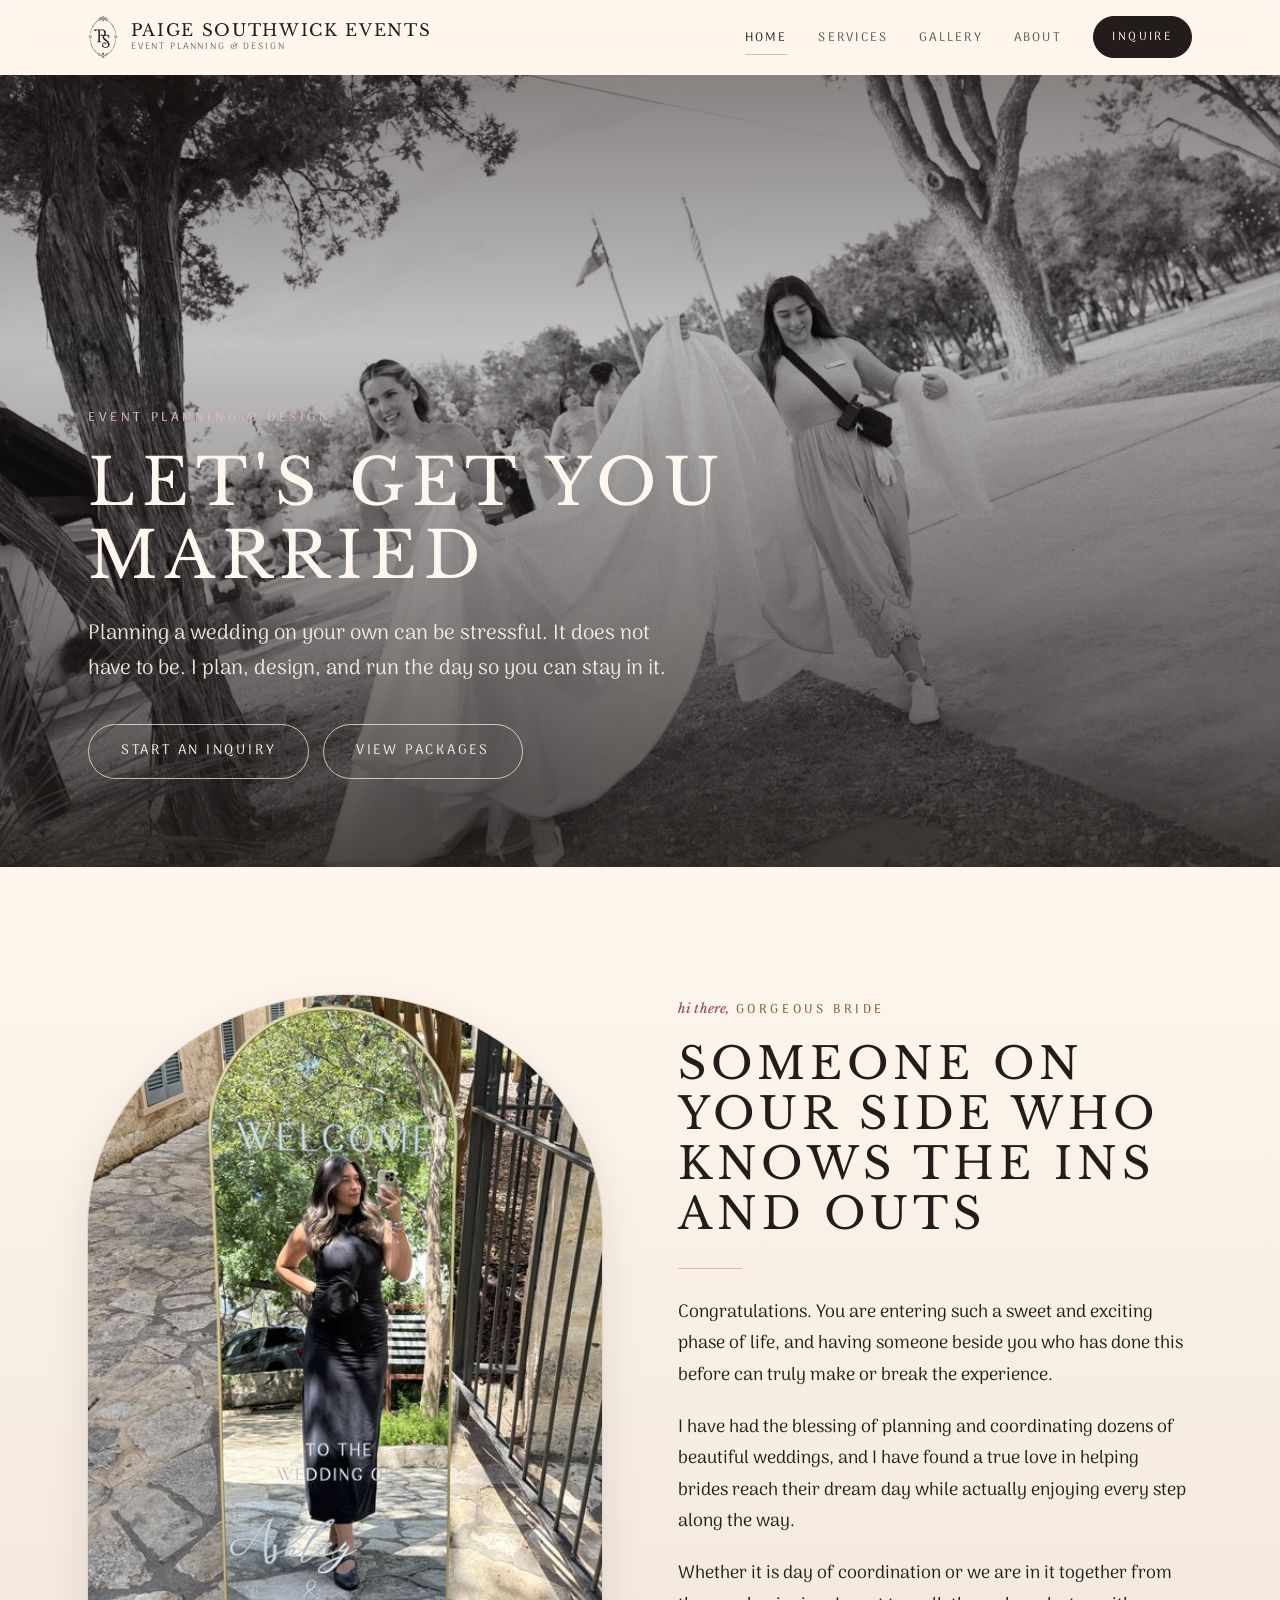
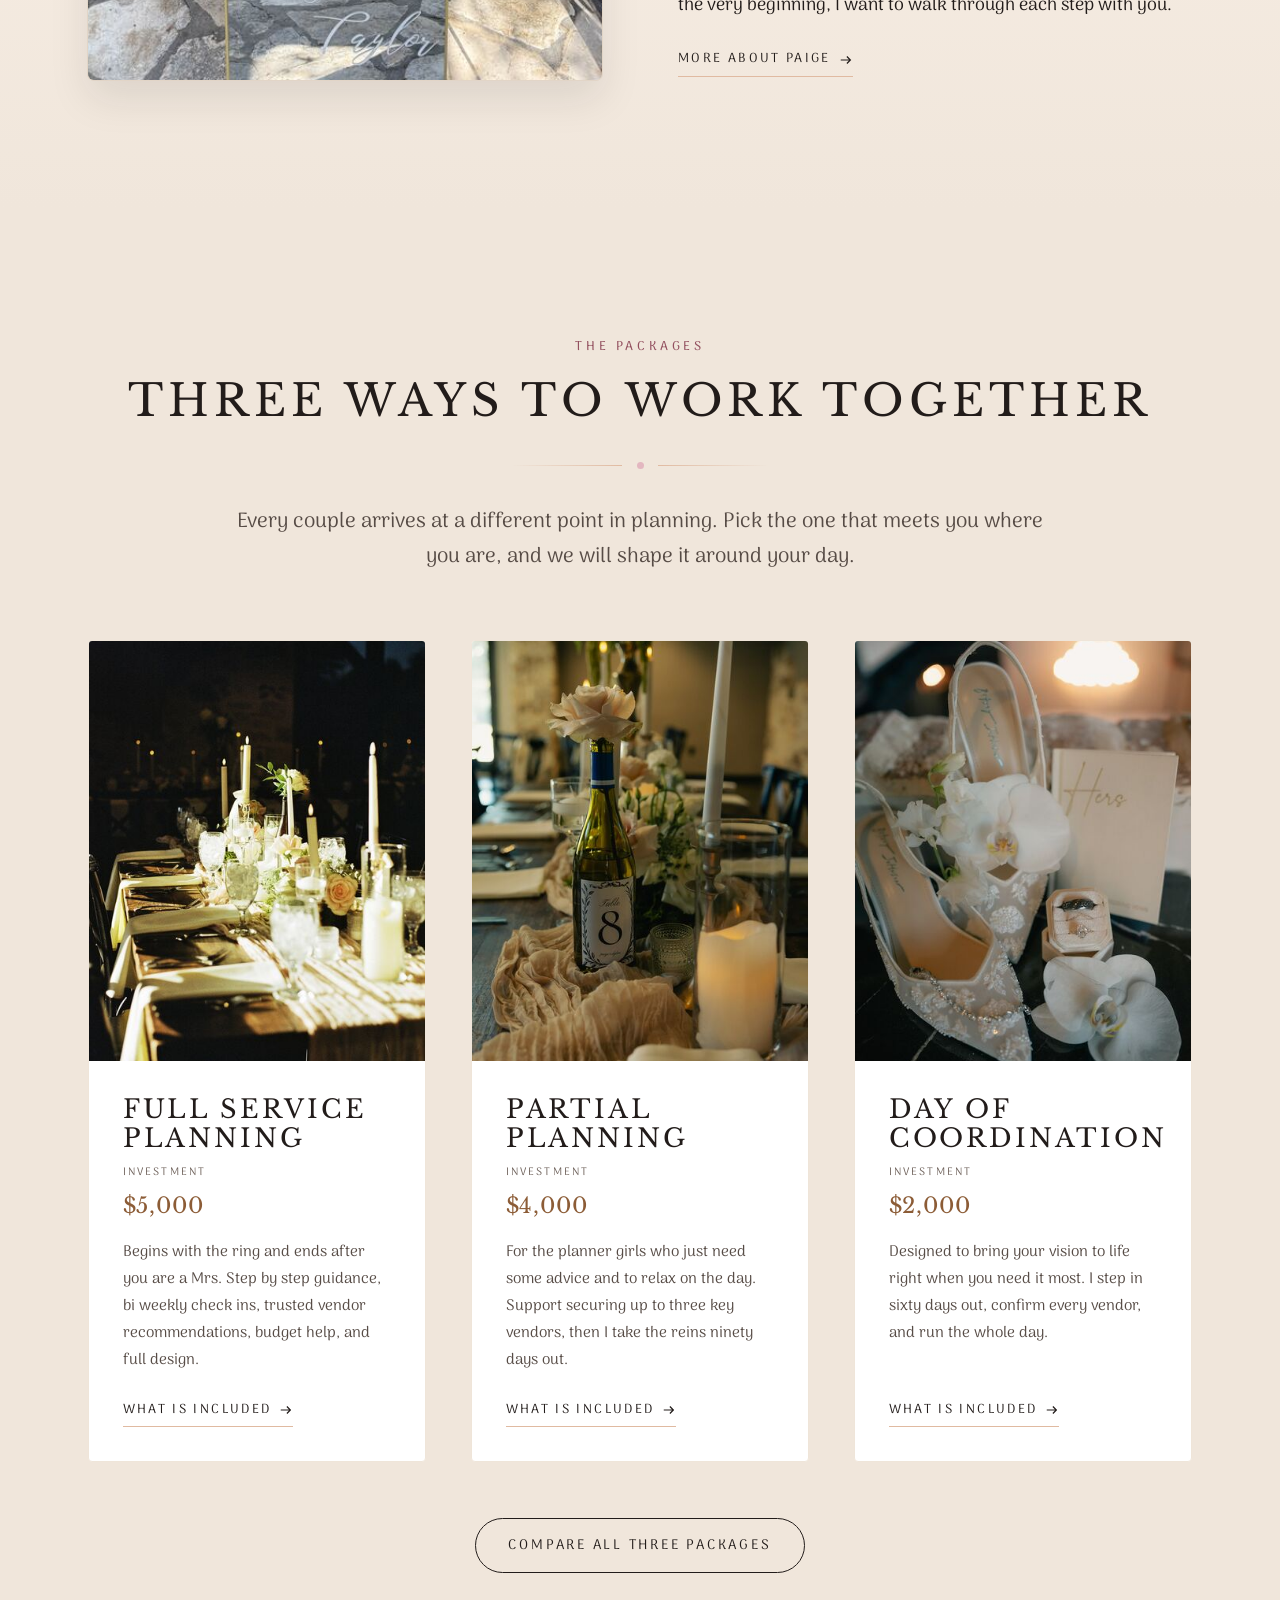
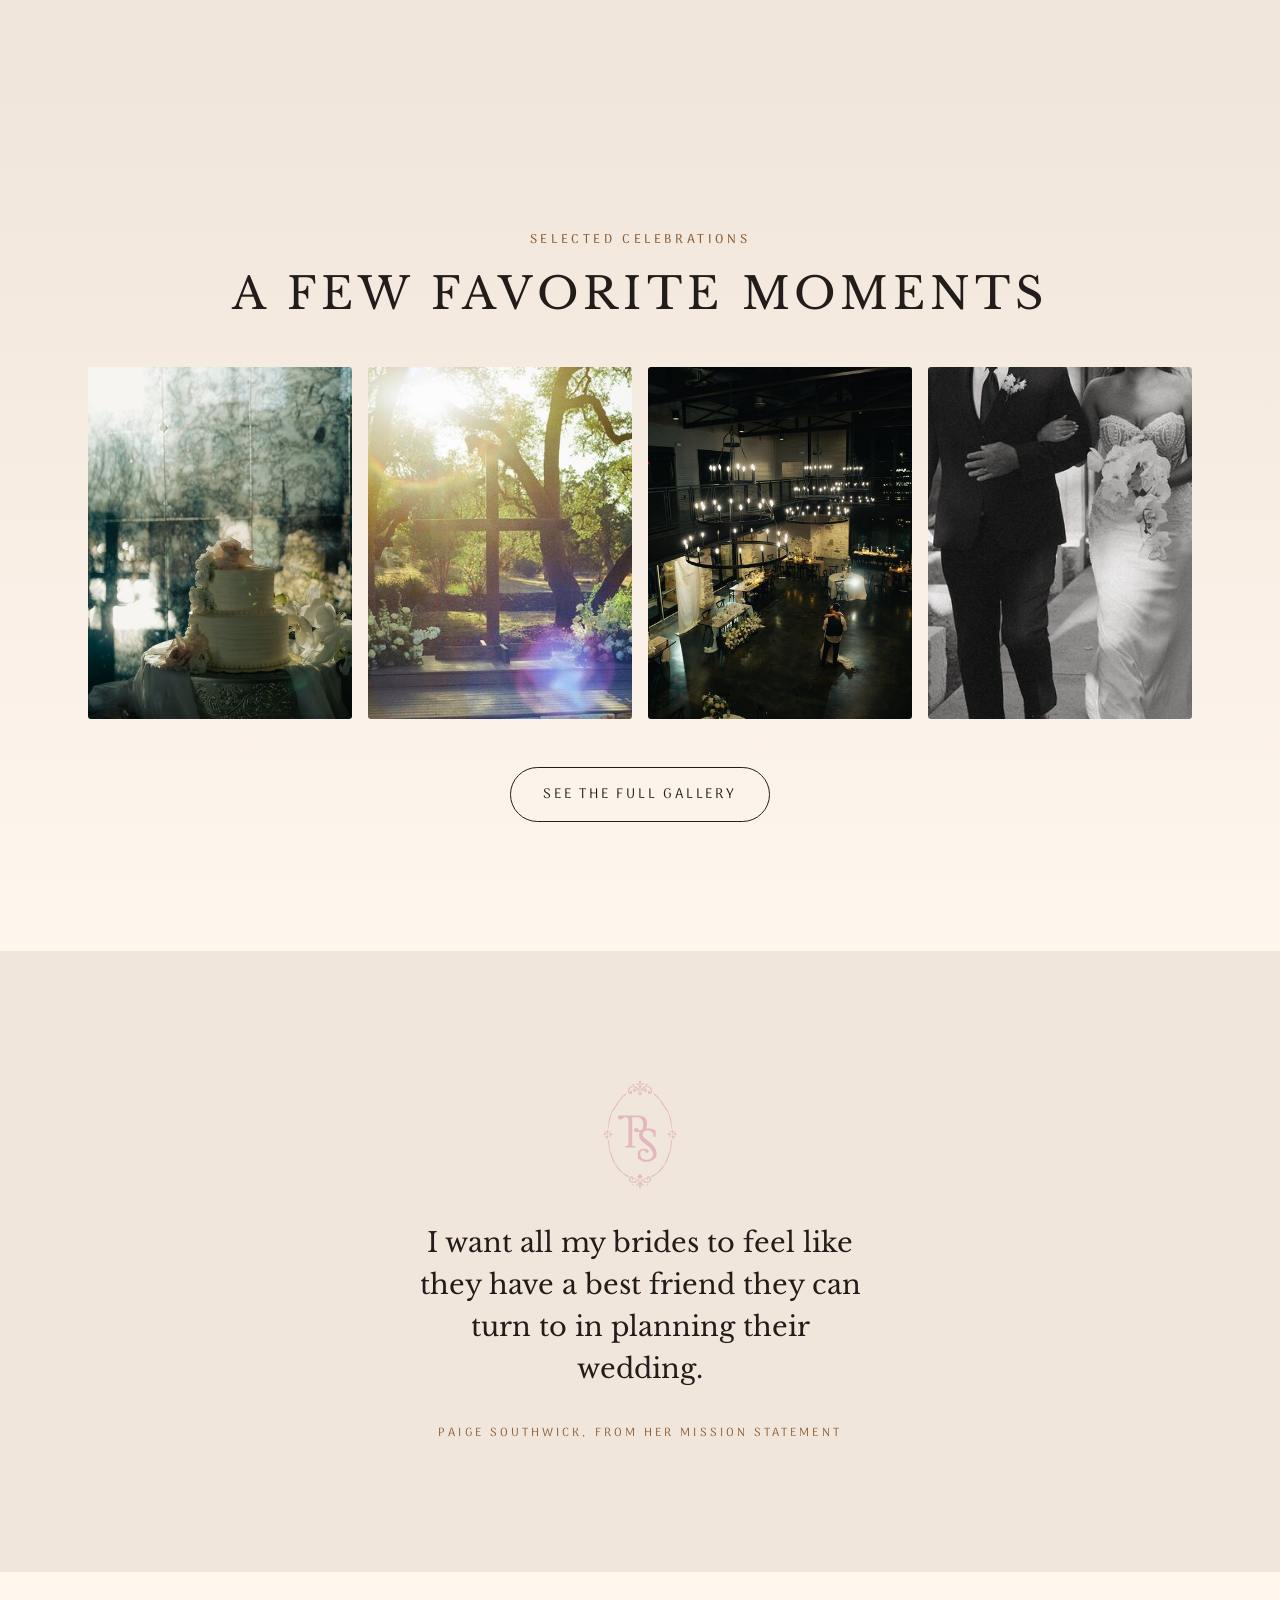
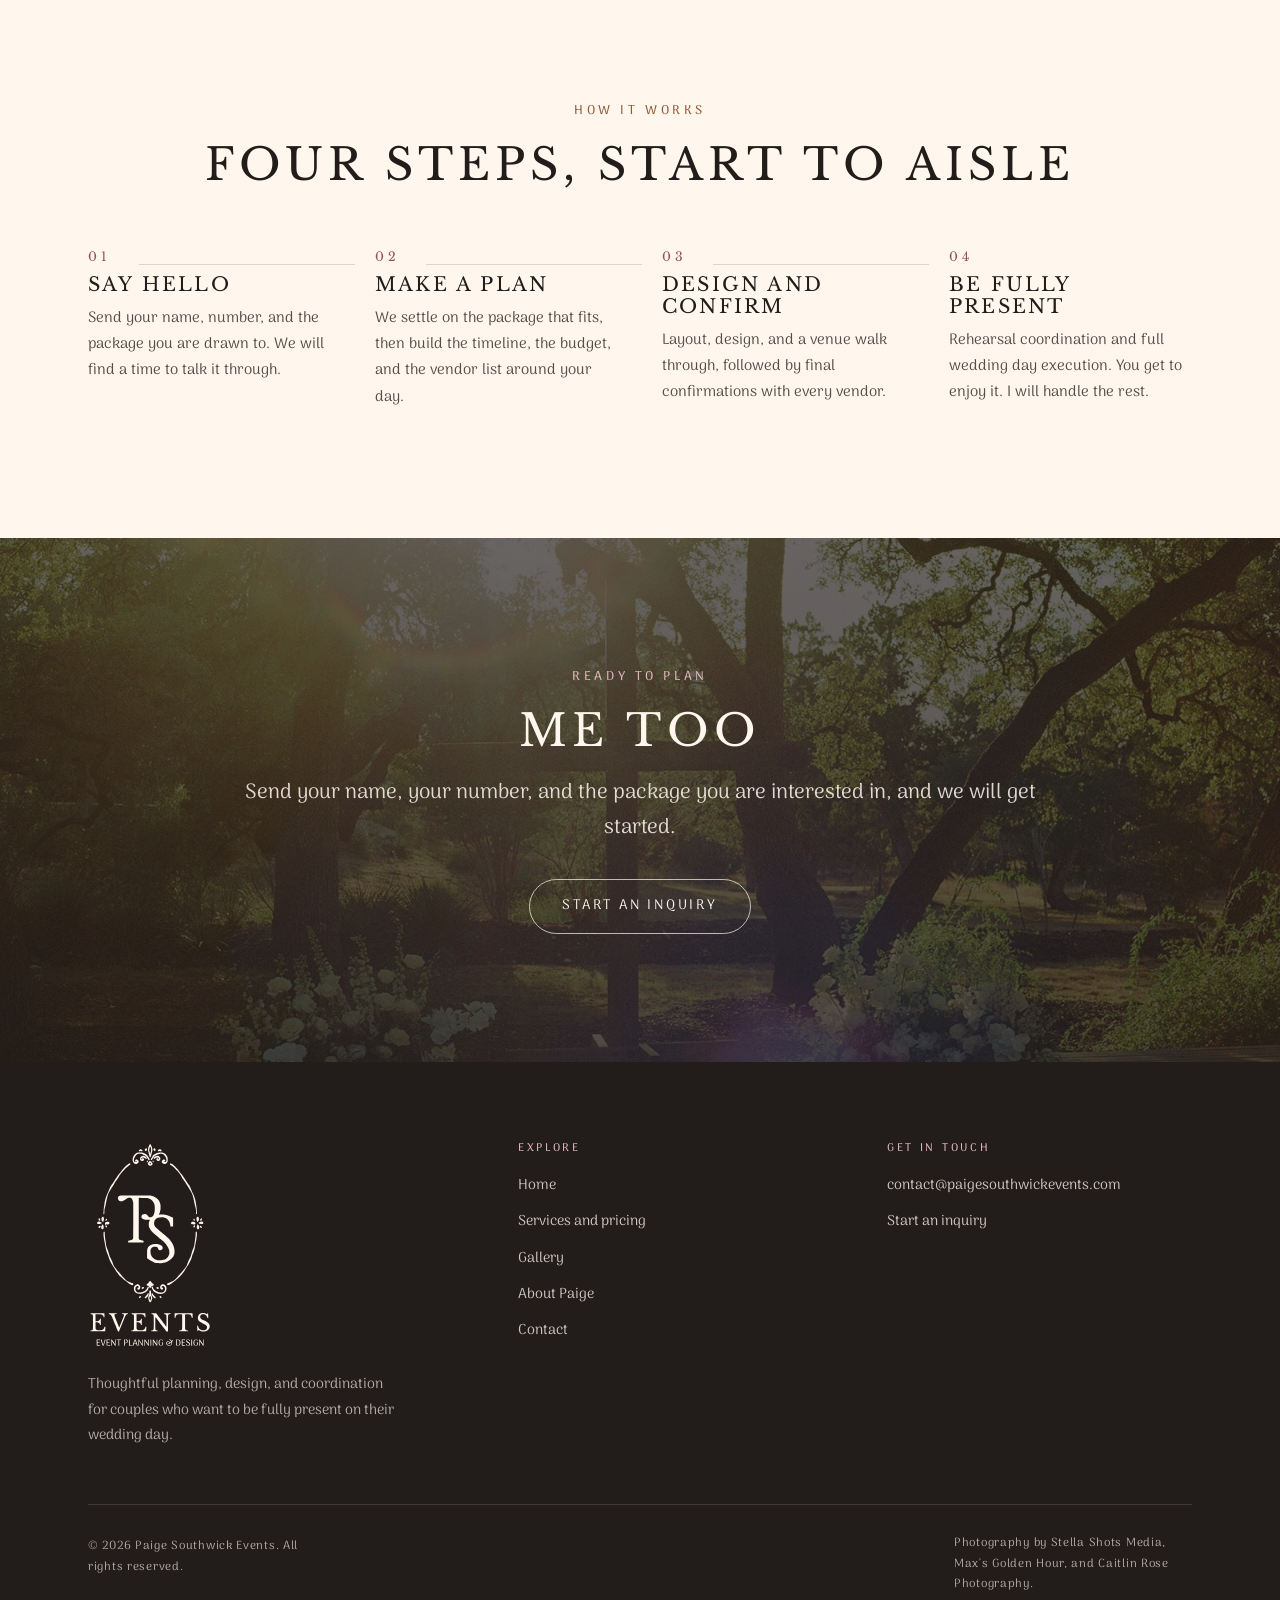
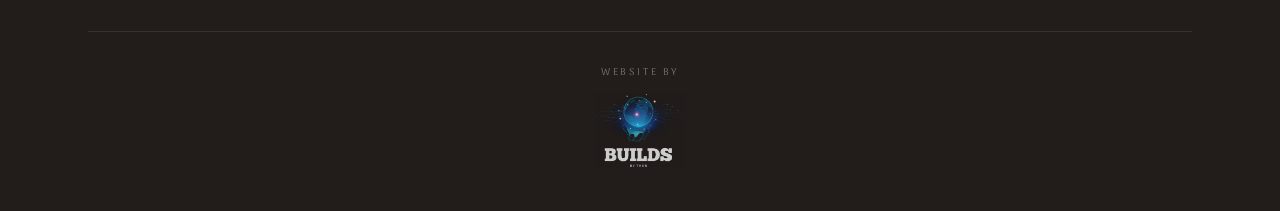
<file: index.html>
<!doctype html>
<html lang="en" class="no-js">
<head>
<meta charset="utf-8">
<meta name="viewport" content="width=device-width, initial-scale=1">
<title>Paige Southwick Events | Wedding Planning and Design</title>
<meta name="description" content="Wedding planning, design, and day of coordination with Paige Southwick. Full service, partial planning, and day of packages for couples who want to be fully present on their wedding day.">
<meta name="theme-color" content="#FFF6EE">
<link rel="canonical" href="https://paigesouthwickevents.com/">
<meta property="og:type" content="website">
<meta property="og:site_name" content="Paige Southwick Events">
<meta property="og:url" content="https://paigesouthwickevents.com/">
<meta property="og:title" content="Paige Southwick Events | Wedding Planning and Design">
<meta property="og:description" content="Wedding planning, design, and day of coordination for couples who want to be fully present on their wedding day.">
<meta property="og:image" content="https://paigesouthwickevents.com/assets/brand/og.png">
<meta property="og:image:width" content="1200">
<meta property="og:image:height" content="630">
<meta name="twitter:card" content="summary_large_image">
<link rel="icon" href="assets/brand/favicon.svg" type="image/svg+xml">
<link rel="alternate icon" href="assets/brand/favicon.ico" sizes="16x16 32x32 48x48">
<link rel="apple-touch-icon" href="assets/brand/apple-touch-icon.png">
<link rel="manifest" href="site.webmanifest">
<link rel="preconnect" href="https://fonts.googleapis.com">
<link rel="preconnect" href="https://fonts.gstatic.com" crossorigin>
<link rel="stylesheet" href="https://fonts.googleapis.com/css2?family=Arima:wght@300;400;500;600&amp;family=Libre+Baskerville:ital,wght@0,400;0,700;1,400&amp;display=swap">
<link rel="stylesheet" href="css/styles.css">
<script>document.documentElement.classList.remove('no-js');</script>
</head>
<body>
<a class="skip-link" href="#main">Skip to content</a>

<header class="site-header">
  <div class="wrap site-header__inner">
    <a class="brand" href="index.html">
      <span class="brand__mark logo-mark" aria-hidden="true"></span>
      <span class="brand__text">
        <span class="brand__name">Paige Southwick Events</span>
        <span class="brand__tag">Event Planning &amp; Design</span>
      </span>
    </a>
    <button class="nav-toggle" type="button" aria-expanded="false" aria-controls="primary-nav" aria-label="Open menu">
      <span class="nav-toggle__bars" aria-hidden="true"></span>
    </button>
    <nav class="nav" id="primary-nav" aria-label="Primary">
      <ul class="nav__list">
        <li><a class="nav__link" href="index.html" aria-current="page">Home</a></li>
        <li><a class="nav__link" href="services.html">Services</a></li>
        <li><a class="nav__link" href="gallery.html">Gallery</a></li>
        <li><a class="nav__link" href="about.html">About</a></li>
      </ul>
      <a class="btn btn--sm nav__cta" href="contact.html">Inquire</a>
    </nav>
  </div>
</header>

<main id="main">

  <section class="hero hero--full">
    <img class="hero__media" src="assets/img/bride-train-bw-1600.jpg"
         srcset="assets/img/bride-train-bw-1000.jpg 1000w, assets/img/bride-train-bw-1600.jpg 1600w"
         sizes="100vw" width="1600" height="1201" fetchpriority="high"
         alt="Paige carrying the train of a bride's gown as she walks toward her ceremony">
    <span class="hero__scrim" aria-hidden="true"></span>
    <div class="wrap hero__inner">
      <p class="eyebrow hero__eyebrow">Event Planning &amp; Design</p>
      <h1 class="display h-xl hero__title">Let's get you married</h1>
      <p class="lede hero__lede">Planning a wedding on your own can be stressful. It does not have to be. I plan, design, and run the day so you can stay in it.</p>
      <div class="hero__actions">
        <a class="btn btn--light" href="contact.html">Start an inquiry</a>
        <a class="btn btn--light" href="services.html">View packages</a>
      </div>
    </div>
  </section>

  <section class="section blend-down">
    <div class="wrap split">
      <div class="split__media reveal">
        <div class="arch arch--framed" style="aspect-ratio: 3 / 4;">
          <img src="assets/img/paige-welcome-sign-1000.jpg"
               srcset="assets/img/paige-welcome-sign-640.jpg 640w, assets/img/paige-welcome-sign-1000.jpg 1000w"
               sizes="(max-width: 900px) 92vw, 44vw" width="1200" height="1600" loading="lazy"
               alt="Paige beside a mirrored wedding welcome sign at a stone venue entrance">
        </div>
      </div>
      <div class="split__body reveal" data-delay="1">
        <p class="eyebrow"><span class="script">hi there,</span> gorgeous bride</p>
        <h2 class="display h-lg">Someone on your side who knows the ins and outs</h2>
        <hr class="rule">
        <p>Congratulations. You are entering such a sweet and exciting phase of life, and having someone beside you who has done this before can truly make or break the experience.</p>
        <p>I have had the blessing of planning and coordinating dozens of beautiful weddings, and I have found a true love in helping brides reach their dream day while actually enjoying every step along the way.</p>
        <p>Whether it is day of coordination or we are in it together from the very beginning, I want to walk through each step with you.</p>
        <a class="link-arrow" href="about.html">
          More about Paige
          <svg viewBox="0 0 16 16" fill="none" stroke="currentColor" stroke-width="1.4" aria-hidden="true"><path d="M2 8h11M9 4l4 4-4 4"/></svg>
        </a>
      </div>
    </div>
  </section>

  <section class="section bg-cream" aria-labelledby="services-heading">
    <div class="wrap">
      <div class="center reveal">
        <p class="eyebrow eyebrow--blush">The packages</p>
        <h2 class="display h-lg" id="services-heading">Three ways to work together</h2>
        <div class="ornament" aria-hidden="true"><span></span></div>
        <p class="lede measure">Every couple arrives at a different point in planning. Pick the one that meets you where you are, and we will shape it around your day.</p>
      </div>

      <div class="grid grid--3" style="margin-top: clamp(2.5rem, 5vw, 4rem);">

        <article class="service-card reveal">
          <div class="service-card__media">
            <img src="assets/img/candlelit-head-table-640.jpg"
                 srcset="assets/img/candlelit-head-table-640.jpg 640w, assets/img/candlelit-head-table-1000.jpg 1000w"
                 sizes="(max-width: 620px) 92vw, (max-width: 900px) 46vw, 30vw" width="1061" height="1600" loading="lazy"
                 alt="A long reception table lit with taper candles and set with gold and ivory details">
          </div>
          <div class="service-card__body">
            <h3 class="display h-md service-card__title">Full Service Planning</h3>
            <p class="service-card__price"><small>Investment</small>$5,000</p>
            <p class="service-card__text">Begins with the ring and ends after you are a Mrs. Step by step guidance, bi weekly check ins, trusted vendor recommendations, budget help, and full design.</p>
            <a class="link-arrow service-card__link" href="services.html#full-service">
              What is included
              <svg viewBox="0 0 16 16" fill="none" stroke="currentColor" stroke-width="1.4" aria-hidden="true"><path d="M2 8h11M9 4l4 4-4 4"/></svg>
            </a>
          </div>
        </article>

        <article class="service-card reveal" data-delay="1">
          <div class="service-card__media">
            <img src="assets/img/reception-tablescape-640.jpg"
                 srcset="assets/img/reception-tablescape-640.jpg 640w, assets/img/reception-tablescape-1000.jpg 1000w"
                 sizes="(max-width: 620px) 92vw, (max-width: 900px) 46vw, 30vw" width="1067" height="1600" loading="lazy"
                 alt="A reception table with a gold runner, taper candles, and a numbered table sign">
          </div>
          <div class="service-card__body">
            <h3 class="display h-md service-card__title">Partial Planning</h3>
            <p class="service-card__price"><small>Investment</small>$4,000</p>
            <p class="service-card__text">For the planner girls who just need some advice and to relax on the day. Support securing up to three key vendors, then I take the reins ninety days out.</p>
            <a class="link-arrow service-card__link" href="services.html#partial">
              What is included
              <svg viewBox="0 0 16 16" fill="none" stroke="currentColor" stroke-width="1.4" aria-hidden="true"><path d="M2 8h11M9 4l4 4-4 4"/></svg>
            </a>
          </div>
        </article>

        <article class="service-card reveal" data-delay="2">
          <div class="service-card__media">
            <img src="assets/img/bridal-shoes-rings-640.jpg"
                 srcset="assets/img/bridal-shoes-rings-640.jpg 640w, assets/img/bridal-shoes-rings-1000.jpg 1000w"
                 sizes="(max-width: 620px) 92vw, (max-width: 900px) 46vw, 30vw" width="1067" height="1600" loading="lazy"
                 alt="Bridal heels, wedding rings, and white orchids styled for a detail photograph">
          </div>
          <div class="service-card__body">
            <h3 class="display h-md service-card__title">Day Of Coordination</h3>
            <p class="service-card__price"><small>Investment</small>$2,000</p>
            <p class="service-card__text">Designed to bring your vision to life right when you need it most. I step in sixty days out, confirm every vendor, and run the whole day.</p>
            <a class="link-arrow service-card__link" href="services.html#day-of">
              What is included
              <svg viewBox="0 0 16 16" fill="none" stroke="currentColor" stroke-width="1.4" aria-hidden="true"><path d="M2 8h11M9 4l4 4-4 4"/></svg>
            </a>
          </div>
        </article>

      </div>

      <div class="center reveal" style="margin-top: clamp(2.5rem, 5vw, 3.5rem);">
        <a class="btn btn--ghost" href="services.html">Compare all three packages</a>
      </div>
    </div>
  </section>

  <section class="section blend-up" aria-labelledby="work-heading">
    <div class="wrap">
      <div class="center reveal">
        <p class="eyebrow">Selected celebrations</p>
        <h2 class="display h-lg" id="work-heading">A few favorite moments</h2>
      </div>
      <div class="strip reveal" style="margin-top: clamp(2rem, 4vw, 3rem);">
        <button class="gallery__item" type="button" data-lightbox="assets/img/wedding-cake-orchids-1600.jpg" data-caption="Tiered wedding cake dressed with orchids">
          <img src="assets/img/wedding-cake-orchids-640.jpg" width="1067" height="1600" loading="lazy" alt="Tiered wedding cake dressed with white orchids beside a window">
          <span class="gallery__caption">The cake</span>
        </button>
        <button class="gallery__item" type="button" data-lightbox="assets/img/ceremony-arch-goldenhour-1600.jpg" data-caption="Ceremony arch in golden afternoon light">
          <img src="assets/img/ceremony-arch-goldenhour-640.jpg" width="1600" height="1061" loading="lazy" alt="Floral ceremony arch under oak trees in golden afternoon light">
          <span class="gallery__caption">The ceremony</span>
        </button>
        <button class="gallery__item" type="button" data-lightbox="assets/img/venue-reception-overview-1600.jpg" data-caption="Reception hall set and waiting for guests">
          <img src="assets/img/venue-reception-overview-640.jpg" width="1067" height="1600" loading="lazy" alt="Reception hall from above, tables set and chandeliers lit before guests arrive">
          <span class="gallery__caption">The room</span>
        </button>
        <button class="gallery__item" type="button" data-lightbox="assets/img/aisle-processional-bw-1600.jpg" data-caption="Walking down the aisle, photographed in black and white">
          <img src="assets/img/aisle-processional-bw-640.jpg" width="1067" height="712" loading="lazy" alt="A bride walking down the aisle on her father's arm, in black and white">
          <span class="gallery__caption">The walk</span>
        </button>
      </div>
      <div class="center reveal" style="margin-top: clamp(2rem, 4vw, 3rem);">
        <a class="btn btn--ghost" href="gallery.html">See the full gallery</a>
      </div>
    </div>
  </section>

  <section class="section quote-band">
    <div class="wrap">
      <span class="quote-band__mark logo-mark" aria-hidden="true"></span>
      <blockquote class="reveal">
        <p>I want all my brides to feel like they have a best friend they can turn to in planning their wedding.</p>
      </blockquote>
      <cite class="reveal" data-delay="1">Paige Southwick, from her mission statement</cite>
    </div>
  </section>

  <section class="section" aria-labelledby="process-heading">
    <div class="wrap">
      <div class="center reveal">
        <p class="eyebrow">How it works</p>
        <h2 class="display h-lg" id="process-heading">Four steps, start to aisle</h2>
      </div>
      <ol class="steps steps--4" style="margin-top: clamp(2.5rem, 5vw, 3.5rem);">
        <li class="step reveal">
          <h3 class="display h-sm step__title">Say hello</h3>
          <p class="step__text">Send your name, number, and the package you are drawn to. We will find a time to talk it through.</p>
        </li>
        <li class="step reveal" data-delay="1">
          <h3 class="display h-sm step__title">Make a plan</h3>
          <p class="step__text">We settle on the package that fits, then build the timeline, the budget, and the vendor list around your day.</p>
        </li>
        <li class="step reveal" data-delay="2">
          <h3 class="display h-sm step__title">Design and confirm</h3>
          <p class="step__text">Layout, design, and a venue walk through, followed by final confirmations with every vendor.</p>
        </li>
        <li class="step reveal" data-delay="3">
          <h3 class="display h-sm step__title">Be fully present</h3>
          <p class="step__text">Rehearsal coordination and full wedding day execution. You get to enjoy it. I will handle the rest.</p>
        </li>
      </ol>
    </div>
  </section>

  <section class="cta-band">
    <img class="cta-band__media" src="assets/img/ceremony-arch-goldenhour-1600.jpg"
         width="1600" height="1061" loading="lazy" alt="">
    <div class="wrap center">
      <p class="eyebrow">Ready to plan</p>
      <h2 class="display h-lg">Me too</h2>
      <p class="lede measure" style="margin-top: 1.25rem;">Send your name, your number, and the package you are interested in, and we will get started.</p>
      <div style="margin-top: 2rem;">
        <a class="btn btn--light" href="contact.html">Start an inquiry</a>
      </div>
    </div>
  </section>

</main>

<footer class="site-footer">
  <div class="wrap">
    <div class="site-footer__top">
      <div>
        <span class="site-footer__lockup logo-lockup" role="img" aria-label="PS Events, Event Planning and Design"></span>
        <p>Thoughtful planning, design, and coordination for couples who want to be fully present on their wedding day.</p>
      </div>
      <div>
        <h3>Explore</h3>
        <ul>
          <li><a href="index.html">Home</a></li>
          <li><a href="services.html">Services and pricing</a></li>
          <li><a href="gallery.html">Gallery</a></li>
          <li><a href="about.html">About Paige</a></li>
          <li><a href="contact.html">Contact</a></li>
        </ul>
      </div>
      <div>
        <h3>Get in touch</h3>
        <ul>
          <li><a href="mailto:contact@paigesouthwickevents.com?subject=Wedding%20inquiry">contact@paigesouthwickevents.com</a></li>
          <li><a href="contact.html">Start an inquiry</a></li>
        </ul>
      </div>
    </div>
    <div class="site-footer__bottom">
      <p>&copy; <span data-year>2026</span> Paige Southwick Events. All rights reserved.</p>
      <p class="site-footer__credit">Photography by Stella Shots Media, Max's Golden Hour, and Caitlin Rose Photography.</p>
    </div>
    <div class="footer-credit">
      <a class="footer-credit__link" href="https://buildsbythor.com/" target="_blank" rel="noopener noreferrer">
        <span class="footer-credit__label">Website by</span>
        <img class="footer-credit__logo" src="assets/brand/builds-by-thor.webp" alt="Builds by Thor" width="360" height="289" loading="lazy" decoding="async">
        <span class="sr-only">(opens in a new tab)</span>
      </a>
    </div>
  </div>
</footer>

<div class="lightbox" id="lightbox" role="dialog" aria-modal="true" aria-label="Photo viewer" aria-hidden="true">
  <button class="lightbox__btn lightbox__close" type="button" aria-label="Close photo viewer">
    <svg viewBox="0 0 20 20" fill="none" stroke="currentColor" stroke-width="1.5" aria-hidden="true"><path d="M4 4l12 12M16 4L4 16"/></svg>
  </button>
  <button class="lightbox__btn lightbox__prev" type="button" aria-label="Previous photo">
    <svg viewBox="0 0 20 20" fill="none" stroke="currentColor" stroke-width="1.5" aria-hidden="true"><path d="M12 3L5 10l7 7"/></svg>
  </button>
  <button class="lightbox__btn lightbox__next" type="button" aria-label="Next photo">
    <svg viewBox="0 0 20 20" fill="none" stroke="currentColor" stroke-width="1.5" aria-hidden="true"><path d="M8 3l7 7-7 7"/></svg>
  </button>
  <figure class="lightbox__figure">
    <img class="lightbox__img" alt="">
    <figcaption class="lightbox__caption">
      <span class="lightbox__caption-text"></span>
      <span class="lightbox__count"></span>
    </figcaption>
  </figure>
</div>

<script src="js/main.js" defer></script>
</body>
</html>
</file>
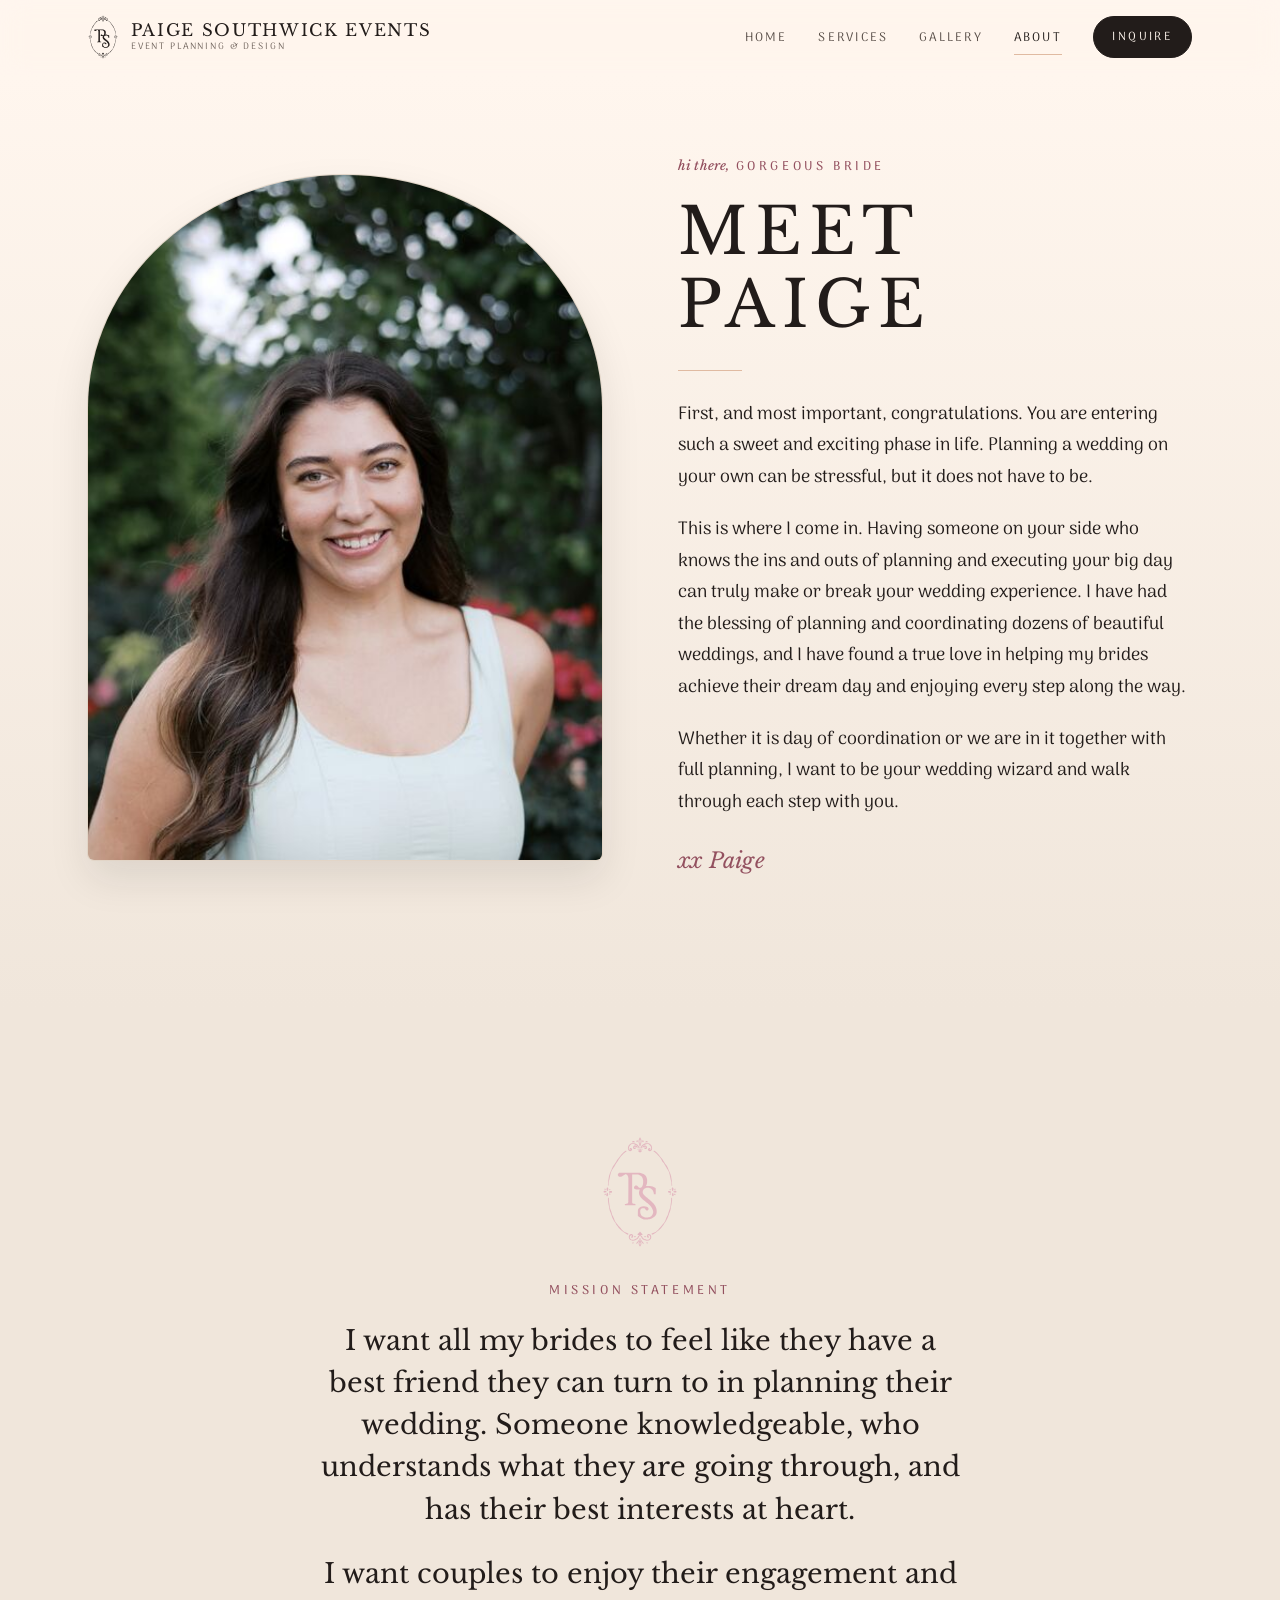
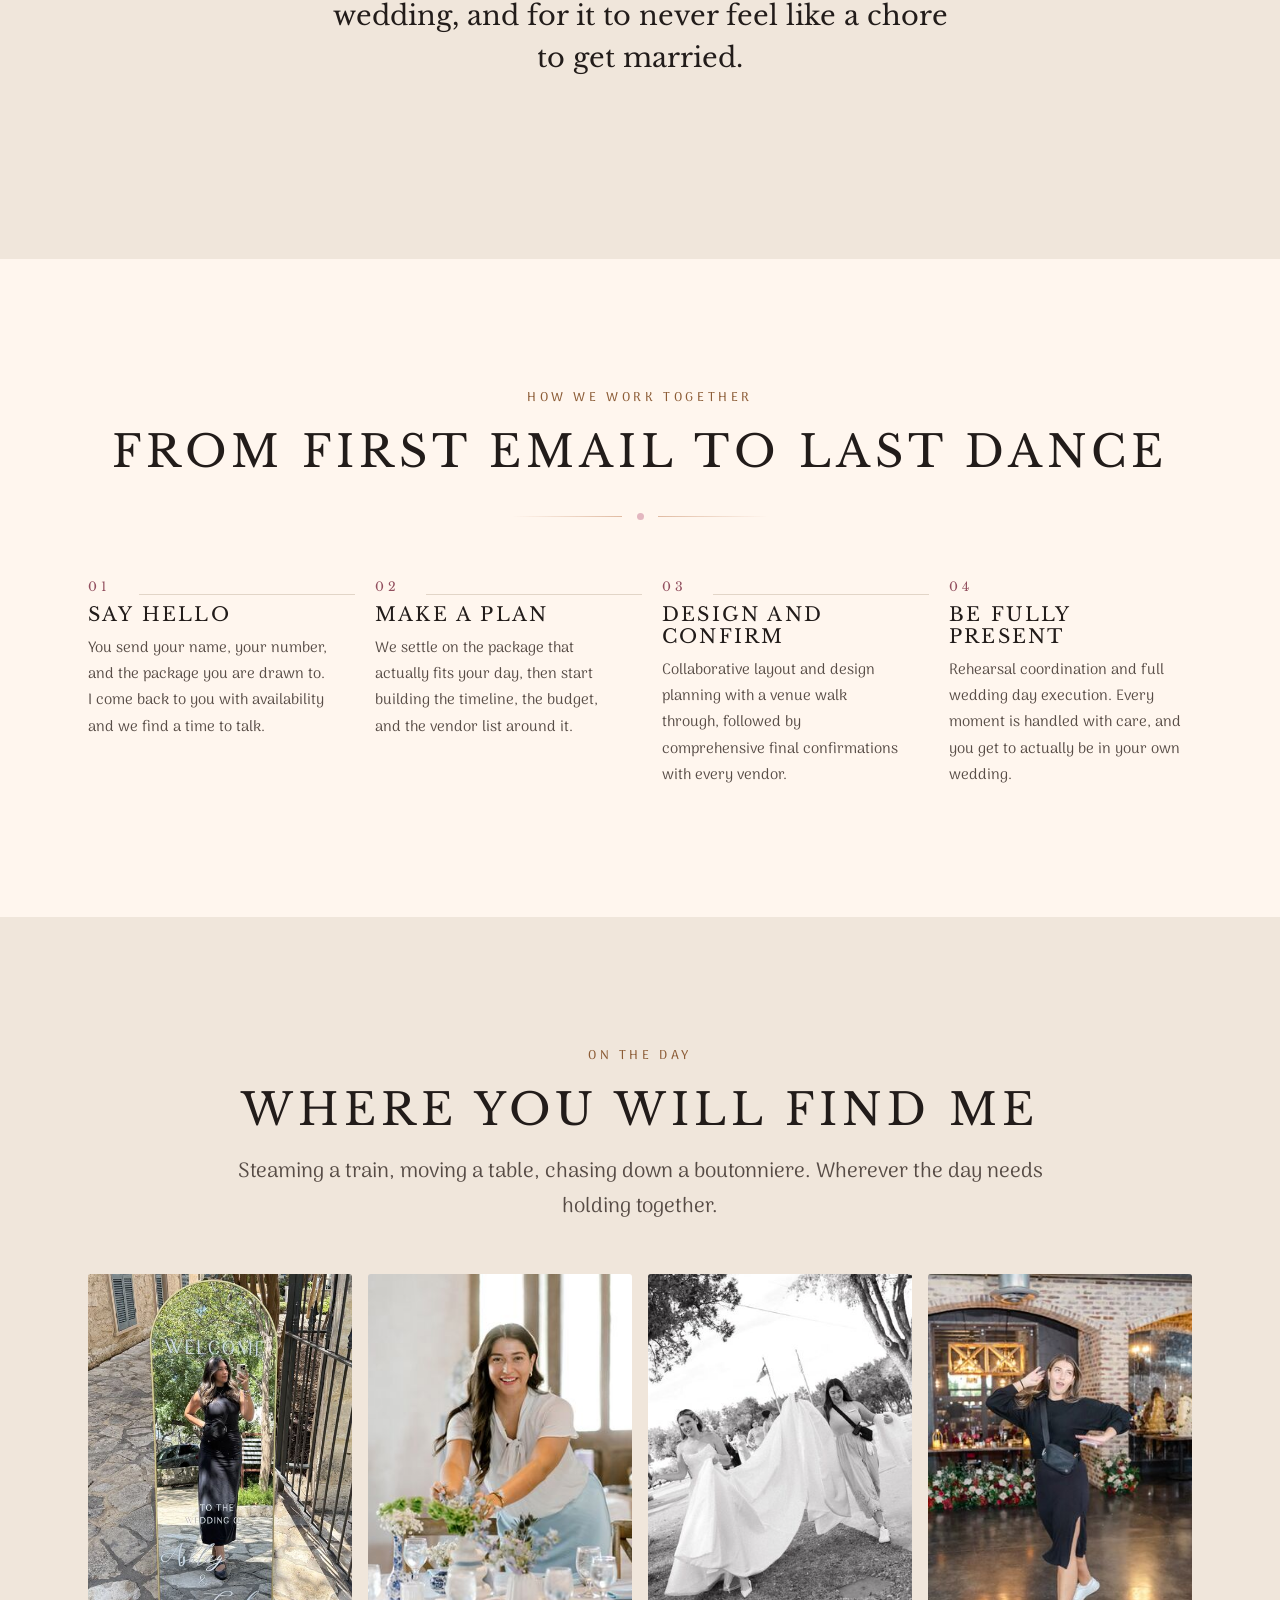
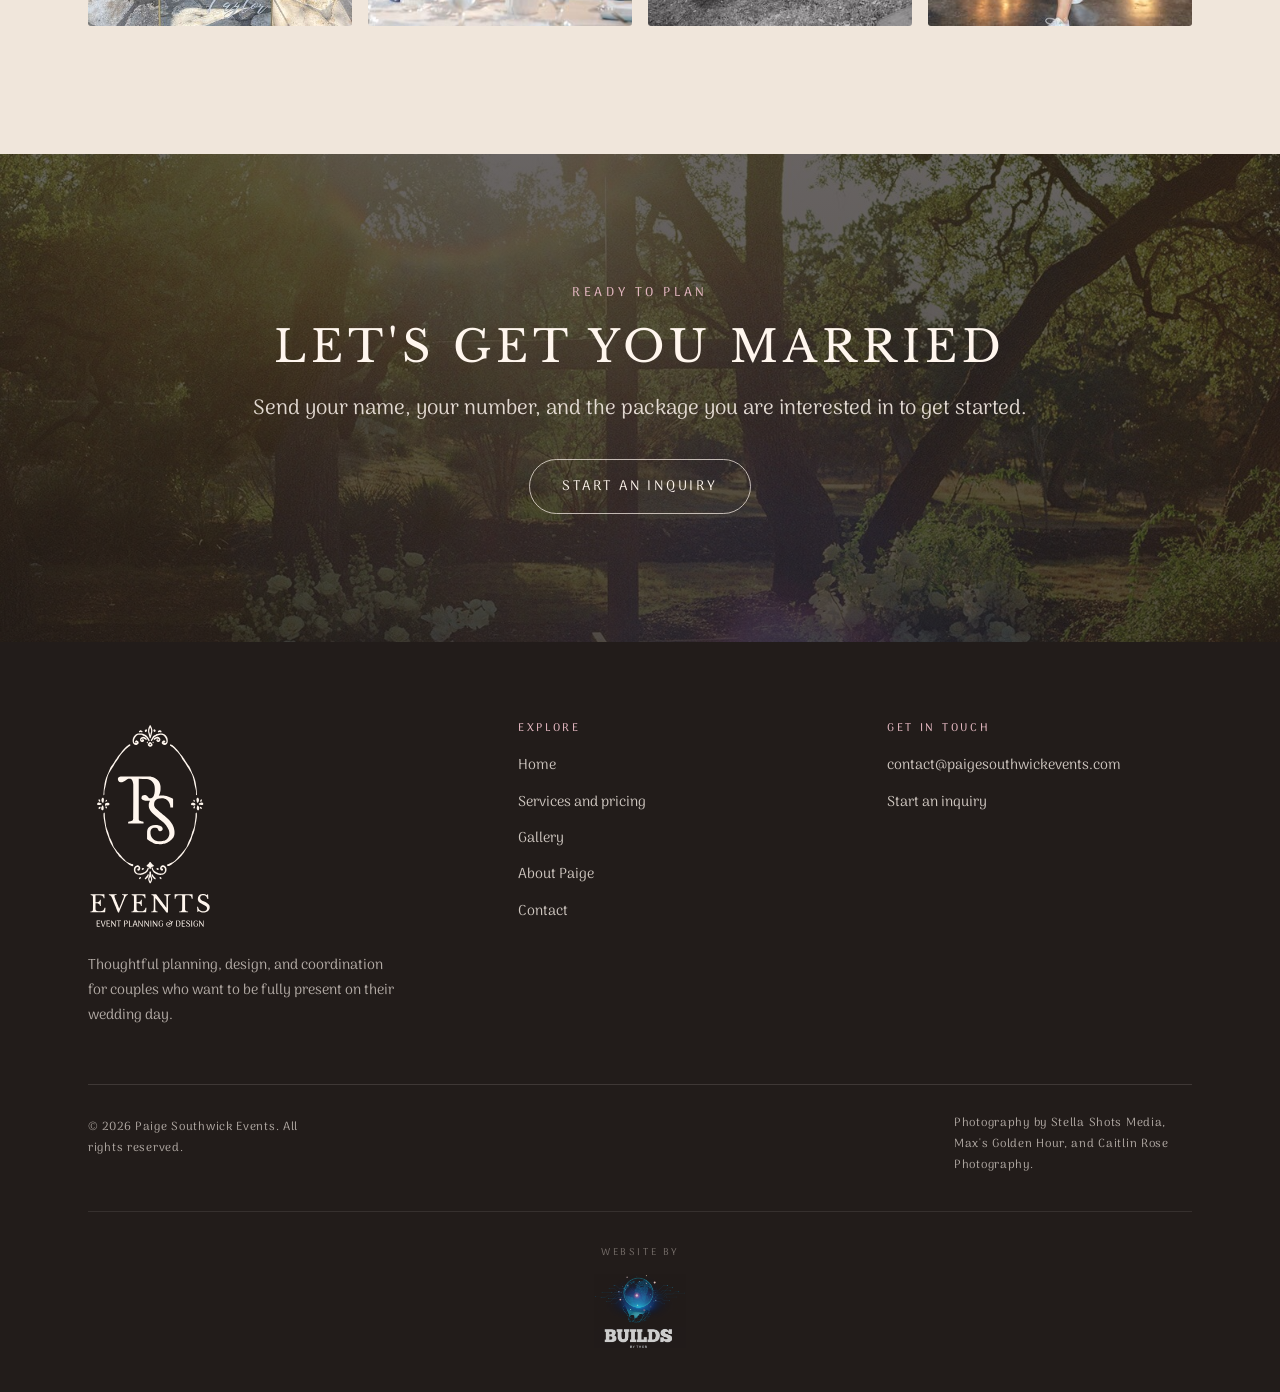
<file: about.html>
<!doctype html>
<html lang="en" class="no-js">
<head>
<meta charset="utf-8">
<meta name="viewport" content="width=device-width, initial-scale=1">
<title>About Paige | Paige Southwick Events</title>
<meta name="description" content="Meet Paige Southwick, the wedding planner behind PS Events, and read the mission statement behind how she works with every bride.">
<meta name="theme-color" content="#FFF6EE">
<link rel="canonical" href="https://paigesouthwickevents.com/about.html">
<meta property="og:type" content="website">
<meta property="og:site_name" content="Paige Southwick Events">
<meta property="og:url" content="https://paigesouthwickevents.com/about.html">
<meta property="og:title" content="About Paige | Paige Southwick Events">
<meta property="og:description" content="Meet Paige Southwick, the wedding planner behind PS Events, and read the mission statement behind how she works with every bride.">
<meta property="og:image" content="https://paigesouthwickevents.com/assets/brand/og.png">
<meta property="og:image:width" content="1200">
<meta property="og:image:height" content="630">
<meta name="twitter:card" content="summary_large_image">
<link rel="icon" href="assets/brand/favicon.svg" type="image/svg+xml">
<link rel="alternate icon" href="assets/brand/favicon.ico" sizes="16x16 32x32 48x48">
<link rel="apple-touch-icon" href="assets/brand/apple-touch-icon.png">
<link rel="manifest" href="site.webmanifest">
<link rel="preconnect" href="https://fonts.googleapis.com">
<link rel="preconnect" href="https://fonts.gstatic.com" crossorigin>
<link rel="stylesheet" href="https://fonts.googleapis.com/css2?family=Arima:wght@300;400;500;600&amp;family=Libre+Baskerville:ital,wght@0,400;0,700;1,400&amp;display=swap">
<link rel="stylesheet" href="css/styles.css">
<script>document.documentElement.classList.remove('no-js');</script>
</head>
<body>
<a class="skip-link" href="#main">Skip to content</a>

<header class="site-header">
  <div class="wrap site-header__inner">
    <a class="brand" href="index.html">
      <span class="brand__mark logo-mark" aria-hidden="true"></span>
      <span class="brand__text">
        <span class="brand__name">Paige Southwick Events</span>
        <span class="brand__tag">Event Planning &amp; Design</span>
      </span>
    </a>
    <button class="nav-toggle" type="button" aria-expanded="false" aria-controls="primary-nav" aria-label="Open menu">
      <span class="nav-toggle__bars" aria-hidden="true"></span>
    </button>
    <nav class="nav" id="primary-nav" aria-label="Primary">
      <ul class="nav__list">
        <li><a class="nav__link" href="index.html">Home</a></li>
        <li><a class="nav__link" href="services.html">Services</a></li>
        <li><a class="nav__link" href="gallery.html">Gallery</a></li>
        <li><a class="nav__link" href="about.html" aria-current="page">About</a></li>
      </ul>
      <a class="btn btn--sm nav__cta" href="contact.html">Inquire</a>
    </nav>
  </div>
</header>

<main id="main">
  <section class="section blend-down" style="padding-top: clamp(3rem, 7vw, 5rem);">
    <div class="wrap split">
      <div class="split__media reveal">
        <div class="arch arch--framed" style="aspect-ratio: 3 / 4;">
          <img src="assets/img/paige-portrait-1000.jpg"
               srcset="assets/img/paige-portrait-640.jpg 640w, assets/img/paige-portrait-1000.jpg 1000w"
               sizes="(max-width: 900px) 92vw, 44vw" width="1200" height="1600" fetchpriority="high"
               alt="Portrait of Paige Southwick smiling outdoors in front of greenery">
        </div>
      </div>
      <div class="split__body reveal" data-delay="1">
        <p class="eyebrow eyebrow--blush"><span class="script">hi there,</span> gorgeous bride</p>
        <h1 class="display h-xl">Meet Paige</h1>
        <hr class="rule">
        <p>First, and most important, congratulations. You are entering such a sweet and exciting phase in life. Planning a wedding on your own can be stressful, but it does not have to be.</p>
        <p>This is where I come in. Having someone on your side who knows the ins and outs of planning and executing your big day can truly make or break your wedding experience. I have had the blessing of planning and coordinating dozens of beautiful weddings, and I have found a true love in helping my brides achieve their dream day and enjoying every step along the way.</p>
        <p>Whether it is day of coordination or we are in it together with full planning, I want to be your wedding wizard and walk through each step with you.</p>
        <p class="script" style="font-size: 1.35rem; margin-top: 1.5rem;">xx Paige</p>
      </div>
    </div>
  </section>

  <section class="section quote-band quote-band--wide">
    <div class="wrap">
      <span class="quote-band__mark logo-mark" aria-hidden="true"></span>
      <p class="eyebrow eyebrow--blush center">Mission statement</p>
      <blockquote class="reveal">
        <p>I want all my brides to feel like they have a best friend they can turn to in planning their wedding. Someone knowledgeable, who understands what they are going through, and has their best interests at heart.</p>
        <p>I want couples to enjoy their engagement and wedding, and for it to never feel like a chore to get married.</p>
      </blockquote>
      <cite class="reveal" data-delay="1">Paige Southwick</cite>
    </div>
  </section>

  <section class="section" aria-labelledby="process-heading">
    <div class="wrap">
      <div class="center reveal">
        <p class="eyebrow">How we work together</p>
        <h2 class="display h-lg" id="process-heading">From first email to last dance</h2>
        <div class="ornament" aria-hidden="true"><span></span></div>
      </div>
      <ol class="steps steps--4" style="margin-top: clamp(2.5rem, 5vw, 3.5rem);">
        <li class="step reveal">
          <h3 class="display h-sm step__title">Say hello</h3>
          <p class="step__text">You send your name, your number, and the package you are drawn to. I come back to you with availability and we find a time to talk.</p>
        </li>
        <li class="step reveal" data-delay="1">
          <h3 class="display h-sm step__title">Make a plan</h3>
          <p class="step__text">We settle on the package that actually fits your day, then start building the timeline, the budget, and the vendor list around it.</p>
        </li>
        <li class="step reveal" data-delay="2">
          <h3 class="display h-sm step__title">Design and confirm</h3>
          <p class="step__text">Collaborative layout and design planning with a venue walk through, followed by comprehensive final confirmations with every vendor.</p>
        </li>
        <li class="step reveal" data-delay="3">
          <h3 class="display h-sm step__title">Be fully present</h3>
          <p class="step__text">Rehearsal coordination and full wedding day execution. Every moment is handled with care, and you get to actually be in your own wedding.</p>
        </li>
      </ol>
    </div>
  </section>

  <section class="section bg-cream" aria-labelledby="onsite-heading">
    <div class="wrap">
      <div class="center reveal">
        <p class="eyebrow">On the day</p>
        <h2 class="display h-lg" id="onsite-heading">Where you will find me</h2>
        <p class="lede measure" style="margin-top: 1.25rem;">Steaming a train, moving a table, chasing down a boutonniere. Wherever the day needs holding together.</p>
      </div>
      <div class="strip reveal" style="margin-top: clamp(2rem, 4vw, 3rem);">
        <button class="gallery__item" type="button" data-lightbox="assets/img/paige-welcome-sign-1600.jpg" data-caption="Paige beside a mirrored welcome sign at a stone venue entrance">
          <img src="assets/img/paige-welcome-sign-640.jpg" width="1200" height="1600" loading="lazy" alt="Paige beside a mirrored wedding welcome sign at a stone venue entrance">
          <span class="gallery__caption">On site</span>
        </button>
        <button class="gallery__item" type="button" data-lightbox="assets/img/paige-styling-tablescape-1600.jpg" data-caption="Paige styling a reception table with blue and white china">
          <img src="assets/img/paige-styling-tablescape-640.jpg" width="1170" height="746" loading="lazy" alt="Paige placing flowers on a reception table set with blue and white china">
          <span class="gallery__caption">Styling</span>
        </button>
        <button class="gallery__item" type="button" data-lightbox="assets/img/bride-train-bw-1600.jpg" data-caption="Carrying a bride's train on the way to her ceremony">
          <img src="assets/img/bride-train-bw-640.jpg" width="1600" height="1201" loading="lazy" alt="Paige carrying the train of a bride's gown as she walks toward her ceremony">
          <span class="gallery__caption">Carrying the train</span>
        </button>
        <button class="gallery__item" type="button" data-lightbox="assets/img/paige-at-reception-1600.jpg" data-caption="Paige in a reception hall with brick arches and florals">
          <img src="assets/img/paige-at-reception-640.jpg" width="1600" height="1066" loading="lazy" alt="Paige in a reception hall with brick arches and red and white florals behind her">
          <span class="gallery__caption">Reception ready</span>
        </button>
      </div>
    </div>
  </section>

  <section class="cta-band">
    <img class="cta-band__media" src="assets/img/ceremony-arch-goldenhour-1600.jpg" width="1600" height="1061" loading="lazy" alt="">
    <div class="wrap center">
      <p class="eyebrow">Ready to plan</p>
      <h2 class="display h-lg">Let's get you married</h2>
      <p class="lede measure" style="margin-top: 1.25rem;">Send your name, your number, and the package you are interested in to get started.</p>
      <div style="margin-top: 2rem;">
        <a class="btn btn--light" href="contact.html">Start an inquiry</a>
      </div>
    </div>
  </section>

</main>

<footer class="site-footer">
  <div class="wrap">
    <div class="site-footer__top">
      <div>
        <span class="site-footer__lockup logo-lockup" role="img" aria-label="PS Events, Event Planning and Design"></span>
        <p>Thoughtful planning, design, and coordination for couples who want to be fully present on their wedding day.</p>
      </div>
      <div>
        <h3>Explore</h3>
        <ul>
          <li><a href="index.html">Home</a></li>
          <li><a href="services.html">Services and pricing</a></li>
          <li><a href="gallery.html">Gallery</a></li>
          <li><a href="about.html">About Paige</a></li>
          <li><a href="contact.html">Contact</a></li>
        </ul>
      </div>
      <div>
        <h3>Get in touch</h3>
        <ul>
          <li><a href="mailto:contact@paigesouthwickevents.com?subject=Wedding%20inquiry">contact@paigesouthwickevents.com</a></li>
          <li><a href="contact.html">Start an inquiry</a></li>
        </ul>
      </div>
    </div>
    <div class="site-footer__bottom">
      <p>&copy; <span data-year>2026</span> Paige Southwick Events. All rights reserved.</p>
      <p class="site-footer__credit">Photography by Stella Shots Media, Max's Golden Hour, and Caitlin Rose Photography.</p>
    </div>
    <div class="footer-credit">
      <a class="footer-credit__link" href="https://buildsbythor.com/" target="_blank" rel="noopener noreferrer">
        <span class="footer-credit__label">Website by</span>
        <img class="footer-credit__logo" src="assets/brand/builds-by-thor.webp" alt="Builds by Thor" width="360" height="289" loading="lazy" decoding="async">
        <span class="sr-only">(opens in a new tab)</span>
      </a>
    </div>
  </div>
</footer>

<div class="lightbox" id="lightbox" role="dialog" aria-modal="true" aria-label="Photo viewer" aria-hidden="true">
  <button class="lightbox__btn lightbox__close" type="button" aria-label="Close photo viewer">
    <svg viewBox="0 0 20 20" fill="none" stroke="currentColor" stroke-width="1.5" aria-hidden="true"><path d="M4 4l12 12M16 4L4 16"/></svg>
  </button>
  <button class="lightbox__btn lightbox__prev" type="button" aria-label="Previous photo">
    <svg viewBox="0 0 20 20" fill="none" stroke="currentColor" stroke-width="1.5" aria-hidden="true"><path d="M12 3L5 10l7 7"/></svg>
  </button>
  <button class="lightbox__btn lightbox__next" type="button" aria-label="Next photo">
    <svg viewBox="0 0 20 20" fill="none" stroke="currentColor" stroke-width="1.5" aria-hidden="true"><path d="M8 3l7 7-7 7"/></svg>
  </button>
  <figure class="lightbox__figure">
    <img class="lightbox__img" alt="">
    <figcaption class="lightbox__caption">
      <span class="lightbox__caption-text"></span>
      <span class="lightbox__count"></span>
    </figcaption>
  </figure>
</div>

<script src="js/main.js" defer></script>
</body>
</html>
</file>
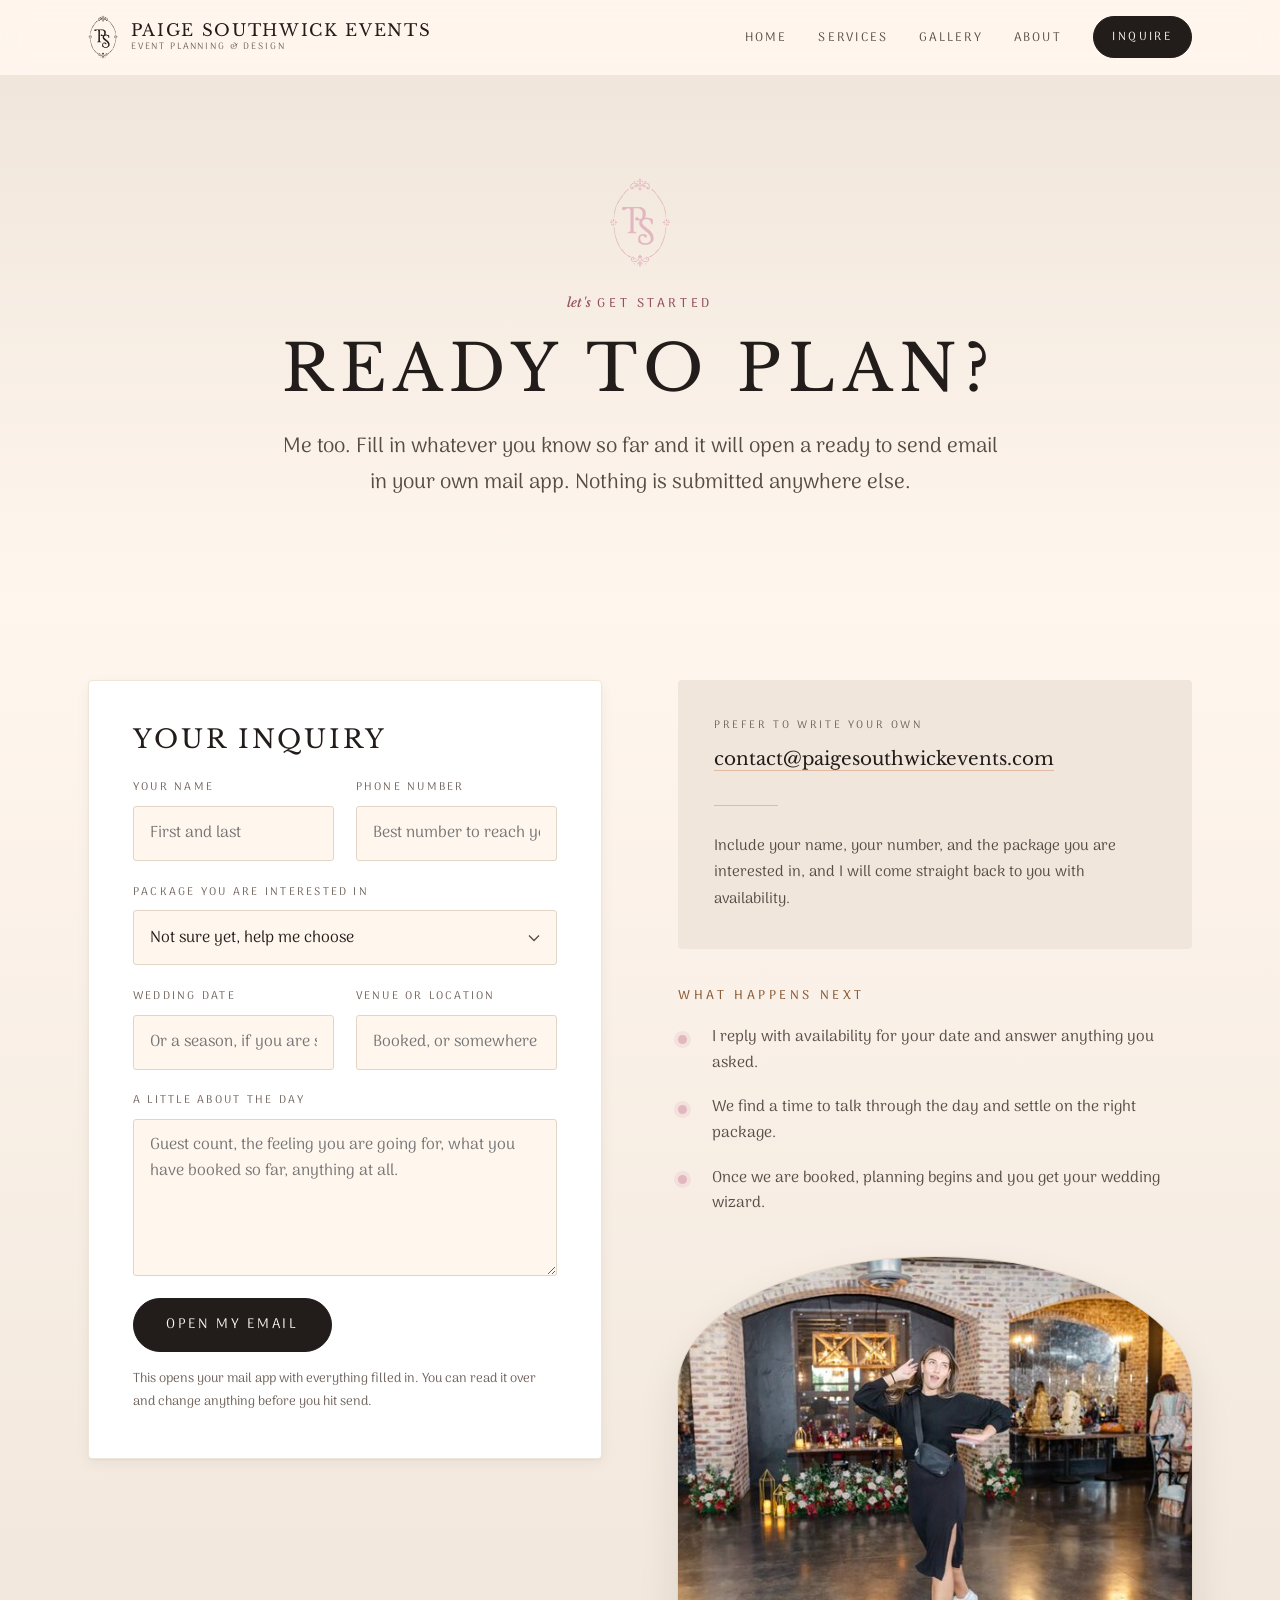
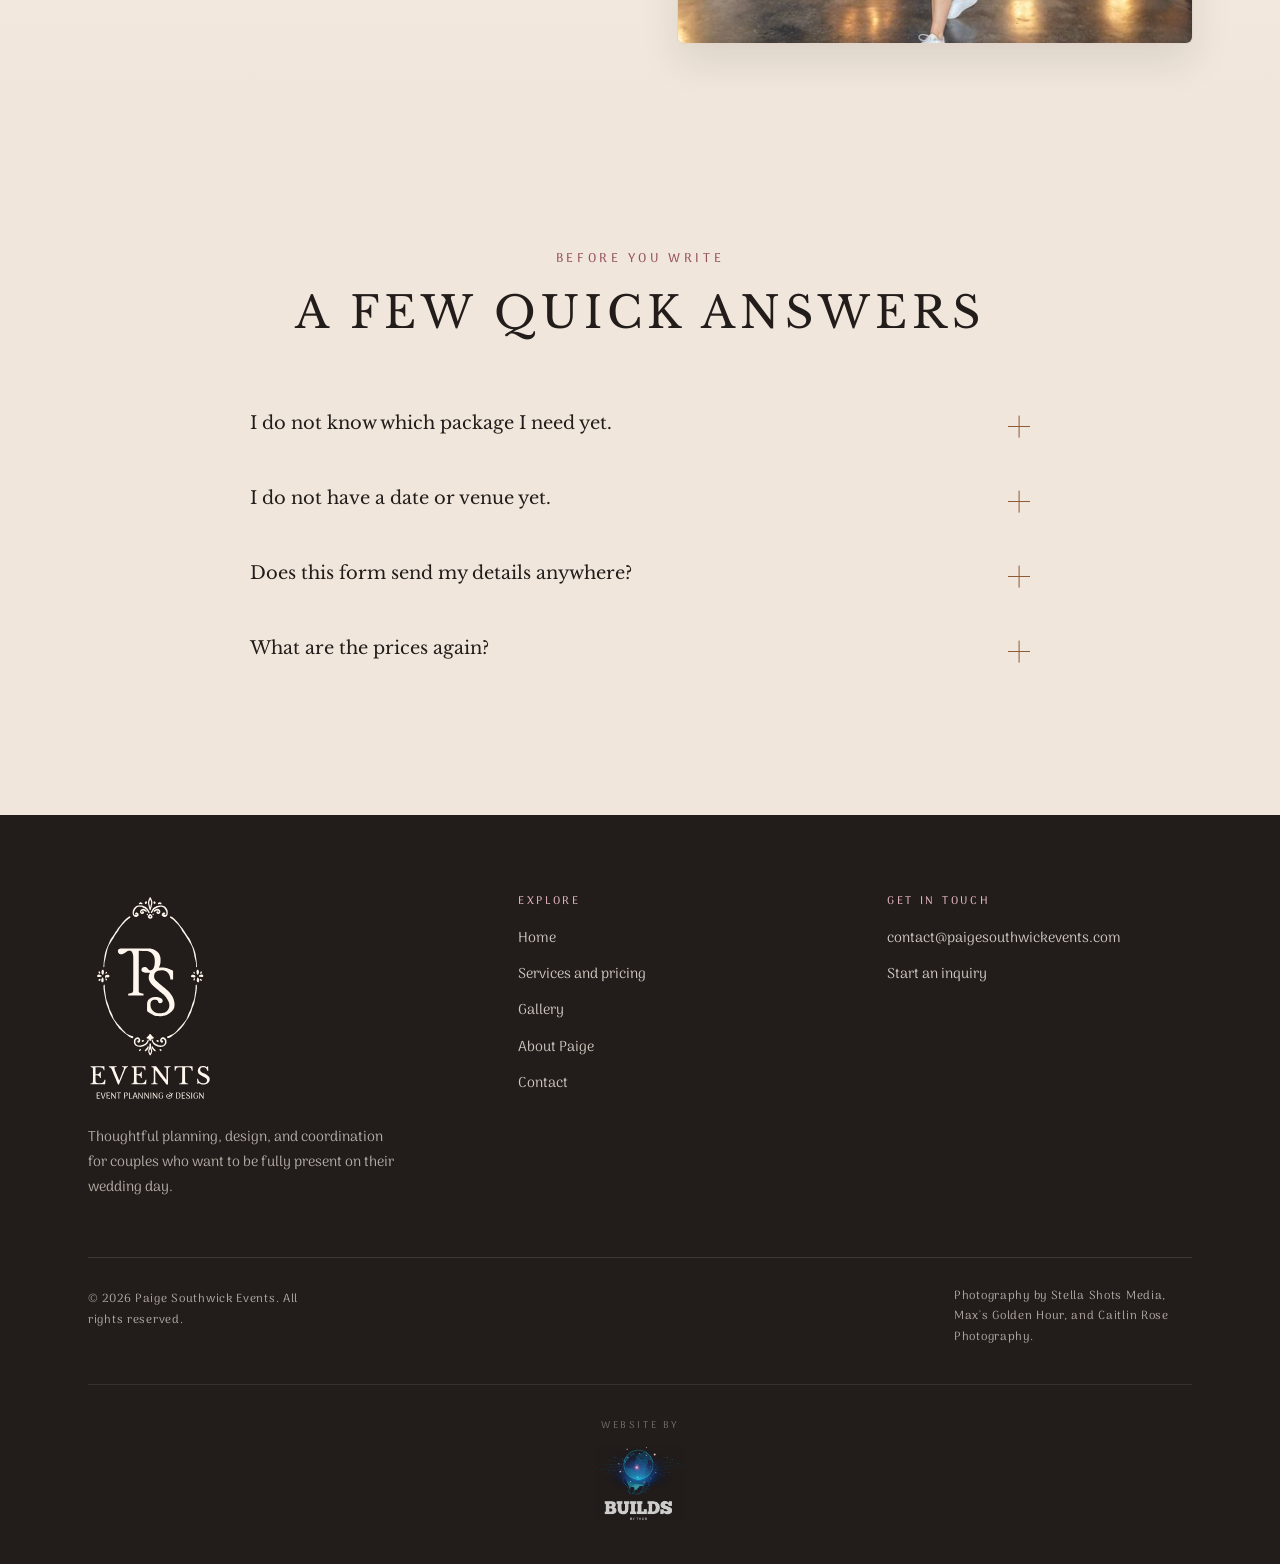
<file: contact.html>
<!doctype html>
<html lang="en" class="no-js">
<head>
<meta charset="utf-8">
<meta name="viewport" content="width=device-width, initial-scale=1">
<title>Contact | Paige Southwick Events</title>
<meta name="description" content="Start a wedding planning inquiry with Paige Southwick. Send your name, number, and the package you are interested in.">
<meta name="theme-color" content="#FFF6EE">
<link rel="canonical" href="https://paigesouthwickevents.com/contact.html">
<meta property="og:type" content="website">
<meta property="og:site_name" content="Paige Southwick Events">
<meta property="og:url" content="https://paigesouthwickevents.com/contact.html">
<meta property="og:title" content="Contact | Paige Southwick Events">
<meta property="og:description" content="Start a wedding planning inquiry with Paige Southwick. Send your name, number, and the package you are interested in.">
<meta property="og:image" content="https://paigesouthwickevents.com/assets/brand/og.png">
<meta property="og:image:width" content="1200">
<meta property="og:image:height" content="630">
<meta name="twitter:card" content="summary_large_image">
<link rel="icon" href="assets/brand/favicon.svg" type="image/svg+xml">
<link rel="alternate icon" href="assets/brand/favicon.ico" sizes="16x16 32x32 48x48">
<link rel="apple-touch-icon" href="assets/brand/apple-touch-icon.png">
<link rel="manifest" href="site.webmanifest">
<link rel="preconnect" href="https://fonts.googleapis.com">
<link rel="preconnect" href="https://fonts.gstatic.com" crossorigin>
<link rel="stylesheet" href="https://fonts.googleapis.com/css2?family=Arima:wght@300;400;500;600&amp;family=Libre+Baskerville:ital,wght@0,400;0,700;1,400&amp;display=swap">
<link rel="stylesheet" href="css/styles.css">
<script>document.documentElement.classList.remove('no-js');</script>
</head>
<body>
<a class="skip-link" href="#main">Skip to content</a>

<header class="site-header">
  <div class="wrap site-header__inner">
    <a class="brand" href="index.html">
      <span class="brand__mark logo-mark" aria-hidden="true"></span>
      <span class="brand__text">
        <span class="brand__name">Paige Southwick Events</span>
        <span class="brand__tag">Event Planning &amp; Design</span>
      </span>
    </a>
    <button class="nav-toggle" type="button" aria-expanded="false" aria-controls="primary-nav" aria-label="Open menu">
      <span class="nav-toggle__bars" aria-hidden="true"></span>
    </button>
    <nav class="nav" id="primary-nav" aria-label="Primary">
      <ul class="nav__list">
        <li><a class="nav__link" href="index.html">Home</a></li>
        <li><a class="nav__link" href="services.html">Services</a></li>
        <li><a class="nav__link" href="gallery.html">Gallery</a></li>
        <li><a class="nav__link" href="about.html">About</a></li>
      </ul>
      <a class="btn btn--sm nav__cta" href="contact.html" aria-current="page">Inquire</a>
    </nav>
  </div>
</header>

<main id="main">
  <section class="page-hero">
    <div class="wrap">
      <span class="page-hero__mark logo-mark" aria-hidden="true"></span>
      <p class="eyebrow eyebrow--blush"><span class="script">let's</span> get started</p>
      <h1 class="display h-xl page-hero__title">Ready to plan?</h1>
      <p class="lede page-hero__lede">Me too. Fill in whatever you know so far and it will open a ready to send email in your own mail app. Nothing is submitted anywhere else.</p>
    </div>
  </section>

  <section class="section section--tight blend-down">
    <div class="wrap split split--top">

      <div class="reveal">
        <form class="inquiry" id="inquiry-form" data-recipient="contact@paigesouthwickevents.com" novalidate>
          <h2 class="display h-md" style="margin-bottom: 1.5rem;">Your inquiry</h2>

          <div class="field-row">
            <div class="field">
              <label for="f-name">Your name</label>
              <input type="text" id="f-name" name="name" autocomplete="name" placeholder="First and last">
            </div>
            <div class="field">
              <label for="f-phone">Phone number</label>
              <input type="tel" id="f-phone" name="phone" autocomplete="tel" placeholder="Best number to reach you">
            </div>
          </div>

          <div class="field">
            <label for="f-package">Package you are interested in</label>
            <select id="f-package" name="package">
              <option value="">Not sure yet, help me choose</option>
              <option value="Full Service Planning">Full Service Planning, $5,000</option>
              <option value="Partial Planning">Partial Planning, $4,000</option>
              <option value="Day Of Coordination">Day Of Coordination, $2,000</option>
            </select>
          </div>

          <div class="field-row">
            <div class="field">
              <label for="f-date">Wedding date</label>
              <input type="text" id="f-date" name="date" placeholder="Or a season, if you are still deciding">
            </div>
            <div class="field">
              <label for="f-venue">Venue or location</label>
              <input type="text" id="f-venue" name="venue" placeholder="Booked, or somewhere in mind">
            </div>
          </div>

          <div class="field">
            <label for="f-notes">A little about the day</label>
            <textarea id="f-notes" name="notes" rows="5" placeholder="Guest count, the feeling you are going for, what you have booked so far, anything at all."></textarea>
          </div>

          <div class="inquiry__actions">
            <button class="btn" type="submit">Open my email</button>
            <p class="inquiry__hint">This opens your mail app with everything filled in. You can read it over and change anything before you hit send.</p>
          </div>
          <a id="inquiry-preview" class="sr-only" href="mailto:contact@paigesouthwickevents.com">Send the inquiry by email</a>
        </form>
      </div>

      <div class="reveal" data-delay="1">
        <div class="contact-card">
          <p class="contact-card__label">Prefer to write your own</p>
          <a href="mailto:contact@paigesouthwickevents.com?subject=Wedding%20inquiry">contact@paigesouthwickevents.com</a>
          <hr class="rule">
          <p style="font-size: .95rem; color: var(--ink-soft);">Include your name, your number, and the package you are interested in, and I will come straight back to you with availability.</p>
        </div>

        <div style="margin-top: clamp(1.5rem, 3vw, 2.25rem);">
          <p class="eyebrow">What happens next</p>
          <ol class="feature-list" style="list-style: none; margin-top: 1rem;">
            <li>I reply with availability for your date and answer anything you asked.</li>
            <li>We find a time to talk through the day and settle on the right package.</li>
            <li>Once we are booked, planning begins and you get your wedding wizard.</li>
          </ol>
        </div>

        <div class="arch arch--framed" style="aspect-ratio: 4 / 3; margin-top: clamp(1.75rem, 4vw, 2.5rem);">
          <img src="assets/img/paige-at-reception-1000.jpg"
               srcset="assets/img/paige-at-reception-640.jpg 640w, assets/img/paige-at-reception-1000.jpg 1000w"
               sizes="(max-width: 900px) 92vw, 44vw" width="1600" height="1066" loading="lazy"
               alt="Paige in a reception hall with brick arches and red and white florals behind her">
        </div>
      </div>

    </div>
  </section>

  <section class="section bg-cream" aria-labelledby="contact-faq-heading">
    <div class="wrap">
      <div class="center reveal">
        <p class="eyebrow eyebrow--blush">Before you write</p>
        <h2 class="display h-lg" id="contact-faq-heading">A few quick answers</h2>
      </div>
      <div class="faq reveal" style="margin-top: clamp(2rem, 4vw, 3rem);">
        <details class="faq__item">
          <summary class="faq__q">I do not know which package I need yet.<span class="faq__icon" aria-hidden="true"></span></summary>
          <div class="faq__a"><p>That is completely fine. Leave the package field as it is and tell me where you are in planning. Helping you work that out is part of the job.</p></div>
        </details>
        <details class="faq__item">
          <summary class="faq__q">I do not have a date or venue yet.<span class="faq__icon" aria-hidden="true"></span></summary>
          <div class="faq__a"><p>Still worth reaching out. Put a season or a rough month in the date field and we will go from there. Full Service Planning is built for exactly this stage.</p></div>
        </details>
        <details class="faq__item">
          <summary class="faq__q">Does this form send my details anywhere?<span class="faq__icon" aria-hidden="true"></span></summary>
          <div class="faq__a"><p>No. Everything stays in your browser. The button simply opens a draft email in your own mail app, addressed to me, with what you typed already written out. Nothing is sent until you send it.</p></div>
        </details>
        <details class="faq__item">
          <summary class="faq__q">What are the prices again?<span class="faq__icon" aria-hidden="true"></span></summary>
          <div class="faq__a"><p>Full Service Planning is $5,000, Partial Planning is $4,000, and Day Of Coordination is $2,000. The <a href="services.html">services page</a> breaks down exactly what is included in each.</p></div>
        </details>
      </div>
    </div>
  </section>

</main>

<footer class="site-footer">
  <div class="wrap">
    <div class="site-footer__top">
      <div>
        <span class="site-footer__lockup logo-lockup" role="img" aria-label="PS Events, Event Planning and Design"></span>
        <p>Thoughtful planning, design, and coordination for couples who want to be fully present on their wedding day.</p>
      </div>
      <div>
        <h3>Explore</h3>
        <ul>
          <li><a href="index.html">Home</a></li>
          <li><a href="services.html">Services and pricing</a></li>
          <li><a href="gallery.html">Gallery</a></li>
          <li><a href="about.html">About Paige</a></li>
          <li><a href="contact.html">Contact</a></li>
        </ul>
      </div>
      <div>
        <h3>Get in touch</h3>
        <ul>
          <li><a href="mailto:contact@paigesouthwickevents.com?subject=Wedding%20inquiry">contact@paigesouthwickevents.com</a></li>
          <li><a href="contact.html">Start an inquiry</a></li>
        </ul>
      </div>
    </div>
    <div class="site-footer__bottom">
      <p>&copy; <span data-year>2026</span> Paige Southwick Events. All rights reserved.</p>
      <p class="site-footer__credit">Photography by Stella Shots Media, Max's Golden Hour, and Caitlin Rose Photography.</p>
    </div>
    <div class="footer-credit">
      <a class="footer-credit__link" href="https://buildsbythor.com/" target="_blank" rel="noopener noreferrer">
        <span class="footer-credit__label">Website by</span>
        <img class="footer-credit__logo" src="assets/brand/builds-by-thor.webp" alt="Builds by Thor" width="360" height="289" loading="lazy" decoding="async">
        <span class="sr-only">(opens in a new tab)</span>
      </a>
    </div>
  </div>
</footer>

<script src="js/main.js" defer></script>
</body>
</html>
</file>
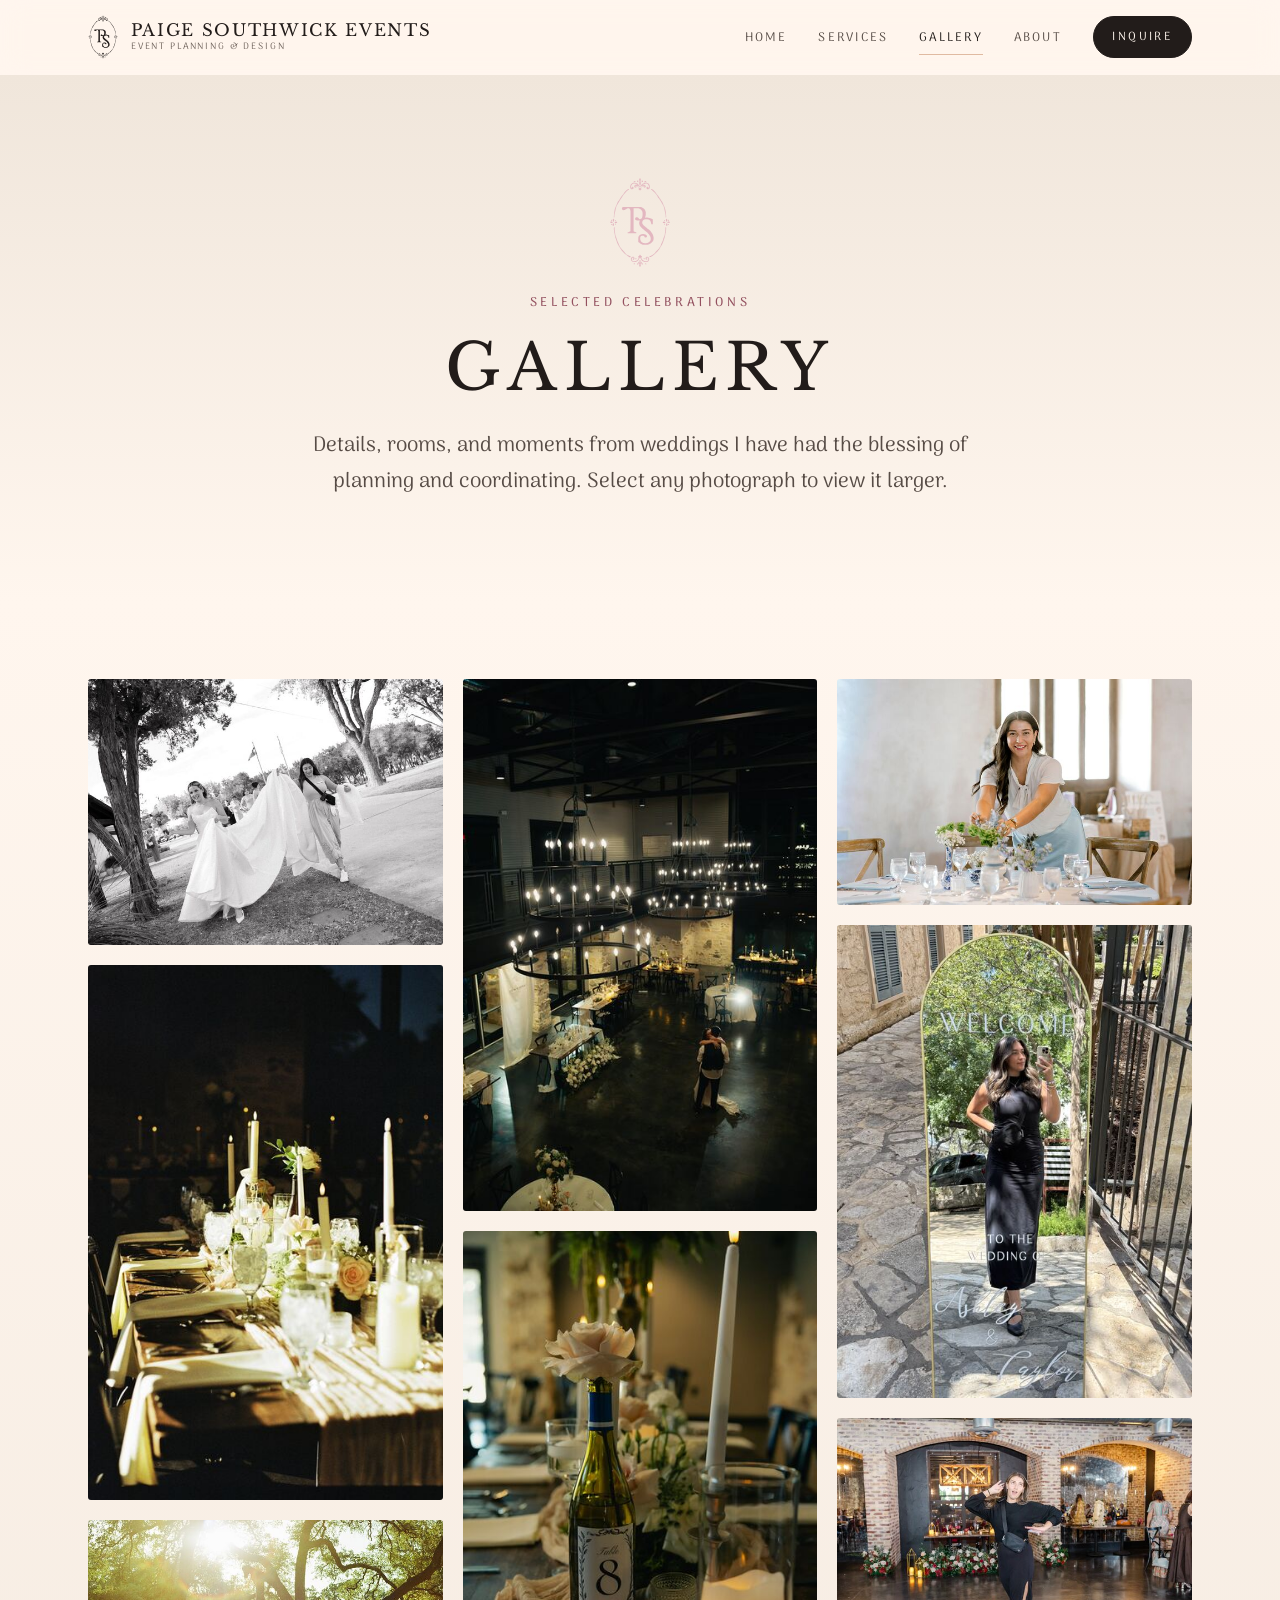
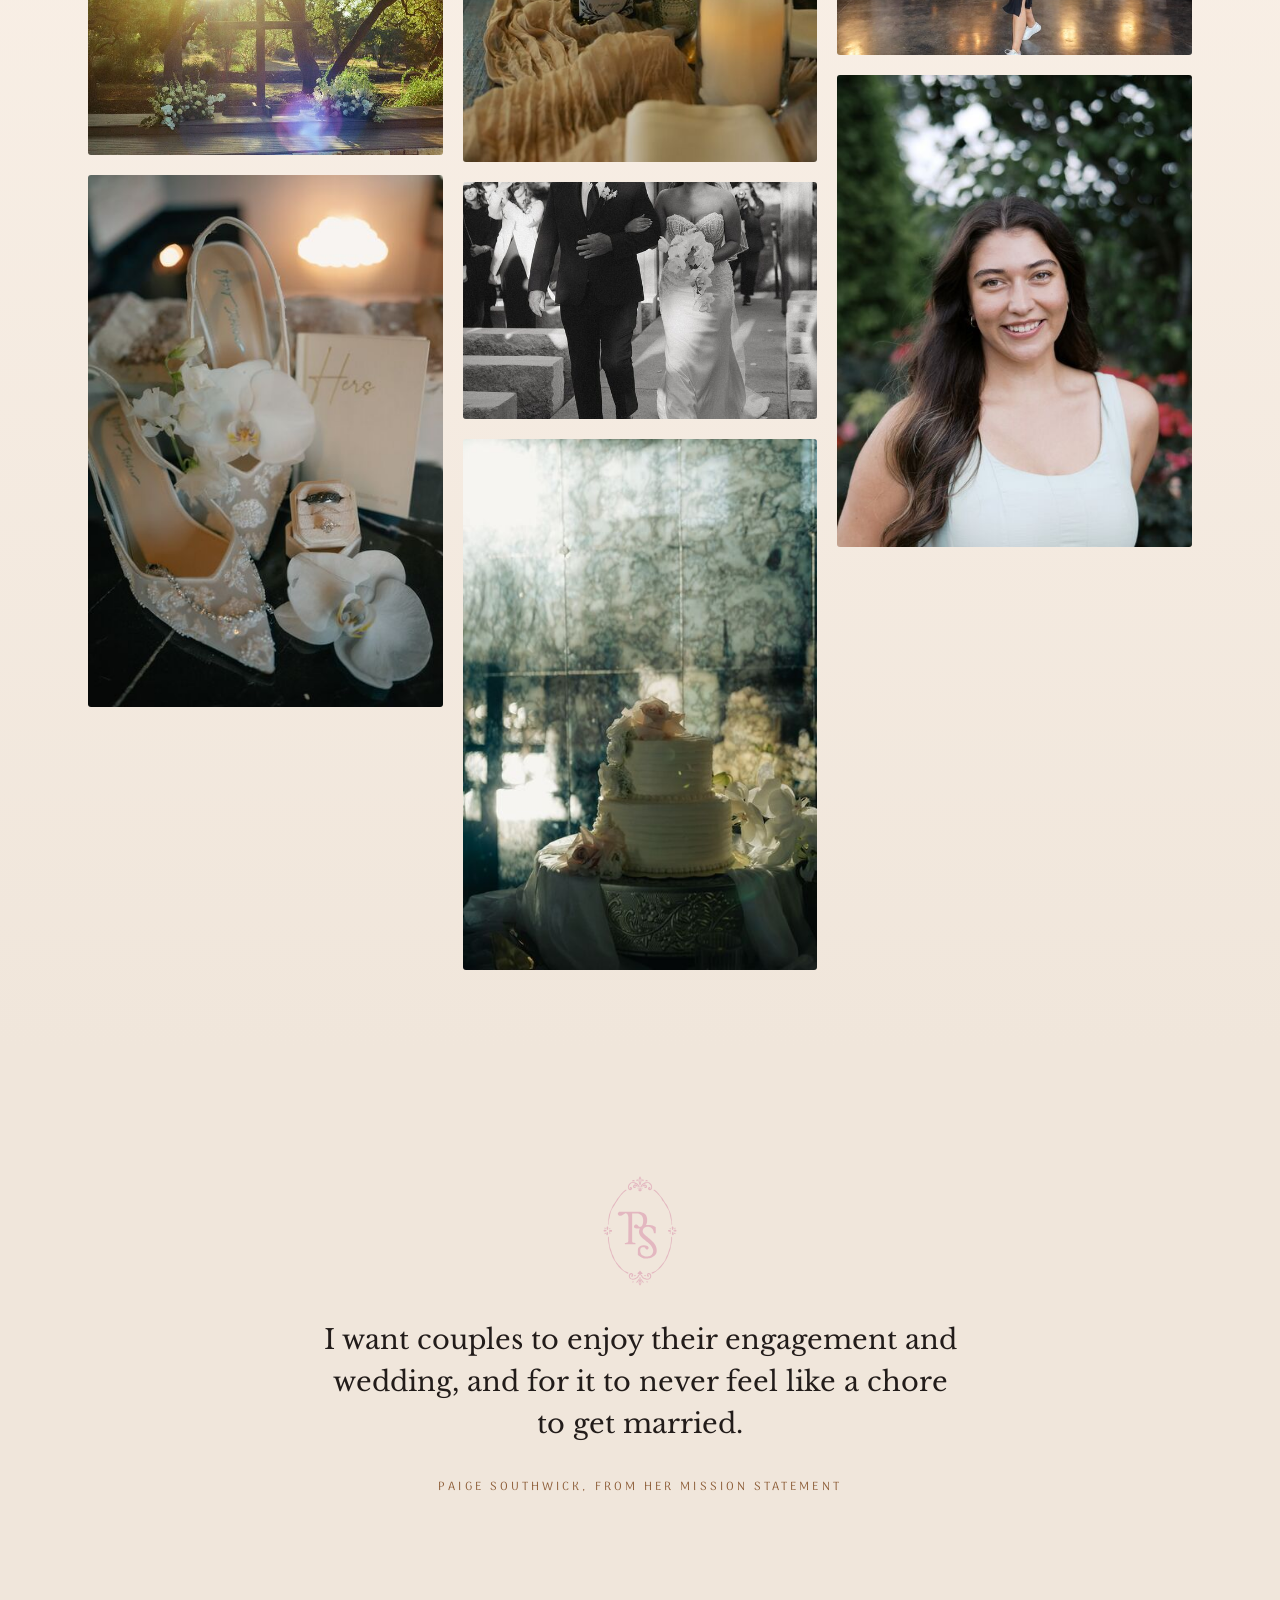
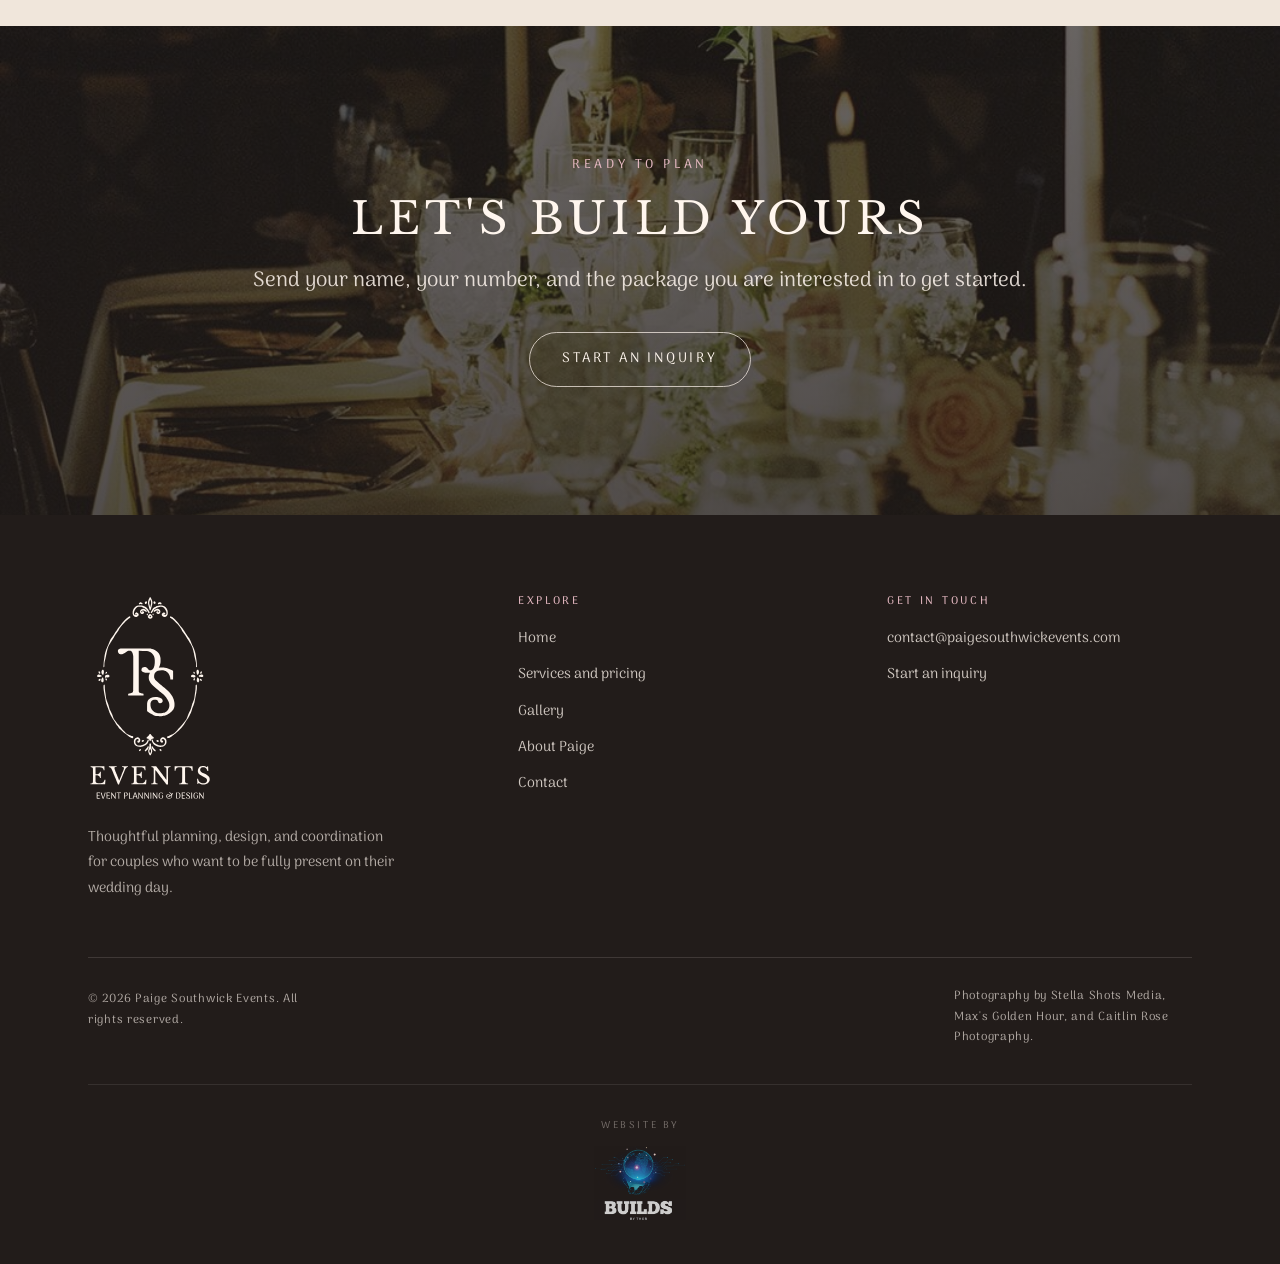
<file: gallery.html>
<!doctype html>
<html lang="en" class="no-js">
<head>
<meta charset="utf-8">
<meta name="viewport" content="width=device-width, initial-scale=1">
<title>Gallery | Paige Southwick Events</title>
<meta name="description" content="Details, rooms, and moments from weddings planned and coordinated by Paige Southwick Events.">
<meta name="theme-color" content="#FFF6EE">
<link rel="canonical" href="https://paigesouthwickevents.com/gallery.html">
<meta property="og:type" content="website">
<meta property="og:site_name" content="Paige Southwick Events">
<meta property="og:url" content="https://paigesouthwickevents.com/gallery.html">
<meta property="og:title" content="Gallery | Paige Southwick Events">
<meta property="og:description" content="Details, rooms, and moments from weddings planned and coordinated by Paige Southwick Events.">
<meta property="og:image" content="https://paigesouthwickevents.com/assets/brand/og.png">
<meta property="og:image:width" content="1200">
<meta property="og:image:height" content="630">
<meta name="twitter:card" content="summary_large_image">
<link rel="icon" href="assets/brand/favicon.svg" type="image/svg+xml">
<link rel="alternate icon" href="assets/brand/favicon.ico" sizes="16x16 32x32 48x48">
<link rel="apple-touch-icon" href="assets/brand/apple-touch-icon.png">
<link rel="manifest" href="site.webmanifest">
<link rel="preconnect" href="https://fonts.googleapis.com">
<link rel="preconnect" href="https://fonts.gstatic.com" crossorigin>
<link rel="stylesheet" href="https://fonts.googleapis.com/css2?family=Arima:wght@300;400;500;600&amp;family=Libre+Baskerville:ital,wght@0,400;0,700;1,400&amp;display=swap">
<link rel="stylesheet" href="css/styles.css">
<script>document.documentElement.classList.remove('no-js');</script>
</head>
<body>
<a class="skip-link" href="#main">Skip to content</a>

<header class="site-header">
  <div class="wrap site-header__inner">
    <a class="brand" href="index.html">
      <span class="brand__mark logo-mark" aria-hidden="true"></span>
      <span class="brand__text">
        <span class="brand__name">Paige Southwick Events</span>
        <span class="brand__tag">Event Planning &amp; Design</span>
      </span>
    </a>
    <button class="nav-toggle" type="button" aria-expanded="false" aria-controls="primary-nav" aria-label="Open menu">
      <span class="nav-toggle__bars" aria-hidden="true"></span>
    </button>
    <nav class="nav" id="primary-nav" aria-label="Primary">
      <ul class="nav__list">
        <li><a class="nav__link" href="index.html">Home</a></li>
        <li><a class="nav__link" href="services.html">Services</a></li>
        <li><a class="nav__link" href="gallery.html" aria-current="page">Gallery</a></li>
        <li><a class="nav__link" href="about.html">About</a></li>
      </ul>
      <a class="btn btn--sm nav__cta" href="contact.html">Inquire</a>
    </nav>
  </div>
</header>

<main id="main">
  <section class="page-hero">
    <div class="wrap">
      <span class="page-hero__mark logo-mark" aria-hidden="true"></span>
      <p class="eyebrow eyebrow--blush">Selected celebrations</p>
      <h1 class="display h-xl page-hero__title">Gallery</h1>
      <p class="lede page-hero__lede">Details, rooms, and moments from weddings I have had the blessing of planning and coordinating. Select any photograph to view it larger.</p>
    </div>
  </section>

  <section class="section section--tight blend-down">
    <div class="wrap">
      <div class="gallery reveal">
        <button class="gallery__item" type="button" data-lightbox="assets/img/bride-train-bw-1600.jpg" data-caption="The walk over">
          <img src="assets/img/bride-train-bw-640.jpg" srcset="assets/img/bride-train-bw-640.jpg 640w, assets/img/bride-train-bw-1000.jpg 1000w" sizes="(max-width: 560px) 92vw, (max-width: 900px) 46vw, 31vw" width="1600" height="1201" loading="lazy" decoding="async" alt="Paige carrying the train of a bride's gown on the way to the ceremony">
          <span class="gallery__caption">The walk over</span>
        </button>
        <button class="gallery__item" type="button" data-lightbox="assets/img/candlelit-head-table-1600.jpg" data-caption="Head table">
          <img src="assets/img/candlelit-head-table-640.jpg" srcset="assets/img/candlelit-head-table-640.jpg 640w, assets/img/candlelit-head-table-1000.jpg 1000w" sizes="(max-width: 560px) 92vw, (max-width: 900px) 46vw, 31vw" width="1061" height="1600" loading="lazy" decoding="async" alt="A long head table lit with taper candles and set with gold flatware and roses">
          <span class="gallery__caption">Head table</span>
        </button>
        <button class="gallery__item" type="button" data-lightbox="assets/img/ceremony-arch-goldenhour-1600.jpg" data-caption="Ceremony">
          <img src="assets/img/ceremony-arch-goldenhour-640.jpg" srcset="assets/img/ceremony-arch-goldenhour-640.jpg 640w, assets/img/ceremony-arch-goldenhour-1000.jpg 1000w" sizes="(max-width: 560px) 92vw, (max-width: 900px) 46vw, 31vw" width="1600" height="1061" loading="lazy" decoding="async" alt="A floral ceremony arch beneath oak trees in golden afternoon light">
          <span class="gallery__caption">Ceremony</span>
        </button>
        <button class="gallery__item" type="button" data-lightbox="assets/img/bridal-shoes-rings-1600.jpg" data-caption="Getting ready">
          <img src="assets/img/bridal-shoes-rings-640.jpg" srcset="assets/img/bridal-shoes-rings-640.jpg 640w, assets/img/bridal-shoes-rings-1000.jpg 1000w" sizes="(max-width: 560px) 92vw, (max-width: 900px) 46vw, 31vw" width="1067" height="1600" loading="lazy" decoding="async" alt="Bridal heels, wedding rings, and white orchids styled for a detail photograph">
          <span class="gallery__caption">Getting ready</span>
        </button>
        <button class="gallery__item" type="button" data-lightbox="assets/img/venue-reception-overview-1600.jpg" data-caption="Before doors">
          <img src="assets/img/venue-reception-overview-640.jpg" srcset="assets/img/venue-reception-overview-640.jpg 640w, assets/img/venue-reception-overview-1000.jpg 1000w" sizes="(max-width: 560px) 92vw, (max-width: 900px) 46vw, 31vw" width="1067" height="1600" loading="lazy" decoding="async" alt="A reception hall seen from above, tables set and chandeliers lit before guests arrive">
          <span class="gallery__caption">Before doors</span>
        </button>
        <button class="gallery__item" type="button" data-lightbox="assets/img/reception-tablescape-1600.jpg" data-caption="Table eight">
          <img src="assets/img/reception-tablescape-640.jpg" srcset="assets/img/reception-tablescape-640.jpg 640w, assets/img/reception-tablescape-1000.jpg 1000w" sizes="(max-width: 560px) 92vw, (max-width: 900px) 46vw, 31vw" width="1067" height="1600" loading="lazy" decoding="async" alt="A reception table with a gold runner, taper candles, and a numbered table sign">
          <span class="gallery__caption">Table eight</span>
        </button>
        <button class="gallery__item" type="button" data-lightbox="assets/img/aisle-processional-bw-1600.jpg" data-caption="Processional">
          <img src="assets/img/aisle-processional-bw-640.jpg" srcset="assets/img/aisle-processional-bw-640.jpg 640w, assets/img/aisle-processional-bw-1000.jpg 1000w" sizes="(max-width: 560px) 92vw, (max-width: 900px) 46vw, 31vw" width="1067" height="712" loading="lazy" decoding="async" alt="A bride walking down the aisle on her father's arm, photographed in black and white">
          <span class="gallery__caption">Processional</span>
        </button>
        <button class="gallery__item" type="button" data-lightbox="assets/img/wedding-cake-orchids-1600.jpg" data-caption="The cake">
          <img src="assets/img/wedding-cake-orchids-640.jpg" srcset="assets/img/wedding-cake-orchids-640.jpg 640w, assets/img/wedding-cake-orchids-1000.jpg 1000w" sizes="(max-width: 560px) 92vw, (max-width: 900px) 46vw, 31vw" width="1067" height="1600" loading="lazy" decoding="async" alt="A tiered wedding cake dressed with white orchids beside a bright window">
          <span class="gallery__caption">The cake</span>
        </button>
        <button class="gallery__item" type="button" data-lightbox="assets/img/paige-styling-tablescape-1600.jpg" data-caption="Styling the room">
          <img src="assets/img/paige-styling-tablescape-640.jpg" srcset="assets/img/paige-styling-tablescape-640.jpg 640w, assets/img/paige-styling-tablescape-1000.jpg 1000w" sizes="(max-width: 560px) 92vw, (max-width: 900px) 46vw, 31vw" width="1170" height="746" loading="lazy" decoding="async" alt="Paige placing flowers on a reception table set with blue and white china">
          <span class="gallery__caption">Styling the room</span>
        </button>
        <button class="gallery__item" type="button" data-lightbox="assets/img/paige-welcome-sign-1600.jpg" data-caption="On site">
          <img src="assets/img/paige-welcome-sign-640.jpg" srcset="assets/img/paige-welcome-sign-640.jpg 640w, assets/img/paige-welcome-sign-1000.jpg 1000w" sizes="(max-width: 560px) 92vw, (max-width: 900px) 46vw, 31vw" width="1200" height="1600" loading="lazy" decoding="async" alt="Paige beside a mirrored wedding welcome sign at a stone venue entrance">
          <span class="gallery__caption">On site</span>
        </button>
        <button class="gallery__item" type="button" data-lightbox="assets/img/paige-at-reception-1600.jpg" data-caption="Reception ready">
          <img src="assets/img/paige-at-reception-640.jpg" srcset="assets/img/paige-at-reception-640.jpg 640w, assets/img/paige-at-reception-1000.jpg 1000w" sizes="(max-width: 560px) 92vw, (max-width: 900px) 46vw, 31vw" width="1600" height="1066" loading="lazy" decoding="async" alt="Paige in a reception hall with brick arches and red and white florals behind her">
          <span class="gallery__caption">Reception ready</span>
        </button>
        <button class="gallery__item" type="button" data-lightbox="assets/img/paige-portrait-1600.jpg" data-caption="Paige">
          <img src="assets/img/paige-portrait-640.jpg" srcset="assets/img/paige-portrait-640.jpg 640w, assets/img/paige-portrait-1000.jpg 1000w" sizes="(max-width: 560px) 92vw, (max-width: 900px) 46vw, 31vw" width="1200" height="1600" loading="lazy" decoding="async" alt="Portrait of Paige Southwick smiling outdoors in front of greenery">
          <span class="gallery__caption">Paige</span>
        </button>
      </div>
    </div>
  </section>

  <section class="section quote-band quote-band--wide">
    <div class="wrap">
      <span class="quote-band__mark logo-mark" aria-hidden="true"></span>
      <blockquote class="reveal">
        <p>I want couples to enjoy their engagement and wedding, and for it to never feel like a chore to get married.</p>
      </blockquote>
      <cite class="reveal" data-delay="1">Paige Southwick, from her mission statement</cite>
    </div>
  </section>

  <section class="cta-band">
    <img class="cta-band__media" src="assets/img/candlelit-head-table-1600.jpg" width="1061" height="1600" loading="lazy" alt="">
    <div class="wrap center">
      <p class="eyebrow">Ready to plan</p>
      <h2 class="display h-lg">Let's build yours</h2>
      <p class="lede measure" style="margin-top: 1.25rem;">Send your name, your number, and the package you are interested in to get started.</p>
      <div style="margin-top: 2rem;">
        <a class="btn btn--light" href="contact.html">Start an inquiry</a>
      </div>
    </div>
  </section>

</main>

<footer class="site-footer">
  <div class="wrap">
    <div class="site-footer__top">
      <div>
        <span class="site-footer__lockup logo-lockup" role="img" aria-label="PS Events, Event Planning and Design"></span>
        <p>Thoughtful planning, design, and coordination for couples who want to be fully present on their wedding day.</p>
      </div>
      <div>
        <h3>Explore</h3>
        <ul>
          <li><a href="index.html">Home</a></li>
          <li><a href="services.html">Services and pricing</a></li>
          <li><a href="gallery.html">Gallery</a></li>
          <li><a href="about.html">About Paige</a></li>
          <li><a href="contact.html">Contact</a></li>
        </ul>
      </div>
      <div>
        <h3>Get in touch</h3>
        <ul>
          <li><a href="mailto:contact@paigesouthwickevents.com?subject=Wedding%20inquiry">contact@paigesouthwickevents.com</a></li>
          <li><a href="contact.html">Start an inquiry</a></li>
        </ul>
      </div>
    </div>
    <div class="site-footer__bottom">
      <p>&copy; <span data-year>2026</span> Paige Southwick Events. All rights reserved.</p>
      <p class="site-footer__credit">Photography by Stella Shots Media, Max's Golden Hour, and Caitlin Rose Photography.</p>
    </div>
    <div class="footer-credit">
      <a class="footer-credit__link" href="https://buildsbythor.com/" target="_blank" rel="noopener noreferrer">
        <span class="footer-credit__label">Website by</span>
        <img class="footer-credit__logo" src="assets/brand/builds-by-thor.webp" alt="Builds by Thor" width="360" height="289" loading="lazy" decoding="async">
        <span class="sr-only">(opens in a new tab)</span>
      </a>
    </div>
  </div>
</footer>

<div class="lightbox" id="lightbox" role="dialog" aria-modal="true" aria-label="Photo viewer" aria-hidden="true">
  <button class="lightbox__btn lightbox__close" type="button" aria-label="Close photo viewer">
    <svg viewBox="0 0 20 20" fill="none" stroke="currentColor" stroke-width="1.5" aria-hidden="true"><path d="M4 4l12 12M16 4L4 16"/></svg>
  </button>
  <button class="lightbox__btn lightbox__prev" type="button" aria-label="Previous photo">
    <svg viewBox="0 0 20 20" fill="none" stroke="currentColor" stroke-width="1.5" aria-hidden="true"><path d="M12 3L5 10l7 7"/></svg>
  </button>
  <button class="lightbox__btn lightbox__next" type="button" aria-label="Next photo">
    <svg viewBox="0 0 20 20" fill="none" stroke="currentColor" stroke-width="1.5" aria-hidden="true"><path d="M8 3l7 7-7 7"/></svg>
  </button>
  <figure class="lightbox__figure">
    <img class="lightbox__img" alt="">
    <figcaption class="lightbox__caption">
      <span class="lightbox__caption-text"></span>
      <span class="lightbox__count"></span>
    </figcaption>
  </figure>
</div>

<script src="js/main.js" defer></script>
</body>
</html>
</file>
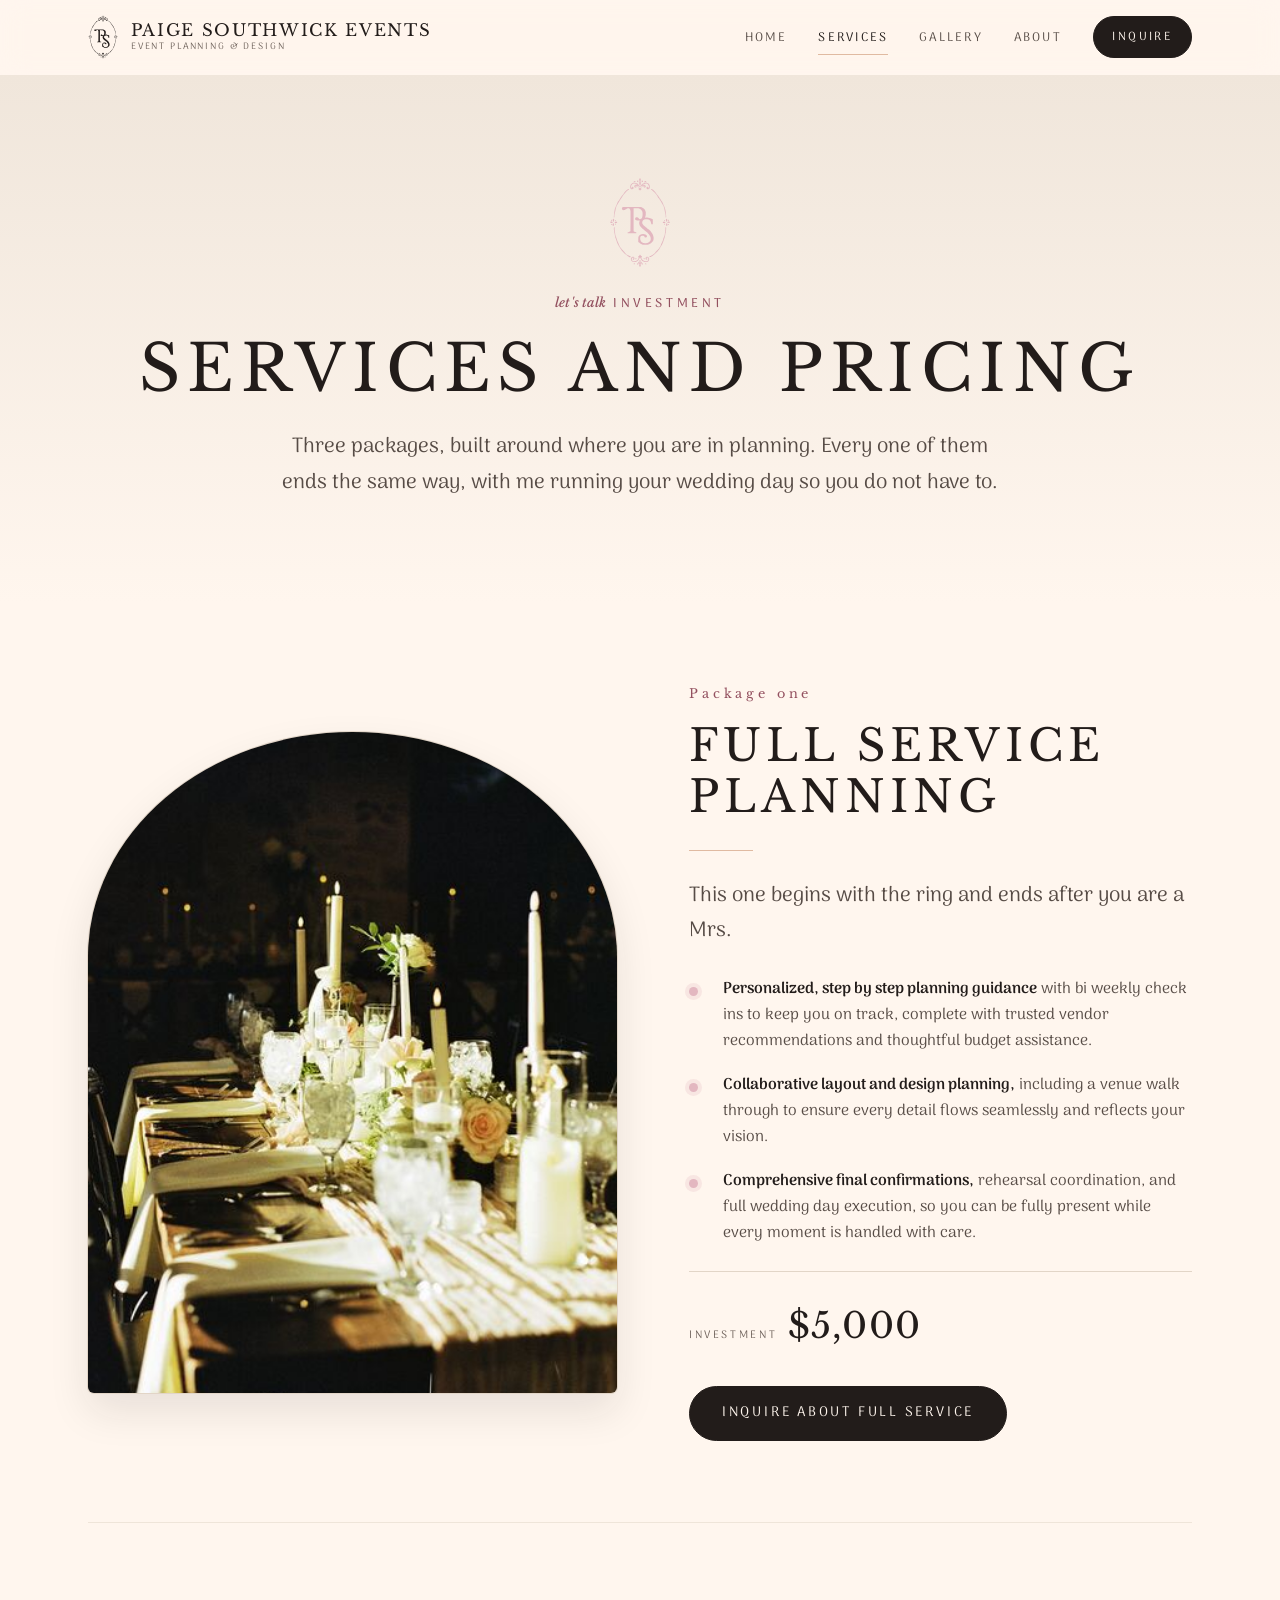
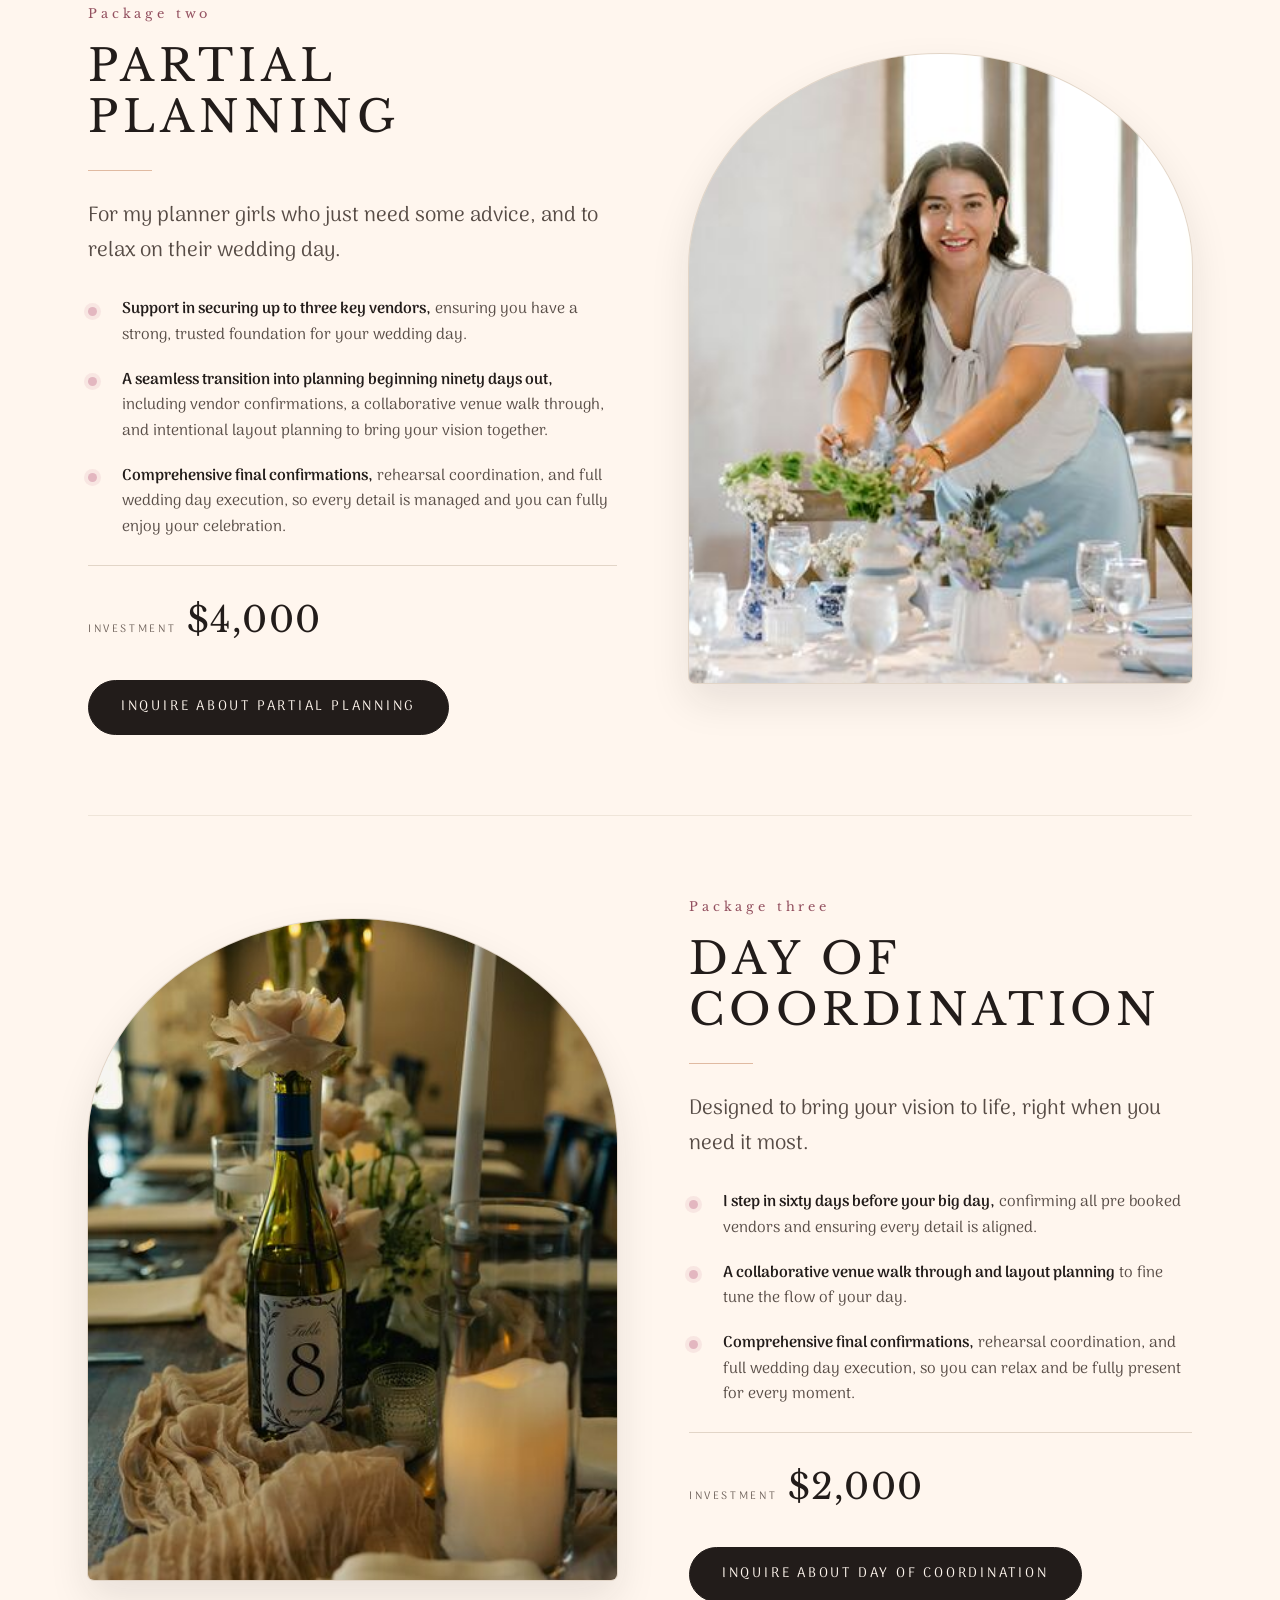
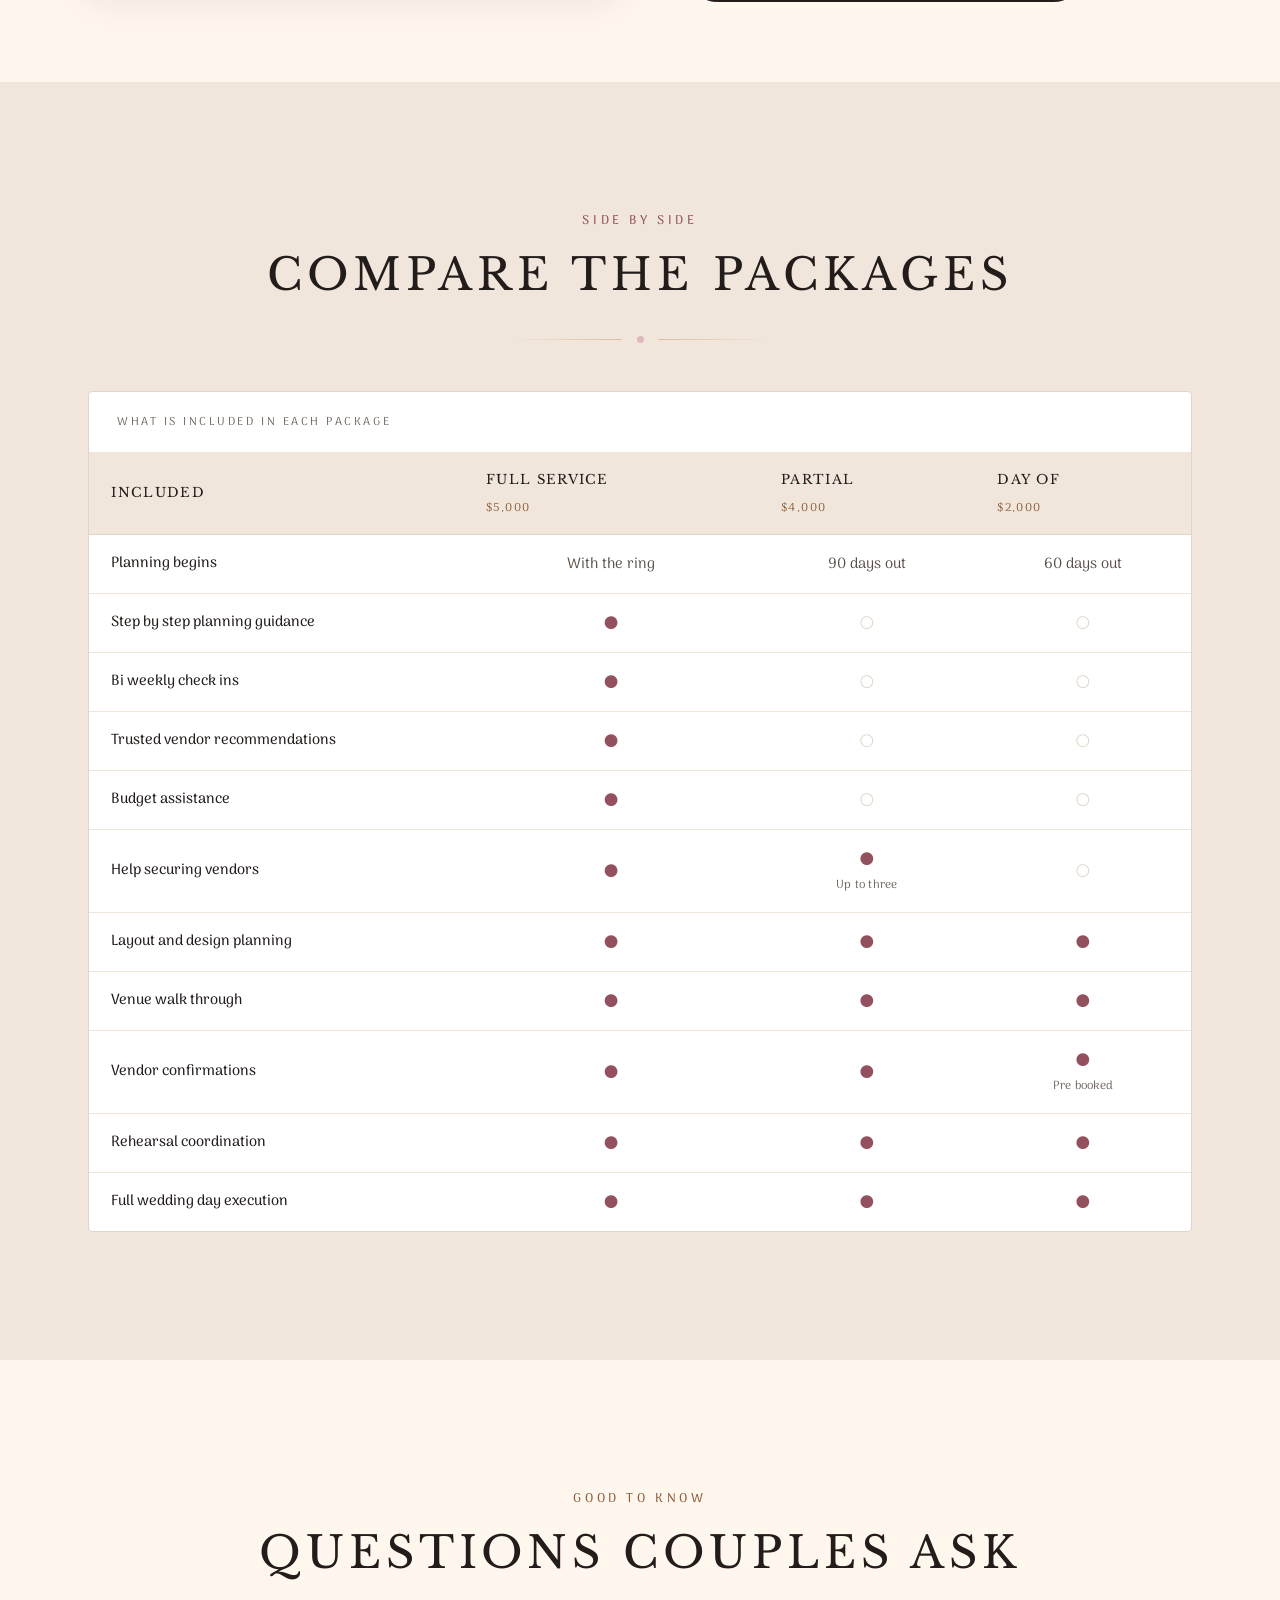
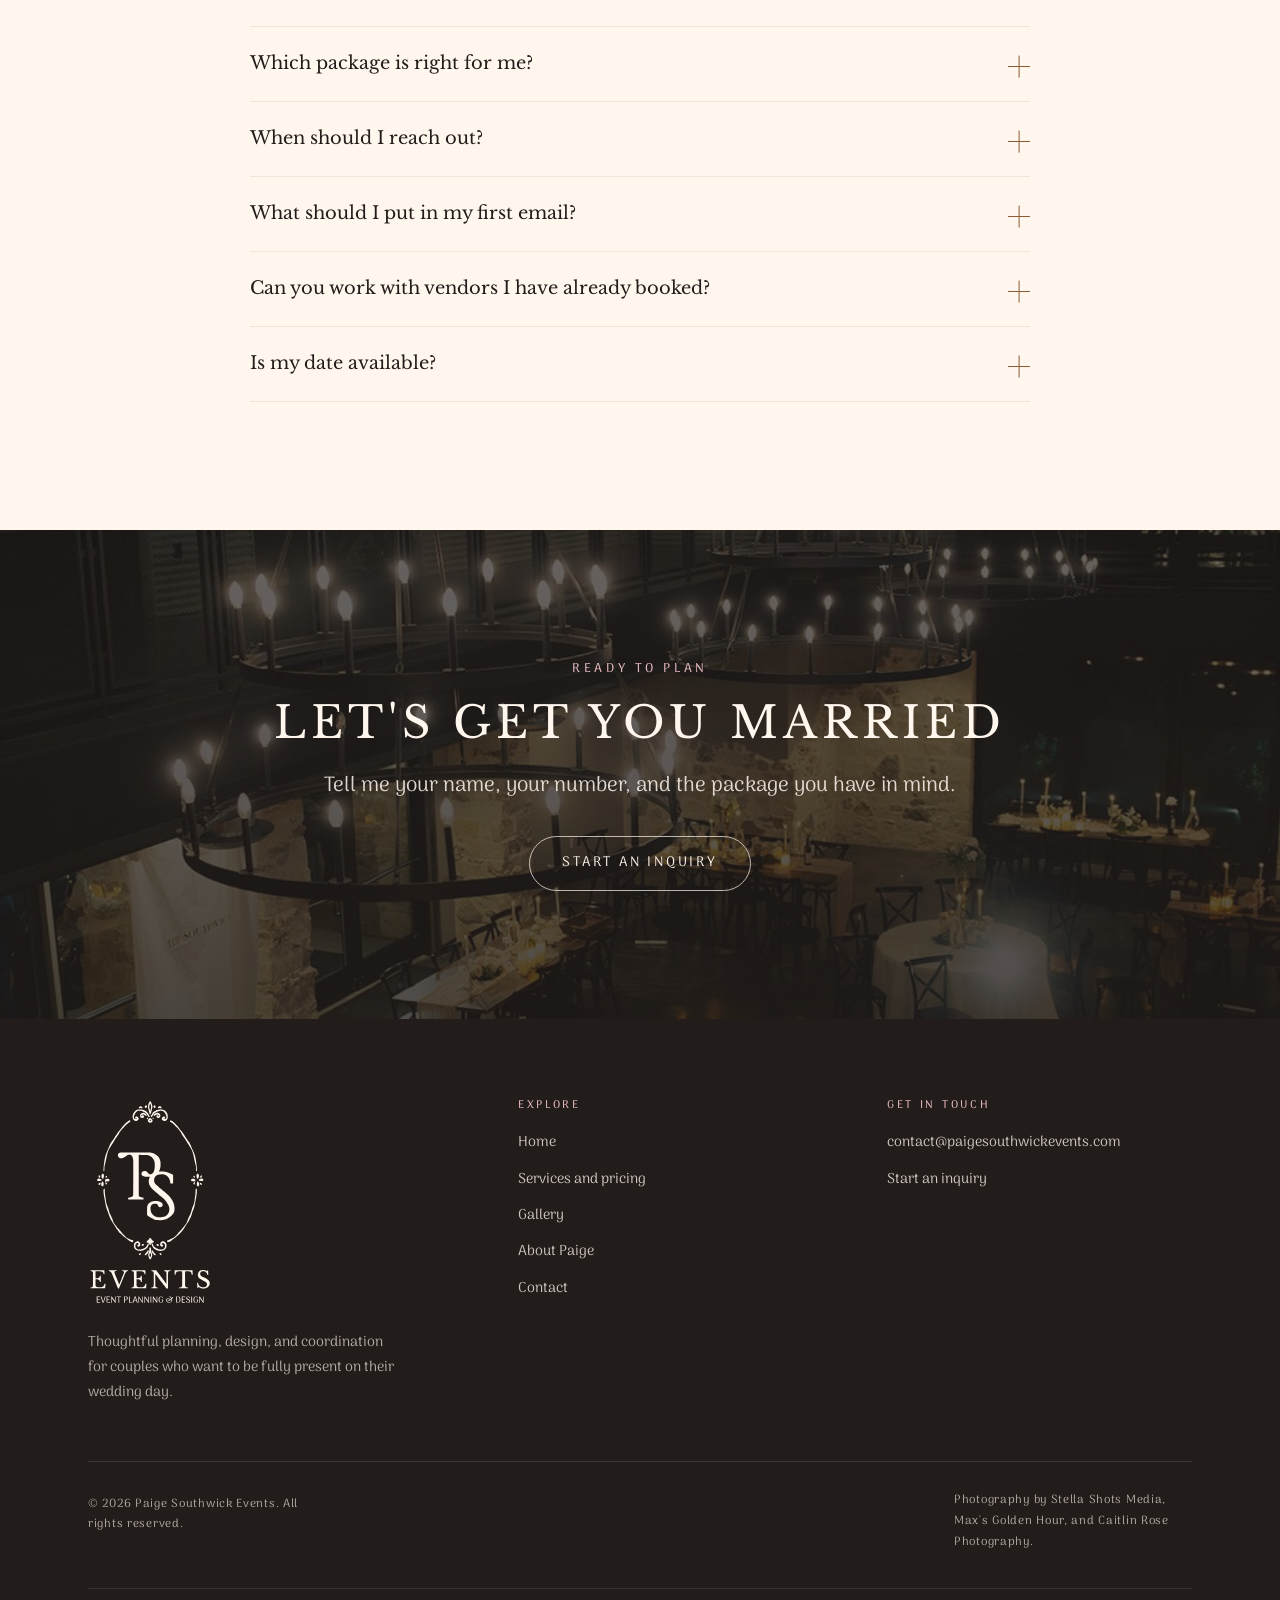
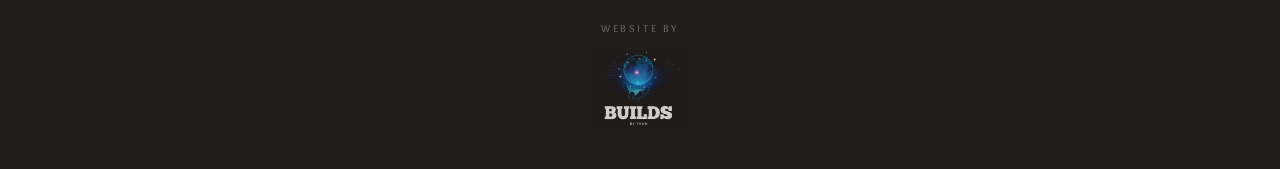
<file: services.html>
<!doctype html>
<html lang="en" class="no-js">
<head>
<meta charset="utf-8">
<meta name="viewport" content="width=device-width, initial-scale=1">
<title>Services and Pricing | Paige Southwick Events</title>
<meta name="description" content="Full Service Planning at $5,000, Partial Planning at $4,000, and Day Of Coordination at $2,000. Compare what is included in each wedding planning package.">
<meta name="theme-color" content="#FFF6EE">
<link rel="canonical" href="https://paigesouthwickevents.com/services.html">
<meta property="og:type" content="website">
<meta property="og:site_name" content="Paige Southwick Events">
<meta property="og:url" content="https://paigesouthwickevents.com/services.html">
<meta property="og:title" content="Services and Pricing | Paige Southwick Events">
<meta property="og:description" content="Full Service Planning at $5,000, Partial Planning at $4,000, and Day Of Coordination at $2,000. Compare what is included in each wedding planning package.">
<meta property="og:image" content="https://paigesouthwickevents.com/assets/brand/og.png">
<meta property="og:image:width" content="1200">
<meta property="og:image:height" content="630">
<meta name="twitter:card" content="summary_large_image">
<link rel="icon" href="assets/brand/favicon.svg" type="image/svg+xml">
<link rel="alternate icon" href="assets/brand/favicon.ico" sizes="16x16 32x32 48x48">
<link rel="apple-touch-icon" href="assets/brand/apple-touch-icon.png">
<link rel="manifest" href="site.webmanifest">
<link rel="preconnect" href="https://fonts.googleapis.com">
<link rel="preconnect" href="https://fonts.gstatic.com" crossorigin>
<link rel="stylesheet" href="https://fonts.googleapis.com/css2?family=Arima:wght@300;400;500;600&amp;family=Libre+Baskerville:ital,wght@0,400;0,700;1,400&amp;display=swap">
<link rel="stylesheet" href="css/styles.css">
<script>document.documentElement.classList.remove('no-js');</script>
</head>
<body>
<a class="skip-link" href="#main">Skip to content</a>

<header class="site-header">
  <div class="wrap site-header__inner">
    <a class="brand" href="index.html">
      <span class="brand__mark logo-mark" aria-hidden="true"></span>
      <span class="brand__text">
        <span class="brand__name">Paige Southwick Events</span>
        <span class="brand__tag">Event Planning &amp; Design</span>
      </span>
    </a>
    <button class="nav-toggle" type="button" aria-expanded="false" aria-controls="primary-nav" aria-label="Open menu">
      <span class="nav-toggle__bars" aria-hidden="true"></span>
    </button>
    <nav class="nav" id="primary-nav" aria-label="Primary">
      <ul class="nav__list">
        <li><a class="nav__link" href="index.html">Home</a></li>
        <li><a class="nav__link" href="services.html" aria-current="page">Services</a></li>
        <li><a class="nav__link" href="gallery.html">Gallery</a></li>
        <li><a class="nav__link" href="about.html">About</a></li>
      </ul>
      <a class="btn btn--sm nav__cta" href="contact.html">Inquire</a>
    </nav>
  </div>
</header>

<main id="main">
  <section class="page-hero">
    <div class="wrap">
      <span class="page-hero__mark logo-mark" aria-hidden="true"></span>
      <p class="eyebrow eyebrow--blush"><span class="script">let's talk</span> investment</p>
      <h1 class="display h-xl page-hero__title">Services and pricing</h1>
      <p class="lede page-hero__lede">Three packages, built around where you are in planning. Every one of them ends the same way, with me running your wedding day so you do not have to.</p>
    </div>
  </section>

  <div class="wrap">

    <article class="package" id="full-service">
      <div class="package__grid">
        <div class="package__media reveal">
          <div class="arch arch--framed" style="aspect-ratio: 4 / 5;">
            <img src="assets/img/candlelit-head-table-1000.jpg"
                 srcset="assets/img/candlelit-head-table-640.jpg 640w, assets/img/candlelit-head-table-1000.jpg 1000w"
                 sizes="(max-width: 900px) 92vw, 46vw" width="1061" height="1600" loading="lazy"
                 alt="A long candlelit head table set with gold flatware, roses, and taper candles">
          </div>
        </div>
        <div class="reveal" data-delay="1">
          <p class="package__index">Package one</p>
          <h2 class="display h-lg">Full Service Planning</h2>
          <hr class="rule">
          <p class="lede">This one begins with the ring and ends after you are a Mrs.</p>
          <ul class="feature-list" style="margin-top: 1.75rem;">
            <li><strong>Personalized, step by step planning guidance</strong> with bi weekly check ins to keep you on track, complete with trusted vendor recommendations and thoughtful budget assistance.</li>
            <li><strong>Collaborative layout and design planning,</strong> including a venue walk through to ensure every detail flows seamlessly and reflects your vision.</li>
            <li><strong>Comprehensive final confirmations,</strong> rehearsal coordination, and full wedding day execution, so you can be fully present while every moment is handled with care.</li>
          </ul>
          <p class="package__price">
            <span class="package__price-label">Investment</span>
            <span class="package__price-value">$5,000</span>
          </p>
          <a class="btn" href="contact.html?package=full-service">Inquire about Full Service</a>
        </div>
      </div>
    </article>

    <article class="package package--flip" id="partial">
      <div class="package__grid">
        <div class="package__media reveal">
          <div class="arch arch--framed" style="aspect-ratio: 4 / 5;">
            <img src="assets/img/paige-styling-tablescape-1000.jpg"
                 srcset="assets/img/paige-styling-tablescape-640.jpg 640w, assets/img/paige-styling-tablescape-1000.jpg 1000w"
                 sizes="(max-width: 900px) 92vw, 46vw" width="1170" height="746" loading="lazy"
                 alt="Paige placing flowers on a reception table set with blue and white china">
          </div>
        </div>
        <div class="reveal" data-delay="1">
          <p class="package__index">Package two</p>
          <h2 class="display h-lg">Partial Planning</h2>
          <hr class="rule">
          <p class="lede">For my planner girls who just need some advice, and to relax on their wedding day.</p>
          <ul class="feature-list" style="margin-top: 1.75rem;">
            <li><strong>Support in securing up to three key vendors,</strong> ensuring you have a strong, trusted foundation for your wedding day.</li>
            <li><strong>A seamless transition into planning beginning ninety days out,</strong> including vendor confirmations, a collaborative venue walk through, and intentional layout planning to bring your vision together.</li>
            <li><strong>Comprehensive final confirmations,</strong> rehearsal coordination, and full wedding day execution, so every detail is managed and you can fully enjoy your celebration.</li>
          </ul>
          <p class="package__price">
            <span class="package__price-label">Investment</span>
            <span class="package__price-value">$4,000</span>
          </p>
          <a class="btn" href="contact.html?package=partial">Inquire about Partial Planning</a>
        </div>
      </div>
    </article>

    <article class="package" id="day-of">
      <div class="package__grid">
        <div class="package__media reveal">
          <div class="arch arch--framed" style="aspect-ratio: 4 / 5;">
            <img src="assets/img/reception-tablescape-1000.jpg"
                 srcset="assets/img/reception-tablescape-640.jpg 640w, assets/img/reception-tablescape-1000.jpg 1000w"
                 sizes="(max-width: 900px) 92vw, 46vw" width="1067" height="1600" loading="lazy"
                 alt="A reception table with a gold runner, candles, and a numbered table sign">
          </div>
        </div>
        <div class="reveal" data-delay="1">
          <p class="package__index">Package three</p>
          <h2 class="display h-lg">Day Of Coordination</h2>
          <hr class="rule">
          <p class="lede">Designed to bring your vision to life, right when you need it most.</p>
          <ul class="feature-list" style="margin-top: 1.75rem;">
            <li><strong>I step in sixty days before your big day,</strong> confirming all pre booked vendors and ensuring every detail is aligned.</li>
            <li><strong>A collaborative venue walk through and layout planning</strong> to fine tune the flow of your day.</li>
            <li><strong>Comprehensive final confirmations,</strong> rehearsal coordination, and full wedding day execution, so you can relax and be fully present for every moment.</li>
          </ul>
          <p class="package__price">
            <span class="package__price-label">Investment</span>
            <span class="package__price-value">$2,000</span>
          </p>
          <a class="btn" href="contact.html?package=day-of">Inquire about Day Of Coordination</a>
        </div>
      </div>
    </article>

  </div>

  <section class="section bg-cream" aria-labelledby="compare-heading">
    <div class="wrap">
      <div class="center reveal">
        <p class="eyebrow eyebrow--blush">Side by side</p>
        <h2 class="display h-lg" id="compare-heading">Compare the packages</h2>
        <div class="ornament" aria-hidden="true"><span></span></div>
      </div>

      <div class="reveal" style="margin-top: clamp(2rem, 4vw, 3rem);">
        <div class="table-scroll">
          <table class="compare">
            <caption>What is included in each package</caption>
            <thead>
              <tr>
                <th scope="col">Included</th>
                <th scope="col">Full Service<span>$5,000</span></th>
                <th scope="col">Partial<span>$4,000</span></th>
                <th scope="col">Day Of<span>$2,000</span></th>
              </tr>
            </thead>
            <tbody>
              <tr>
                <th scope="row">Planning begins</th>
                <td>With the ring</td>
                <td>90 days out</td>
                <td>60 days out</td>
              </tr>
              <tr>
                <th scope="row">Step by step planning guidance</th>
                <td><span class="mark-yes" role="img" aria-label="Included">&#9679;</span></td>
                <td><span class="mark-no" role="img" aria-label="Not included">&#9675;</span></td>
                <td><span class="mark-no" role="img" aria-label="Not included">&#9675;</span></td>
              </tr>
              <tr>
                <th scope="row">Bi weekly check ins</th>
                <td><span class="mark-yes" role="img" aria-label="Included">&#9679;</span></td>
                <td><span class="mark-no" role="img" aria-label="Not included">&#9675;</span></td>
                <td><span class="mark-no" role="img" aria-label="Not included">&#9675;</span></td>
              </tr>
              <tr>
                <th scope="row">Trusted vendor recommendations</th>
                <td><span class="mark-yes" role="img" aria-label="Included">&#9679;</span></td>
                <td><span class="mark-no" role="img" aria-label="Not included">&#9675;</span></td>
                <td><span class="mark-no" role="img" aria-label="Not included">&#9675;</span></td>
              </tr>
              <tr>
                <th scope="row">Budget assistance</th>
                <td><span class="mark-yes" role="img" aria-label="Included">&#9679;</span></td>
                <td><span class="mark-no" role="img" aria-label="Not included">&#9675;</span></td>
                <td><span class="mark-no" role="img" aria-label="Not included">&#9675;</span></td>
              </tr>
              <tr>
                <th scope="row">Help securing vendors</th>
                <td><span class="mark-yes" role="img" aria-label="Included">&#9679;</span></td>
                <td><span class="mark-yes" role="img" aria-label="Included">&#9679;</span><small>Up to three</small></td>
                <td><span class="mark-no" role="img" aria-label="Not included">&#9675;</span></td>
              </tr>
              <tr>
                <th scope="row">Layout and design planning</th>
                <td><span class="mark-yes" role="img" aria-label="Included">&#9679;</span></td>
                <td><span class="mark-yes" role="img" aria-label="Included">&#9679;</span></td>
                <td><span class="mark-yes" role="img" aria-label="Included">&#9679;</span></td>
              </tr>
              <tr>
                <th scope="row">Venue walk through</th>
                <td><span class="mark-yes" role="img" aria-label="Included">&#9679;</span></td>
                <td><span class="mark-yes" role="img" aria-label="Included">&#9679;</span></td>
                <td><span class="mark-yes" role="img" aria-label="Included">&#9679;</span></td>
              </tr>
              <tr>
                <th scope="row">Vendor confirmations</th>
                <td><span class="mark-yes" role="img" aria-label="Included">&#9679;</span></td>
                <td><span class="mark-yes" role="img" aria-label="Included">&#9679;</span></td>
                <td><span class="mark-yes" role="img" aria-label="Included">&#9679;</span><small>Pre booked</small></td>
              </tr>
              <tr>
                <th scope="row">Rehearsal coordination</th>
                <td><span class="mark-yes" role="img" aria-label="Included">&#9679;</span></td>
                <td><span class="mark-yes" role="img" aria-label="Included">&#9679;</span></td>
                <td><span class="mark-yes" role="img" aria-label="Included">&#9679;</span></td>
              </tr>
              <tr>
                <th scope="row">Full wedding day execution</th>
                <td><span class="mark-yes" role="img" aria-label="Included">&#9679;</span></td>
                <td><span class="mark-yes" role="img" aria-label="Included">&#9679;</span></td>
                <td><span class="mark-yes" role="img" aria-label="Included">&#9679;</span></td>
              </tr>
            </tbody>
          </table>
        </div>
        <p class="table-hint">Scroll the table sideways to see all three packages.</p>
      </div>
    </div>
  </section>

  <section class="section" aria-labelledby="faq-heading">
    <div class="wrap">
      <div class="center reveal">
        <p class="eyebrow">Good to know</p>
        <h2 class="display h-lg" id="faq-heading">Questions couples ask</h2>
      </div>
      <div class="faq reveal" style="margin-top: clamp(2rem, 4vw, 3rem);">
        <details class="faq__item">
          <summary class="faq__q">Which package is right for me?<span class="faq__icon" aria-hidden="true"></span></summary>
          <div class="faq__a"><p>If you are newly engaged and want a guide from the very beginning, that is Full Service. If you have a vision and some vendors but want help finishing strong, that is Partial Planning. If everything is booked and you simply want to hand it off and enjoy the day, that is Day Of Coordination. If you are not sure, email me and we will figure it out together.</p></div>
        </details>
        <details class="faq__item">
          <summary class="faq__q">When should I reach out?<span class="faq__icon" aria-hidden="true"></span></summary>
          <div class="faq__a"><p>As early as you like. Full Service begins with the ring, so the sooner the better. Partial Planning moves into full swing ninety days before the wedding and Day Of Coordination sixty days before, so please reach out well ahead of those windows to be sure your date is open.</p></div>
        </details>
        <details class="faq__item">
          <summary class="faq__q">What should I put in my first email?<span class="faq__icon" aria-hidden="true"></span></summary>
          <div class="faq__a"><p>Your name, your number, and the package you are interested in. Your wedding date and venue are helpful too if you have them. The inquiry page will put all of that together for you.</p></div>
        </details>
        <details class="faq__item">
          <summary class="faq__q">Can you work with vendors I have already booked?<span class="faq__icon" aria-hidden="true"></span></summary>
          <div class="faq__a"><p>Yes. Every package includes comprehensive final confirmations with your vendors, including the ones you booked before we started working together.</p></div>
        </details>
        <details class="faq__item">
          <summary class="faq__q">Is my date available?<span class="faq__icon" aria-hidden="true"></span></summary>
          <div class="faq__a"><p>Send me your date and venue and I will let you know right away.</p></div>
        </details>
      </div>
    </div>
  </section>

  <section class="cta-band">
    <img class="cta-band__media" src="assets/img/venue-reception-overview-1600.jpg" width="1067" height="1600" loading="lazy" alt="">
    <div class="wrap center">
      <p class="eyebrow">Ready to plan</p>
      <h2 class="display h-lg">Let's get you married</h2>
      <p class="lede measure" style="margin-top: 1.25rem;">Tell me your name, your number, and the package you have in mind.</p>
      <div style="margin-top: 2rem;">
        <a class="btn btn--light" href="contact.html">Start an inquiry</a>
      </div>
    </div>
  </section>

</main>

<footer class="site-footer">
  <div class="wrap">
    <div class="site-footer__top">
      <div>
        <span class="site-footer__lockup logo-lockup" role="img" aria-label="PS Events, Event Planning and Design"></span>
        <p>Thoughtful planning, design, and coordination for couples who want to be fully present on their wedding day.</p>
      </div>
      <div>
        <h3>Explore</h3>
        <ul>
          <li><a href="index.html">Home</a></li>
          <li><a href="services.html">Services and pricing</a></li>
          <li><a href="gallery.html">Gallery</a></li>
          <li><a href="about.html">About Paige</a></li>
          <li><a href="contact.html">Contact</a></li>
        </ul>
      </div>
      <div>
        <h3>Get in touch</h3>
        <ul>
          <li><a href="mailto:contact@paigesouthwickevents.com?subject=Wedding%20inquiry">contact@paigesouthwickevents.com</a></li>
          <li><a href="contact.html">Start an inquiry</a></li>
        </ul>
      </div>
    </div>
    <div class="site-footer__bottom">
      <p>&copy; <span data-year>2026</span> Paige Southwick Events. All rights reserved.</p>
      <p class="site-footer__credit">Photography by Stella Shots Media, Max's Golden Hour, and Caitlin Rose Photography.</p>
    </div>
    <div class="footer-credit">
      <a class="footer-credit__link" href="https://buildsbythor.com/" target="_blank" rel="noopener noreferrer">
        <span class="footer-credit__label">Website by</span>
        <img class="footer-credit__logo" src="assets/brand/builds-by-thor.webp" alt="Builds by Thor" width="360" height="289" loading="lazy" decoding="async">
        <span class="sr-only">(opens in a new tab)</span>
      </a>
    </div>
  </div>
</footer>

<script src="js/main.js" defer></script>
</body>
</html>
</file>
<file: css/styles.css>
/* ==========================================================================
   Paige Southwick Events
   Brand palette, type scale, and shared components.
   Palette and typography sampled from the supplied PS Events branding sheet.
   ========================================================================== */

:root {
  /* Brand palette, sampled directly from the branding sheet */
  --blush:        #E3B7C0;
  --sand:         #E0BAA1;
  --cream:        #F0E6DB;
  --ivory:        #FFF6EE;

  /* Derived tones. The blush and sand above are decorative only: these
     darker versions carry every piece of small text so it clears WCAG AA
     at 4.5:1 on both the ivory and cream backgrounds. */
  --blush-deep:   #93505F;
  --sand-deep:    #8C5C36;
  --ink:          #221C1A;
  --ink-soft:     #574C46;
  --ink-faint:    #6F625B;
  --line:         #E2D5C7;
  --line-soft:    #EFE5D9;

  --white:        #FFFFFF;
  --shadow-sm:    0 1px 2px rgba(34, 28, 26, .05), 0 4px 14px rgba(34, 28, 26, .05);
  --shadow-md:    0 8px 30px rgba(34, 28, 26, .09);
  --shadow-lg:    0 24px 60px rgba(34, 28, 26, .14);

  /* Type */
  --font-display: "Libre Baskerville", "Iowan Old Style", Georgia, "Times New Roman", serif;
  --font-body:    "Arima", "Avenir Next", "Segoe UI", system-ui, -apple-system, sans-serif;
  --track-display: .114em;   /* the branding sheet specifies 114 letter spacing */
  --track-eyebrow: .28em;

  /* Layout */
  --wrap:     1200px;
  --wrap-narrow: 780px;
  --gutter:   clamp(1.25rem, 4vw, 3rem);
  --section-y: clamp(4.5rem, 10vw, 9rem);
  --radius-arch: 50% 50% 6px 6px / 34% 34% 6px 6px;

  --ease: cubic-bezier(.22, .61, .36, 1);
}

/* --------------------------------------------------------------------------
   Reset and base
   -------------------------------------------------------------------------- */

*, *::before, *::after { box-sizing: border-box; }

html {
  scroll-behavior: smooth;
  scroll-padding-top: 6rem;
  -webkit-text-size-adjust: 100%;
}

body {
  margin: 0;
  background: var(--ivory);
  color: var(--ink);
  font-family: var(--font-body);
  font-size: clamp(1rem, .96rem + .22vw, 1.125rem);
  line-height: 1.75;
  font-weight: 400;
  -webkit-font-smoothing: antialiased;
  -moz-osx-font-smoothing: grayscale;
  overflow-x: hidden;
}

img, svg, video { display: block; max-width: 100%; }
img { height: auto; }

h1, h2, h3, h4 {
  font-family: var(--font-display);
  font-weight: 400;
  line-height: 1.18;
  margin: 0;
  color: var(--ink);
}

p { margin: 0 0 1.15em; }
p:last-child { margin-bottom: 0; }

a { color: inherit; }

ul, ol { margin: 0; padding: 0; }

:focus-visible {
  outline: 2px solid var(--blush-deep);
  outline-offset: 3px;
  border-radius: 3px;
}

::selection { background: var(--blush); color: var(--ink); }

/* --------------------------------------------------------------------------
   Utilities
   -------------------------------------------------------------------------- */

.wrap {
  width: 100%;
  max-width: var(--wrap);
  margin-inline: auto;
  padding-inline: var(--gutter);
}
.wrap--narrow { max-width: var(--wrap-narrow); }

.section { padding-block: var(--section-y); position: relative; }
.section--tight { padding-block: clamp(3rem, 6vw, 5rem); }

.bg-ivory { background: var(--ivory); }
.bg-cream { background: var(--cream); }
.bg-white { background: var(--white); }

/* Soft gradient blend between adjacent sections */
.blend-down { background: linear-gradient(180deg, var(--ivory) 0%, var(--cream) 100%); }
.blend-up   { background: linear-gradient(180deg, var(--cream) 0%, var(--ivory) 100%); }

.center { text-align: center; }
.measure { max-width: 62ch; }
.center .measure { margin-inline: auto; }

.sr-only {
  position: absolute; width: 1px; height: 1px;
  padding: 0; margin: -1px; overflow: hidden;
  clip: rect(0 0 0 0); clip-path: inset(50%); white-space: nowrap;
}

.skip-link {
  position: absolute; left: 50%; top: 0;
  transform: translate(-50%, -120%);
  z-index: 200;
  background: var(--ink); color: var(--ivory);
  padding: .75rem 1.5rem;
  font-family: var(--font-body);
  font-size: .85rem;
  letter-spacing: .12em; text-transform: uppercase;
  text-decoration: none;
  border-radius: 0 0 8px 8px;
  transition: transform .2s var(--ease);
}
.skip-link:focus { transform: translate(-50%, 0); }

/* --------------------------------------------------------------------------
   Type components
   -------------------------------------------------------------------------- */

.eyebrow {
  font-family: var(--font-body);
  font-size: clamp(.7rem, .66rem + .18vw, .8rem);
  letter-spacing: var(--track-eyebrow);
  text-transform: uppercase;
  color: var(--sand-deep);
  margin: 0 0 1.1rem;
  font-weight: 500;
}
.eyebrow--blush { color: var(--blush-deep); }

.display {
  font-family: var(--font-display);
  text-transform: uppercase;
  letter-spacing: var(--track-display);
  line-height: 1.14;
}

.h-xl { font-size: clamp(2rem, 1.3rem + 3.4vw, 4rem); }
.h-lg { font-size: clamp(1.6rem, 1.15rem + 2.2vw, 2.75rem); }
.h-md { font-size: clamp(1.25rem, 1.05rem + 1vw, 1.6rem); }
.h-sm { font-size: clamp(1.05rem, .98rem + .4vw, 1.2rem); }

.lede {
  font-size: clamp(1.08rem, 1rem + .45vw, 1.3rem);
  line-height: 1.7;
  color: var(--ink-soft);
}

.script {
  font-family: var(--font-display);
  font-style: italic;
  text-transform: none;
  letter-spacing: .01em;
  color: var(--blush-deep);
}

.rule {
  display: block;
  width: 64px; height: 1px;
  background: var(--sand);
  border: 0;
  margin: 1.75rem 0;
}
.center .rule, .rule--center { margin-inline: auto; }

/* Ornamental divider that echoes the logo florals */
.ornament {
  display: flex; align-items: center; justify-content: center;
  gap: .9rem; margin: 2.25rem auto;
  color: var(--sand);
}
.ornament::before, .ornament::after {
  content: ""; height: 1px; width: clamp(40px, 12vw, 110px);
  background: linear-gradient(90deg, transparent, var(--sand));
}
.ornament::after { background: linear-gradient(90deg, var(--sand), transparent); }
.ornament span {
  width: 7px; height: 7px; border-radius: 50%;
  background: var(--blush); flex: none;
}

/* --------------------------------------------------------------------------
   Buttons
   -------------------------------------------------------------------------- */

.btn {
  display: inline-flex; align-items: center; justify-content: center;
  gap: .6rem;
  font-family: var(--font-body);
  font-size: clamp(.78rem, .74rem + .16vw, .875rem);
  letter-spacing: .2em;
  text-transform: uppercase;
  text-decoration: none;
  padding: 1.05em 2.3em;
  border: 1px solid var(--ink);
  border-radius: 999px;
  background: var(--ink);
  color: var(--ivory);
  cursor: pointer;
  transition: background .28s var(--ease), color .28s var(--ease),
              border-color .28s var(--ease), transform .28s var(--ease),
              box-shadow .28s var(--ease);
}
.btn:hover {
  background: var(--blush-deep);
  border-color: var(--blush-deep);
  color: var(--white);
  transform: translateY(-2px);
  box-shadow: var(--shadow-md);
}
.btn:active { transform: translateY(0); }

.btn--ghost {
  background: transparent; color: var(--ink); border-color: var(--ink);
}
.btn--ghost:hover { background: var(--ink); border-color: var(--ink); color: var(--ivory); }

.btn--light {
  background: transparent; color: var(--ivory); border-color: rgba(255, 246, 238, .7);
}
.btn--light:hover { background: var(--ivory); border-color: var(--ivory); color: var(--ink); }

.btn--sm { padding: .8em 1.6em; font-size: .74rem; }

.link-arrow {
  display: inline-flex; align-items: center; gap: .5rem;
  font-family: var(--font-body);
  font-size: .82rem; letter-spacing: .18em; text-transform: uppercase;
  text-decoration: none;
  color: var(--ink);
  padding-bottom: .3rem;
  border-bottom: 1px solid var(--sand);
  transition: color .25s var(--ease), border-color .25s var(--ease), gap .25s var(--ease);
}
.link-arrow:hover { color: var(--blush-deep); border-color: var(--blush-deep); gap: .85rem; }
.link-arrow svg { width: 14px; height: 14px; flex: none; }

/* --------------------------------------------------------------------------
   Site header
   -------------------------------------------------------------------------- */

.site-header {
  position: sticky; top: 0; z-index: 100;
  background: rgba(255, 246, 238, .82);
  backdrop-filter: saturate(150%) blur(14px);
  -webkit-backdrop-filter: saturate(150%) blur(14px);
  border-bottom: 1px solid transparent;
  transition: border-color .3s var(--ease), background .3s var(--ease),
              box-shadow .3s var(--ease);
}
.site-header.is-stuck {
  border-bottom-color: var(--line-soft);
  box-shadow: 0 1px 20px rgba(34, 28, 26, .05);
}

.site-header__inner {
  display: flex; align-items: center; justify-content: space-between;
  gap: 1.5rem;
  min-height: 74px;
  transition: min-height .3s var(--ease);
}
.site-header.is-stuck .site-header__inner { min-height: 62px; }

.brand {
  display: inline-flex; align-items: center; gap: .8rem;
  text-decoration: none; color: var(--ink);
  flex: none;
}
.brand__mark { width: 30px; color: var(--ink); transition: color .3s var(--ease); }
.brand:hover .brand__mark { color: var(--blush-deep); }
.brand__text { display: flex; flex-direction: column; line-height: 1.1; }
.brand__name {
  font-family: var(--font-display);
  font-size: clamp(.92rem, .88rem + .2vw, 1.05rem);
  letter-spacing: .1em; text-transform: uppercase;
}
.brand__tag {
  font-family: var(--font-body);
  font-size: .58rem; letter-spacing: .2em; text-transform: uppercase;
  color: var(--ink-faint); margin-top: .18rem;
}

.nav { display: flex; align-items: center; gap: clamp(1.1rem, 2.4vw, 2.1rem); }
.nav__list { display: flex; align-items: center; gap: clamp(1.1rem, 2.4vw, 2.1rem); list-style: none; }
.nav__link {
  font-family: var(--font-body);
  font-size: .78rem; letter-spacing: .18em; text-transform: uppercase;
  text-decoration: none; color: var(--ink-soft);
  position: relative; padding-block: .4rem;
  transition: color .25s var(--ease);
  white-space: nowrap;
}
.nav__link::after {
  content: ""; position: absolute; left: 0; right: 0; bottom: 0;
  height: 1px; background: var(--blush-deep);
  transform: scaleX(0); transform-origin: left;
  transition: transform .3s var(--ease);
}
.nav__link:hover { color: var(--ink); }
.nav__link:hover::after { transform: scaleX(1); }
.nav__link[aria-current="page"] { color: var(--ink); }
.nav__link[aria-current="page"]::after { transform: scaleX(1); background: var(--sand); }

.nav__cta { flex: none; }

.nav-toggle {
  display: none;
  width: 44px; height: 44px;
  border: 1px solid var(--line);
  border-radius: 50%;
  background: transparent;
  cursor: pointer;
  padding: 0;
  align-items: center; justify-content: center;
  transition: border-color .25s var(--ease), background .25s var(--ease);
}
.nav-toggle:hover { border-color: var(--ink); }
.nav-toggle__bars { display: block; width: 17px; height: 11px; position: relative; }
.nav-toggle__bars::before, .nav-toggle__bars::after {
  content: ""; position: absolute; left: 0; right: 0; height: 1.4px;
  background: var(--ink);
  transition: transform .3s var(--ease), top .3s var(--ease), opacity .2s var(--ease);
}
.nav-toggle__bars::before { top: 0; }
.nav-toggle__bars::after  { top: 9.6px; }
.nav-toggle[aria-expanded="true"] .nav-toggle__bars::before { top: 5px; transform: rotate(45deg); }
.nav-toggle[aria-expanded="true"] .nav-toggle__bars::after  { top: 5px; transform: rotate(-45deg); }

@media (max-width: 880px) {
  .nav-toggle { display: inline-flex; }
  .nav {
    position: fixed; inset: 74px 0 auto 0;
    flex-direction: column; align-items: stretch;
    gap: 0;
    background: var(--ivory);
    border-bottom: 1px solid var(--line-soft);
    padding: 1rem var(--gutter) 2rem;
    box-shadow: var(--shadow-md);
    transform: translateY(-8px);
    opacity: 0; visibility: hidden; pointer-events: none;
    transition: opacity .25s var(--ease), transform .25s var(--ease), visibility .25s;
  }
  .nav.is-open { opacity: 1; visibility: visible; pointer-events: auto; transform: translateY(0); }
  .nav__list { flex-direction: column; align-items: stretch; gap: 0; }
  .nav__link {
    display: block; padding: 1rem 0;
    font-size: .9rem; letter-spacing: .16em;
    border-bottom: 1px solid var(--line-soft);
  }
  .nav__link::after { display: none; }
  .nav__link[aria-current="page"] { color: var(--blush-deep); }
  .nav__cta { margin-top: 1.5rem; align-self: flex-start; }
}

/* --------------------------------------------------------------------------
   Hero
   -------------------------------------------------------------------------- */

.hero { position: relative; isolation: isolate; overflow: hidden; }

.hero--full {
  min-height: min(88svh, 820px);
  display: grid; align-items: end;
  padding-block: clamp(4rem, 12vw, 8rem) clamp(3rem, 7vw, 5.5rem);
  color: var(--ivory);
}
.hero--full::before {
  content: ""; position: absolute; inset: 0; z-index: -1;
  background: var(--ink);
}
.hero__media {
  position: absolute; inset: 0; z-index: -1;
  width: 100%; height: 100%; object-fit: cover;
  opacity: .78;
}
.hero__scrim {
  position: absolute; inset: 0; z-index: -1;
  background:
    linear-gradient(180deg, rgba(34,28,26,.42) 0%, rgba(34,28,26,.06) 34%, rgba(34,28,26,.72) 100%);
}
.hero__inner { position: relative; }
.hero__title { color: var(--ivory); max-width: 16ch; }
.hero__eyebrow { color: var(--blush); }
.hero__lede { color: rgba(255,246,238,.9); max-width: 46ch; margin-top: 1.5rem; }
.hero__actions { display: flex; flex-wrap: wrap; gap: .85rem; margin-top: 2.25rem; }
.hero__credit {
  position: absolute; right: var(--gutter); bottom: 1rem;
  font-size: .62rem; letter-spacing: .14em; text-transform: uppercase;
  color: rgba(255,246,238,.55);
}

/* Compact page banner used on interior pages */
.page-hero {
  position: relative;
  padding-block: clamp(3.5rem, 8vw, 6.5rem);
  background: linear-gradient(180deg, var(--cream) 0%, var(--ivory) 100%);
  text-align: center;
  overflow: hidden;
}
.page-hero__mark {
  width: clamp(46px, 7vw, 62px);
  margin: 0 auto 1.5rem;
  color: var(--blush);
}
.page-hero__title { margin-inline: auto; }
.page-hero__lede { margin: 1.5rem auto 0; max-width: 56ch; }

/* --------------------------------------------------------------------------
   Arch frame, an echo of the oval in the PS mark
   -------------------------------------------------------------------------- */

.arch {
  position: relative;
  border-radius: var(--radius-arch);
  overflow: hidden;
  background: var(--cream);
}
.arch img { width: 100%; height: 100%; object-fit: cover; }
.arch--outline::after {
  content: ""; position: absolute; inset: 10px;
  border: 1px solid rgba(255, 246, 238, .55);
  border-radius: var(--radius-arch);
  pointer-events: none;
}
.arch--framed {
  padding: 0;
  box-shadow: 0 0 0 1px var(--line), 0 18px 40px rgba(34,28,26,.10);
}

/* --------------------------------------------------------------------------
   Grid helpers
   -------------------------------------------------------------------------- */

.grid { display: grid; gap: clamp(1.5rem, 3.5vw, 3rem); }
.grid--2 { grid-template-columns: repeat(2, 1fr); }
.grid--3 { grid-template-columns: repeat(3, 1fr); }
.grid--4 { grid-template-columns: repeat(4, 1fr); }

.split {
  display: grid;
  grid-template-columns: minmax(0, 1fr) minmax(0, 1fr);
  gap: clamp(2rem, 6vw, 5rem);
  align-items: center;
}
.split--media-right > .split__media { order: 2; }
.split--top { align-items: start; }
.split__body { max-width: 54ch; }

@media (max-width: 900px) {
  .grid--3, .grid--4 { grid-template-columns: repeat(2, 1fr); }
  .split { grid-template-columns: 1fr; }
  .split--media-right > .split__media { order: 0; }
}
@media (max-width: 620px) {
  .grid--2, .grid--3, .grid--4 { grid-template-columns: 1fr; }
}

/* --------------------------------------------------------------------------
   Service cards
   -------------------------------------------------------------------------- */

.service-card {
  display: flex; flex-direction: column;
  background: var(--white);
  border: 1px solid var(--line-soft);
  border-radius: 4px;
  overflow: hidden;
  transition: transform .4s var(--ease), box-shadow .4s var(--ease),
              border-color .4s var(--ease);
}
.service-card:hover {
  transform: translateY(-6px);
  box-shadow: var(--shadow-lg);
  border-color: var(--blush);
}
.service-card__media { aspect-ratio: 4 / 5; overflow: hidden; background: var(--cream); }
.service-card__media img {
  width: 100%; height: 100%; object-fit: cover;
  transition: transform 1.1s var(--ease);
}
.service-card:hover .service-card__media img { transform: scale(1.05); }
.service-card__body { padding: clamp(1.5rem, 3vw, 2.1rem); display: flex; flex-direction: column; flex: 1; }
.service-card__title { margin-bottom: .6rem; }
.service-card__price {
  font-family: var(--font-display);
  font-size: 1.35rem;
  color: var(--sand-deep);
  letter-spacing: .04em;
  margin-bottom: 1rem;
}
.service-card__price small {
  display: block;
  font-family: var(--font-body);
  font-size: .68rem; letter-spacing: .2em; text-transform: uppercase;
  color: var(--ink-faint); margin-bottom: .3rem;
}
.service-card__text { color: var(--ink-soft); font-size: .96rem; margin-bottom: 1.5rem; }
.service-card__link { margin-top: auto; align-self: flex-start; }

/* --------------------------------------------------------------------------
   Package detail blocks
   -------------------------------------------------------------------------- */

.package {
  padding-block: clamp(3rem, 7vw, 5rem);
  border-top: 1px solid var(--line-soft);
}
.package:first-of-type { border-top: 0; }
.package__grid {
  display: grid;
  grid-template-columns: minmax(0, 1.05fr) minmax(0, 1fr);
  gap: clamp(2rem, 6vw, 4.5rem);
  align-items: center;
}
.package--flip .package__media { order: 2; }
.package__index {
  font-family: var(--font-display);
  font-size: .8rem; letter-spacing: .3em;
  color: var(--blush-deep); margin-bottom: 1rem;
}
.package__price {
  display: flex; align-items: baseline; gap: .7rem; flex-wrap: wrap;
  margin: 1.5rem 0 1.75rem;
  padding-top: 1.5rem;
  border-top: 1px solid var(--line);
}
.package__price-label {
  font-family: var(--font-body);
  font-size: .68rem; letter-spacing: .24em; text-transform: uppercase;
  color: var(--ink-faint);
}
.package__price-value {
  font-family: var(--font-display);
  font-size: clamp(1.6rem, 1.3rem + 1.4vw, 2.2rem);
  color: var(--ink); letter-spacing: .03em;
}
.package__note { font-size: .88rem; color: var(--ink-faint); }

@media (max-width: 900px) {
  .package__grid { grid-template-columns: 1fr; }
  .package--flip .package__media { order: 0; }
}

/* --------------------------------------------------------------------------
   Feature lists
   -------------------------------------------------------------------------- */

.feature-list { list-style: none; display: grid; gap: 1.15rem; }
.feature-list li {
  position: relative;
  padding-left: 2.1rem;
  color: var(--ink-soft);
  font-size: .98rem;
  line-height: 1.65;
}
.feature-list li::before {
  content: "";
  position: absolute; left: 0; top: .62em;
  width: 9px; height: 9px;
  border-radius: 50%;
  background: var(--blush);
  box-shadow: 0 0 0 4px rgba(227, 183, 192, .25);
}
.feature-list strong { color: var(--ink); font-weight: 600; }

/* --------------------------------------------------------------------------
   Comparison table
   -------------------------------------------------------------------------- */

.table-scroll {
  overflow-x: auto;
  -webkit-overflow-scrolling: touch;
  border: 1px solid var(--line);
  border-radius: 4px;
  background: var(--white);
}
.compare {
  width: 100%;
  min-width: 640px;
  border-collapse: collapse;
  font-size: .93rem;
}
.compare caption {
  caption-side: top;
  text-align: left;
  padding: 1.25rem clamp(1rem, 3vw, 1.75rem);
  font-size: .72rem; letter-spacing: .22em; text-transform: uppercase;
  color: var(--ink-faint);
  border-bottom: 1px solid var(--line-soft);
}
.compare th, .compare td {
  padding: 1rem clamp(.75rem, 2vw, 1.4rem);
  text-align: left;
  vertical-align: middle;
  border-bottom: 1px solid var(--line-soft);
}
.compare thead th {
  background: var(--cream);
  font-family: var(--font-display);
  font-size: .82rem;
  letter-spacing: .1em;
  text-transform: uppercase;
  font-weight: 400;
  color: var(--ink);
  border-bottom: 1px solid var(--line);
}
.compare thead th span {
  display: block;
  font-family: var(--font-body);
  font-size: .72rem; letter-spacing: .12em;
  color: var(--sand-deep); margin-top: .35rem;
  text-transform: none;
}
.compare tbody th {
  font-family: var(--font-body);
  font-weight: 500;
  color: var(--ink);
  font-size: .92rem;
  width: 34%;
}
.compare td { text-align: center; color: var(--ink-soft); }
.compare tbody tr:last-child th, .compare tbody tr:last-child td { border-bottom: 0; }
.compare tbody tr:hover th, .compare tbody tr:hover td { background: rgba(240, 230, 219, .38); }

.mark-yes, .mark-no { display: inline-block; line-height: 1; }
.mark-yes { color: var(--blush-deep); font-size: 1.05rem; }
.mark-no  { color: var(--line); font-size: 1.05rem; }
.compare td small {
  display: block; font-size: .74rem; color: var(--ink-faint);
  letter-spacing: .02em; margin-top: .2rem;
}
.table-hint {
  font-size: .78rem; color: var(--ink-faint);
  margin-top: .9rem; letter-spacing: .04em;
}
@media (min-width: 760px) { .table-hint { display: none; } }

/* --------------------------------------------------------------------------
   Quote band
   -------------------------------------------------------------------------- */

.quote-band {
  background: var(--cream);
  text-align: center;
  position: relative;
  overflow: hidden;
}
.quote-band__mark {
  width: clamp(54px, 8vw, 76px);
  margin: 0 auto 2rem;
  color: var(--blush);
}
.quote-band blockquote {
  margin: 0;
  font-family: var(--font-display);
  font-size: clamp(1.1rem, .95rem + .95vw, 1.7rem);
  line-height: 1.55;
  color: var(--ink);
  max-width: 24ch;
  margin-inline: auto;
}
.quote-band blockquote p { margin-bottom: .8em; }
.quote-band--wide blockquote { max-width: 34ch; }
.quote-band cite {
  display: block;
  margin-top: 2rem;
  font-family: var(--font-body);
  font-style: normal;
  font-size: .74rem; letter-spacing: .26em; text-transform: uppercase;
  color: var(--sand-deep);
}

/* --------------------------------------------------------------------------
   Process steps
   -------------------------------------------------------------------------- */

.steps { list-style: none; display: grid; gap: clamp(1.75rem, 4vw, 2.75rem); counter-reset: step; }
.steps--4 { grid-template-columns: repeat(4, 1fr); }
@media (max-width: 940px) { .steps--4 { grid-template-columns: repeat(2, 1fr); } }
@media (max-width: 560px) { .steps--4 { grid-template-columns: 1fr; } }

.step { counter-increment: step; position: relative; padding-top: 1.75rem; }
.step::before {
  content: "0" counter(step);
  position: absolute; top: 0; left: 0;
  font-family: var(--font-display);
  font-size: .78rem; letter-spacing: .28em;
  color: var(--blush-deep);
}
.step::after {
  content: ""; position: absolute; top: 1.1rem; left: 3.2rem; right: -1.5rem;
  height: 1px; background: var(--line);
}
.steps--4 .step:last-child::after { display: none; }
@media (max-width: 940px) { .step::after { display: none; } }
.step__title { margin-bottom: .55rem; }
.step__text { font-size: .94rem; color: var(--ink-soft); }

/* --------------------------------------------------------------------------
   Gallery
   -------------------------------------------------------------------------- */

.gallery {
  columns: 3;
  column-gap: clamp(.75rem, 1.6vw, 1.25rem);
}
@media (max-width: 900px) { .gallery { columns: 2; } }
@media (max-width: 560px) { .gallery { columns: 1; } }

.gallery__item {
  break-inside: avoid;
  margin-bottom: clamp(.75rem, 1.6vw, 1.25rem);
  position: relative;
  display: block;
  width: 100%;
  padding: 0; border: 0;
  background: var(--cream);
  cursor: zoom-in;
  overflow: hidden;
  border-radius: 3px;
  -webkit-appearance: none; appearance: none;
  font: inherit; color: inherit; text-align: left;
}
.gallery__item img {
  width: 100%; height: auto; display: block;
  transition: transform .9s var(--ease), filter .5s var(--ease);
}
.gallery__item::after {
  content: ""; position: absolute; inset: 0;
  background: linear-gradient(180deg, rgba(34,28,26,0) 55%, rgba(34,28,26,.42) 100%);
  opacity: 0; transition: opacity .4s var(--ease);
}
.gallery__item:hover img, .gallery__item:focus-visible img { transform: scale(1.045); }
.gallery__item:hover::after, .gallery__item:focus-visible::after { opacity: 1; }
.gallery__caption {
  position: absolute; left: 1rem; right: 1rem; bottom: .9rem; z-index: 1;
  color: var(--ivory);
  font-size: .72rem; letter-spacing: .16em; text-transform: uppercase;
  opacity: 0; transform: translateY(6px);
  transition: opacity .4s var(--ease), transform .4s var(--ease);
}
.gallery__item:hover .gallery__caption,
.gallery__item:focus-visible .gallery__caption { opacity: 1; transform: translateY(0); }

/* Horizontal preview strip used on the home page */
.strip {
  display: grid;
  grid-template-columns: repeat(4, 1fr);
  gap: clamp(.6rem, 1.4vw, 1rem);
}
@media (max-width: 900px) { .strip { grid-template-columns: repeat(2, 1fr); } }
.strip .gallery__item { margin: 0; aspect-ratio: 3 / 4; }
.strip .gallery__item img { height: 100%; object-fit: cover; }

/* --------------------------------------------------------------------------
   Lightbox
   -------------------------------------------------------------------------- */

.lightbox {
  position: fixed; inset: 0; z-index: 300;
  display: none;
  align-items: center; justify-content: center;
  background: rgba(24, 19, 18, .94);
  padding: clamp(1rem, 4vw, 3rem);
  opacity: 0;
  transition: opacity .3s var(--ease);
}
.lightbox[open], .lightbox.is-open { display: flex; }
.lightbox.is-visible { opacity: 1; }

.lightbox__figure {
  margin: 0;
  max-width: min(1180px, 100%);
  max-height: 100%;
  display: flex; flex-direction: column; align-items: center; gap: 1rem;
}
.lightbox__img {
  max-width: 100%;
  max-height: calc(100svh - 11rem);
  width: auto; height: auto;
  object-fit: contain;
  border-radius: 3px;
  box-shadow: 0 30px 80px rgba(0,0,0,.5);
  background: rgba(255,246,238,.05);
}
.lightbox__caption {
  color: rgba(255, 246, 238, .82);
  font-size: .78rem; letter-spacing: .16em; text-transform: uppercase;
  text-align: center;
  max-width: 60ch;
}
.lightbox__count {
  display: block; margin-top: .5rem;
  color: rgba(255, 246, 238, .45);
  font-size: .7rem; letter-spacing: .22em;
}

.lightbox__btn {
  position: absolute;
  width: 48px; height: 48px;
  border-radius: 50%;
  border: 1px solid rgba(255, 246, 238, .28);
  background: rgba(34, 28, 26, .45);
  color: var(--ivory);
  cursor: pointer;
  display: inline-flex; align-items: center; justify-content: center;
  transition: background .25s var(--ease), border-color .25s var(--ease), transform .25s var(--ease);
  padding: 0;
}
.lightbox__btn:hover { background: var(--ivory); color: var(--ink); border-color: var(--ivory); }
.lightbox__btn svg { width: 18px; height: 18px; }
.lightbox__close { top: clamp(1rem, 3vw, 2rem); right: clamp(1rem, 3vw, 2rem); }
.lightbox__prev  { left: clamp(.5rem, 2.5vw, 2rem);  top: 50%; transform: translateY(-50%); }
.lightbox__next  { right: clamp(.5rem, 2.5vw, 2rem); top: 50%; transform: translateY(-50%); }
.lightbox__prev:hover, .lightbox__next:hover { transform: translateY(-50%) scale(1.06); }

body.is-locked { overflow: hidden; }

@media (max-width: 620px) {
  .lightbox__prev { left: .5rem; }
  .lightbox__next { right: .5rem; }
  .lightbox__btn { width: 42px; height: 42px; }
}

/* --------------------------------------------------------------------------
   FAQ
   -------------------------------------------------------------------------- */

.faq { display: grid; gap: 0; max-width: 780px; margin-inline: auto; }
.faq__item {
  border-bottom: 1px solid var(--line-soft);
}
.faq__item:first-child { border-top: 1px solid var(--line-soft); }
.faq__q {
  display: flex; align-items: flex-start; justify-content: space-between;
  gap: 1.5rem;
  padding: 1.5rem 0;
  cursor: pointer;
  list-style: none;
  font-family: var(--font-display);
  font-size: clamp(1rem, .95rem + .3vw, 1.12rem);
  line-height: 1.45;
  color: var(--ink);
  transition: color .25s var(--ease);
}
.faq__q::-webkit-details-marker { display: none; }
.faq__q:hover { color: var(--blush-deep); }
.faq__icon {
  flex: none; width: 22px; height: 22px; margin-top: .25rem;
  position: relative;
}
.faq__icon::before, .faq__icon::after {
  content: ""; position: absolute; inset: 50% 0 auto 0;
  height: 1.2px; background: var(--sand-deep);
  transition: transform .3s var(--ease), opacity .3s var(--ease);
}
.faq__icon::after { transform: rotate(90deg); }
.faq__item[open] .faq__icon::after { transform: rotate(0deg); opacity: 0; }
.faq__a {
  padding: 0 0 1.6rem;
  color: var(--ink-soft);
  font-size: .96rem;
  max-width: 62ch;
}

/* --------------------------------------------------------------------------
   Inquiry composer
   -------------------------------------------------------------------------- */

.inquiry {
  background: var(--white);
  border: 1px solid var(--line-soft);
  border-radius: 4px;
  padding: clamp(1.5rem, 4vw, 2.75rem);
  box-shadow: var(--shadow-sm);
}
.field { display: grid; gap: .5rem; margin-bottom: 1.35rem; }
.field label {
  font-family: var(--font-body);
  font-size: .7rem; letter-spacing: .2em; text-transform: uppercase;
  color: var(--ink-faint);
}
.field input, .field select, .field textarea {
  font-family: var(--font-body);
  font-size: 1rem;
  color: var(--ink);
  background: var(--ivory);
  border: 1px solid var(--line);
  border-radius: 3px;
  padding: .85rem 1rem;
  width: 100%;
  transition: border-color .25s var(--ease), box-shadow .25s var(--ease), background .25s var(--ease);
}
.field textarea { resize: vertical; min-height: 120px; line-height: 1.6; }
.field input:focus, .field select:focus, .field textarea:focus {
  outline: none;
  border-color: var(--blush-deep);
  background: var(--white);
  box-shadow: 0 0 0 3px rgba(227, 183, 192, .3);
}
.field select {
  appearance: none;
  background-image: url("data:image/svg+xml,%3Csvg xmlns='http://www.w3.org/2000/svg' viewBox='0 0 12 8' fill='none' stroke='%23574C46' stroke-width='1.3'%3E%3Cpath d='M1 1.5 6 6.5 11 1.5'/%3E%3C/svg%3E");
  background-repeat: no-repeat;
  background-position: right 1rem center;
  background-size: 12px;
  padding-right: 2.6rem;
}
.field-row { display: grid; grid-template-columns: 1fr 1fr; gap: 1.35rem; }
@media (max-width: 560px) { .field-row { grid-template-columns: 1fr; } }

.inquiry__actions {
  display: flex; flex-wrap: wrap; align-items: center; gap: 1rem;
  margin-top: .5rem;
}
.inquiry__hint {
  font-size: .82rem; color: var(--ink-faint); margin: 0;
  flex: 1 1 240px; min-width: 0;
}

.contact-card {
  background: var(--cream);
  border-radius: 4px;
  padding: clamp(1.5rem, 4vw, 2.25rem);
}
.contact-card__label {
  font-size: .68rem; letter-spacing: .24em; text-transform: uppercase;
  color: var(--ink-faint); margin-bottom: .5rem;
}
.contact-card a {
  font-family: var(--font-display);
  font-size: clamp(.95rem, .88rem + .4vw, 1.15rem);
  color: var(--ink);
  text-decoration: none;
  border-bottom: 1px solid var(--sand);
  word-break: break-word;
  transition: color .25s var(--ease), border-color .25s var(--ease);
}
.contact-card a:hover { color: var(--blush-deep); border-color: var(--blush-deep); }

/* --------------------------------------------------------------------------
   Call to action band
   -------------------------------------------------------------------------- */

.cta-band {
  position: relative; isolation: isolate; overflow: hidden;
  color: var(--ivory);
  text-align: center;
  padding-block: clamp(4.5rem, 10vw, 8rem);
}
.cta-band__media {
  position: absolute; inset: 0; z-index: -2;
  width: 100%; height: 100%; object-fit: cover;
}
.cta-band::before {
  content: ""; position: absolute; inset: 0; z-index: -1;
  background: linear-gradient(180deg, rgba(34,28,26,.68), rgba(34,28,26,.78));
}
.cta-band h2 { color: var(--ivory); }
.cta-band p { color: rgba(255, 246, 238, .85); }
.cta-band .eyebrow { color: var(--blush); }

/* --------------------------------------------------------------------------
   Footer
   -------------------------------------------------------------------------- */

.site-footer {
  background: var(--ink);
  color: rgba(255, 246, 238, .74);
  padding-block: clamp(3.5rem, 7vw, 5rem) 2.75rem;
  font-size: .9rem;
}
.site-footer__top {
  display: grid;
  grid-template-columns: minmax(0, 1.2fr) minmax(0, 1fr) minmax(0, 1fr);
  gap: clamp(2rem, 5vw, 4rem);
  padding-bottom: clamp(2.5rem, 5vw, 3.5rem);
  border-bottom: 1px solid rgba(255, 246, 238, .13);
}
@media (max-width: 820px) { .site-footer__top { grid-template-columns: 1fr 1fr; } }
@media (max-width: 560px) { .site-footer__top { grid-template-columns: 1fr; } }

.site-footer__lockup { width: clamp(96px, 14vw, 124px); color: var(--ivory); margin-bottom: 1.5rem; }
.site-footer p { color: rgba(255, 246, 238, .66); max-width: 34ch; }
.site-footer h3 {
  font-family: var(--font-body);
  font-size: .7rem; letter-spacing: .24em; text-transform: uppercase;
  color: var(--blush);
  margin-bottom: 1.1rem;
  font-weight: 500;
}
.site-footer ul { list-style: none; display: grid; gap: .7rem; }
.site-footer a {
  color: rgba(255, 246, 238, .78);
  text-decoration: none;
  transition: color .25s var(--ease);
  word-break: break-word;
}
.site-footer a:hover { color: var(--blush); }
.site-footer__bottom {
  display: flex; flex-wrap: wrap; gap: 1rem 2rem;
  justify-content: space-between; align-items: center;
  padding-top: 1.75rem;
  font-size: .74rem;
  letter-spacing: .06em;
  color: rgba(255, 246, 238, .45);
}
.site-footer__credit { max-width: 62ch; }

/* --------------------------------------------------------------------------
   Scroll reveal
   -------------------------------------------------------------------------- */

.reveal {
  opacity: 0;
  transform: translateY(22px);
  transition: opacity .8s var(--ease), transform .8s var(--ease);
  will-change: opacity, transform;
}
.reveal.is-visible { opacity: 1; transform: none; }
.reveal[data-delay="1"] { transition-delay: .09s; }
.reveal[data-delay="2"] { transition-delay: .18s; }
.reveal[data-delay="3"] { transition-delay: .27s; }
.reveal[data-delay="4"] { transition-delay: .36s; }

.no-js .reveal { opacity: 1; transform: none; }

@media (prefers-reduced-motion: reduce) {
  html { scroll-behavior: auto; }
  *, *::before, *::after {
    animation-duration: .001ms !important;
    animation-iteration-count: 1 !important;
    transition-duration: .001ms !important;
    scroll-behavior: auto !important;
  }
  .reveal { opacity: 1; transform: none; }
  .service-card:hover, .btn:hover { transform: none; }
}

@media print {
  .site-header, .nav-toggle, .cta-band, .lightbox, .skip-link { display: none !important; }
  body { background: #fff; color: #000; }
  a { text-decoration: underline; }
}

/* --------------------------------------------------------------------------
   Logo marks
   The PS oval and full lockup are real vectors traced from Paige's supplied
   artwork. They are painted with mask-image so a single file can be tinted
   to any brand color with `color`.
   -------------------------------------------------------------------------- */

.logo-mark, .logo-lockup {
  display: block;
  background-color: currentColor;
  -webkit-mask-repeat: no-repeat; mask-repeat: no-repeat;
  -webkit-mask-position: center;  mask-position: center;
  -webkit-mask-size: contain;     mask-size: contain;
}
.logo-mark {
  -webkit-mask-image: url("../assets/brand/ps-mark.svg");
  mask-image: url("../assets/brand/ps-mark.svg");
  aspect-ratio: 1900 / 2790;
}
.logo-lockup {
  -webkit-mask-image: url("../assets/brand/ps-lockup.svg");
  mask-image: url("../assets/brand/ps-lockup.svg");
  aspect-ratio: 2126 / 3536;
}

@media (max-width: 420px) {
  .brand__tag { display: none; }
  .brand__name { font-size: .82rem; letter-spacing: .08em; }
}

/* --------------------------------------------------------------------------
   Maker's mark
   The Builds by Thor logo is supplied on a near black backing. Screening it
   over the ink footer drops that backing out entirely and leaves only the
   glow and the wordmark, so no dark rectangle shows against the warm brown.
   -------------------------------------------------------------------------- */

.footer-credit {
  display: flex;
  justify-content: center;
  margin-top: clamp(1.5rem, 3vw, 2.25rem);
  padding-top: clamp(1.5rem, 3vw, 2rem);
  border-top: 1px solid rgba(255, 246, 238, .09);
}
.footer-credit__link {
  display: inline-flex;
  flex-direction: column;
  align-items: center;
  gap: .75rem;
  text-decoration: none;
  opacity: .78;
  transition: opacity .3s var(--ease);
}
.footer-credit__link:hover,
.footer-credit__link:focus-visible { opacity: 1; }
.footer-credit__label {
  font-family: var(--font-body);
  font-size: .62rem;
  letter-spacing: .26em;
  text-transform: uppercase;
  color: rgba(255, 246, 238, .5);
  transition: color .3s var(--ease);
}
.footer-credit__link:hover .footer-credit__label { color: rgba(255, 246, 238, .75); }
.footer-credit__logo {
  width: 92px;
  height: auto;
  mix-blend-mode: screen;
}
@media (max-width: 560px) {
  .footer-credit__logo { width: 82px; }
}
</file>
